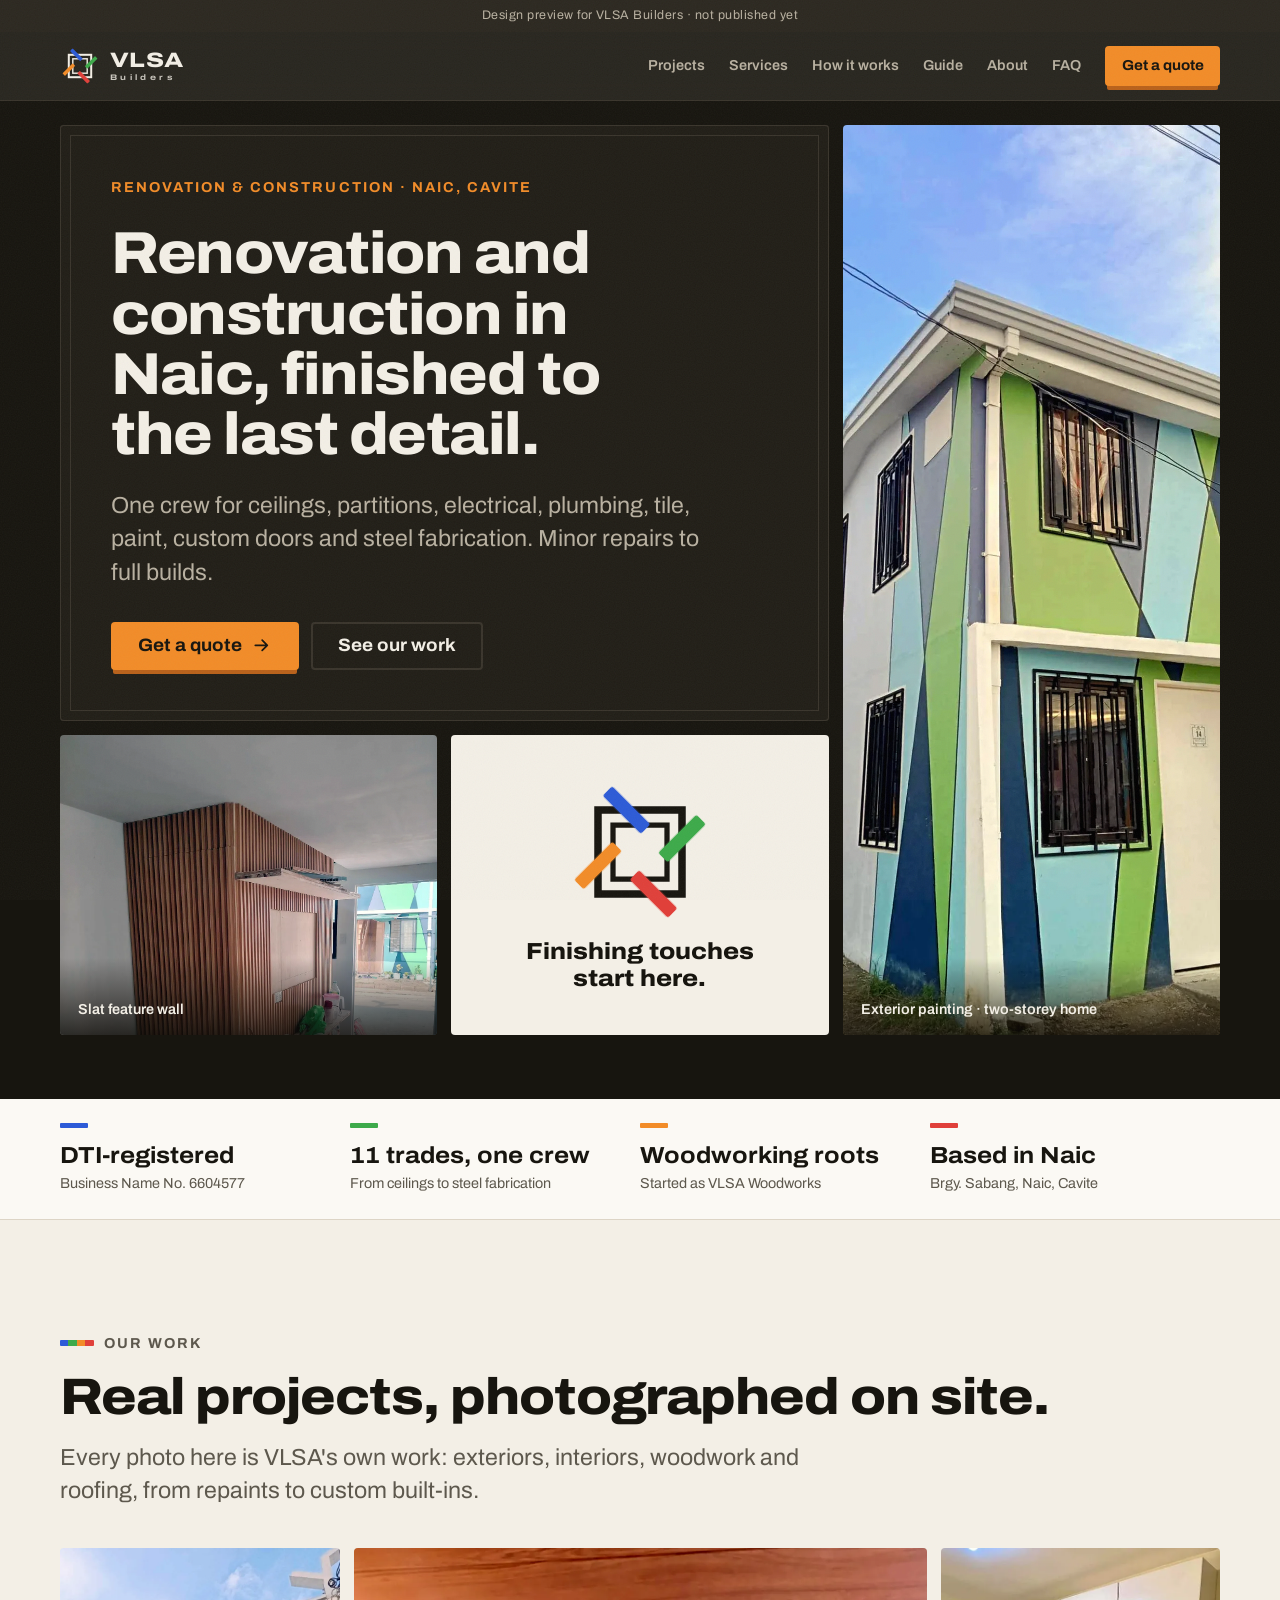
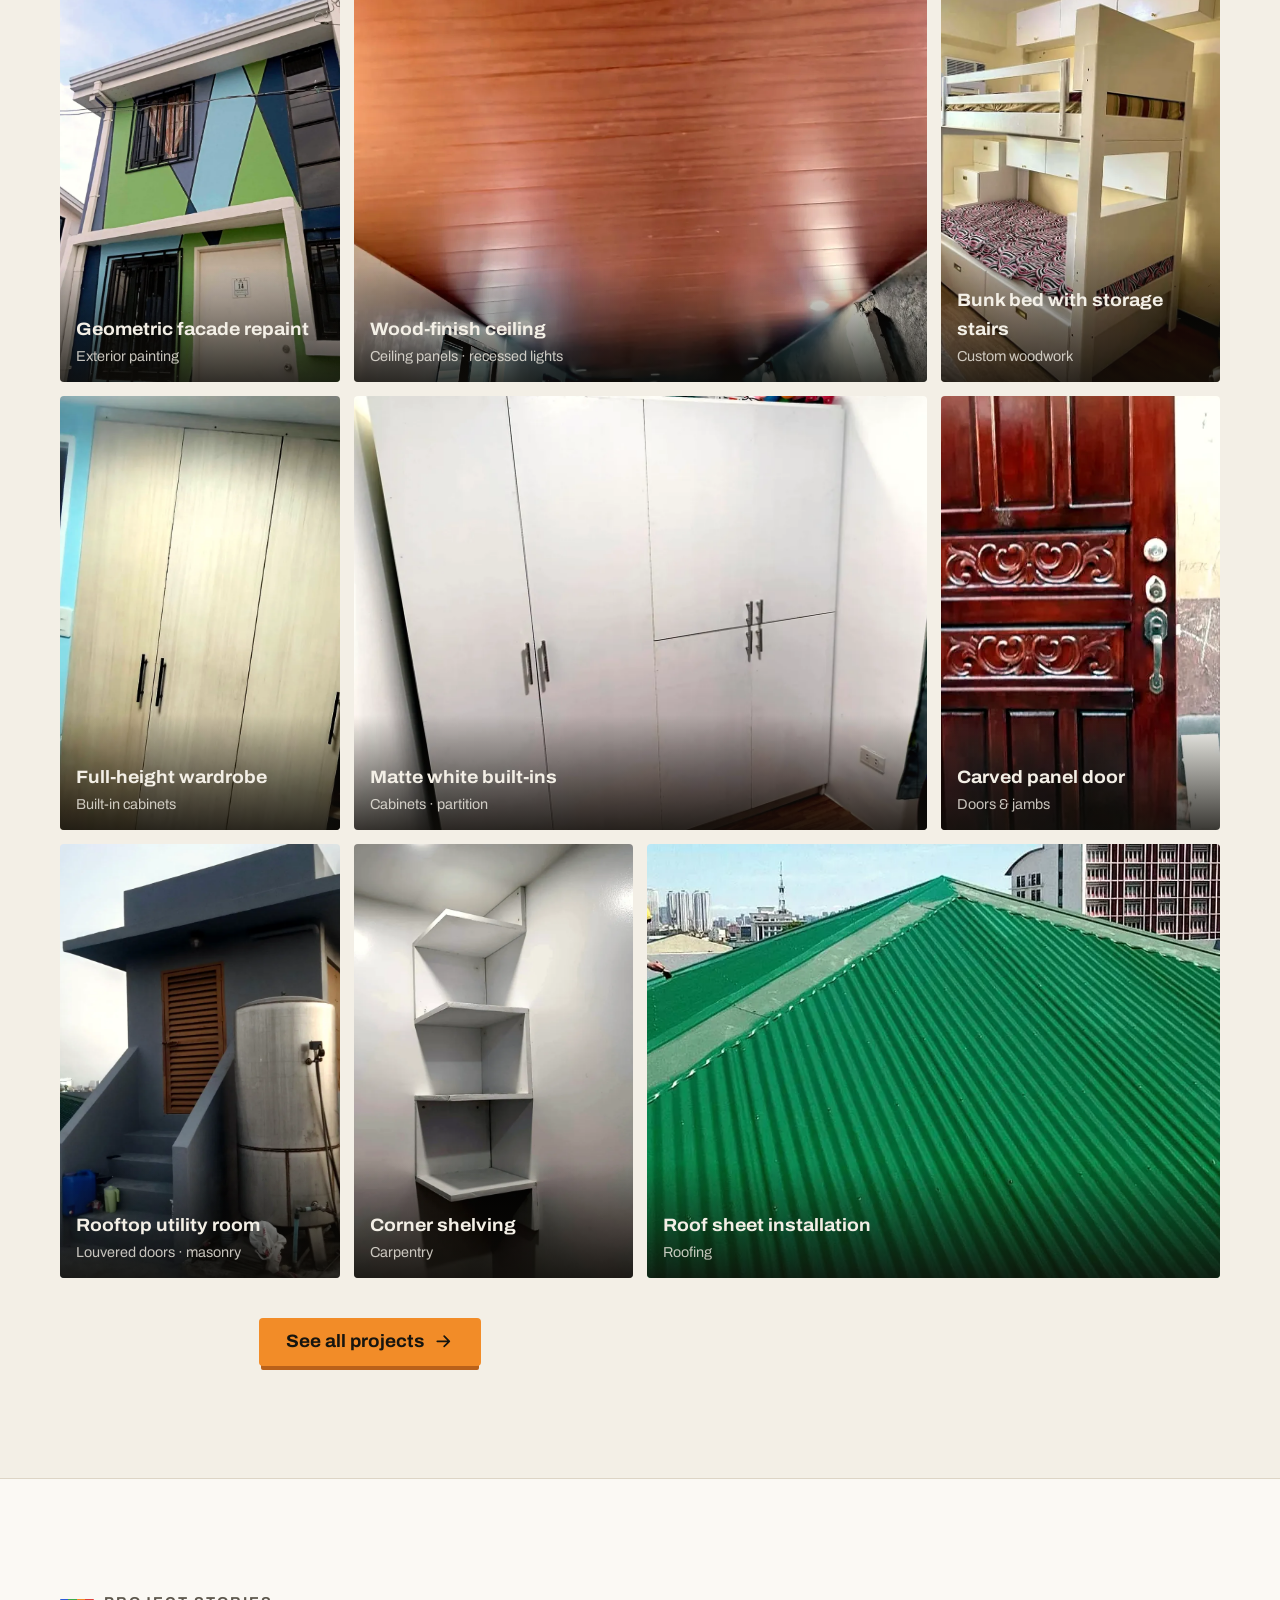
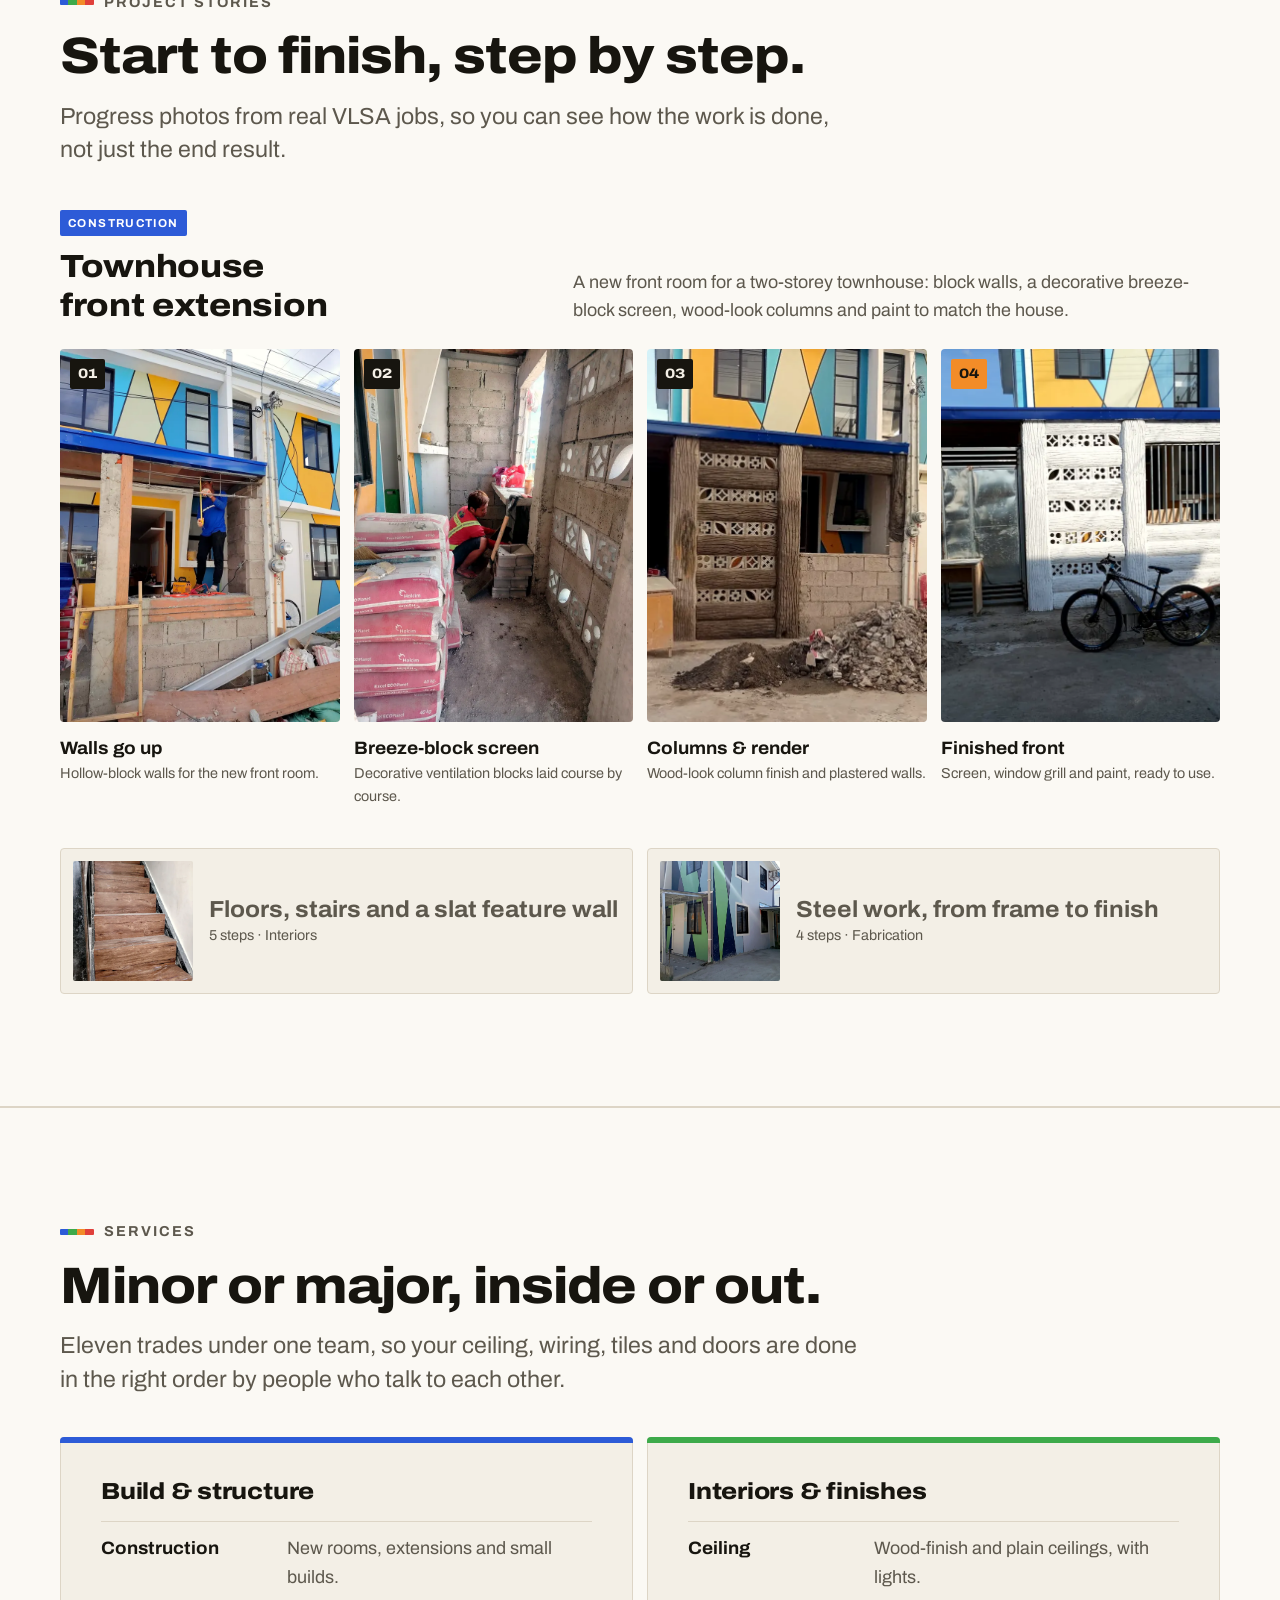
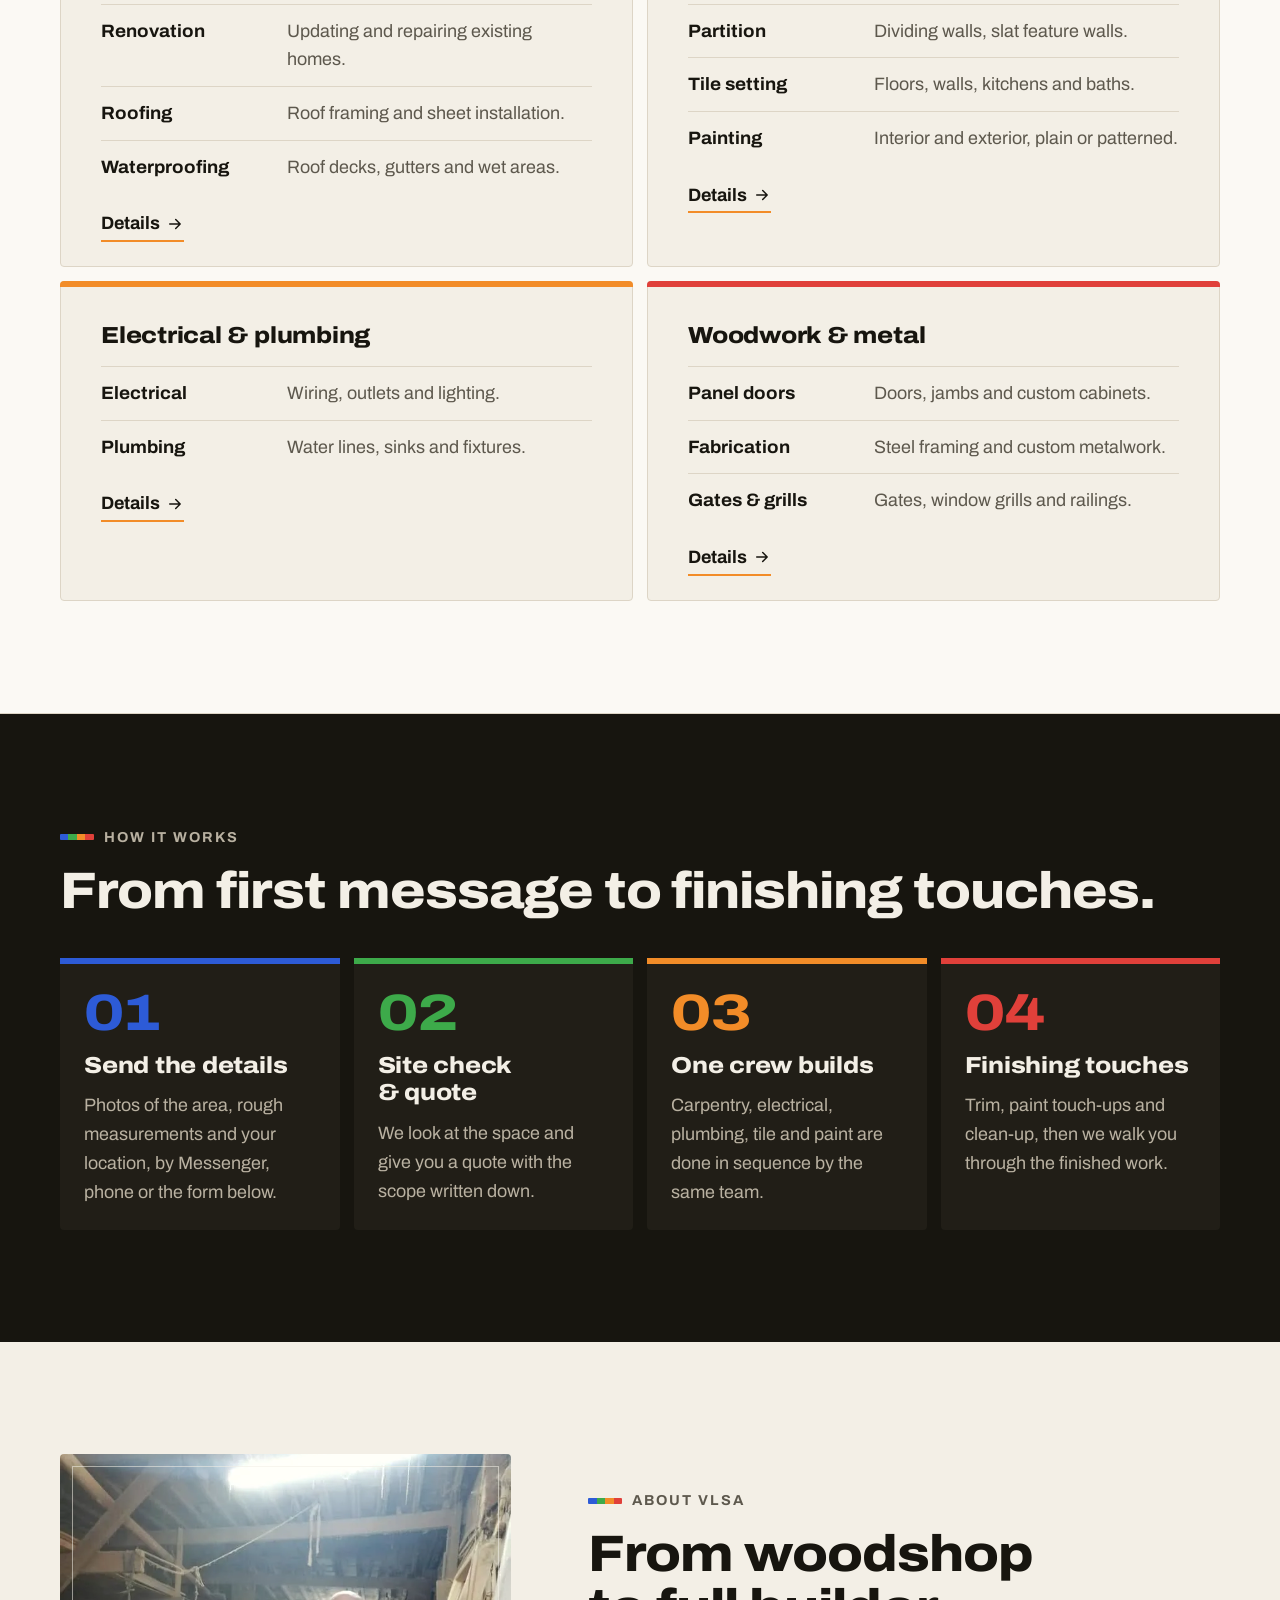
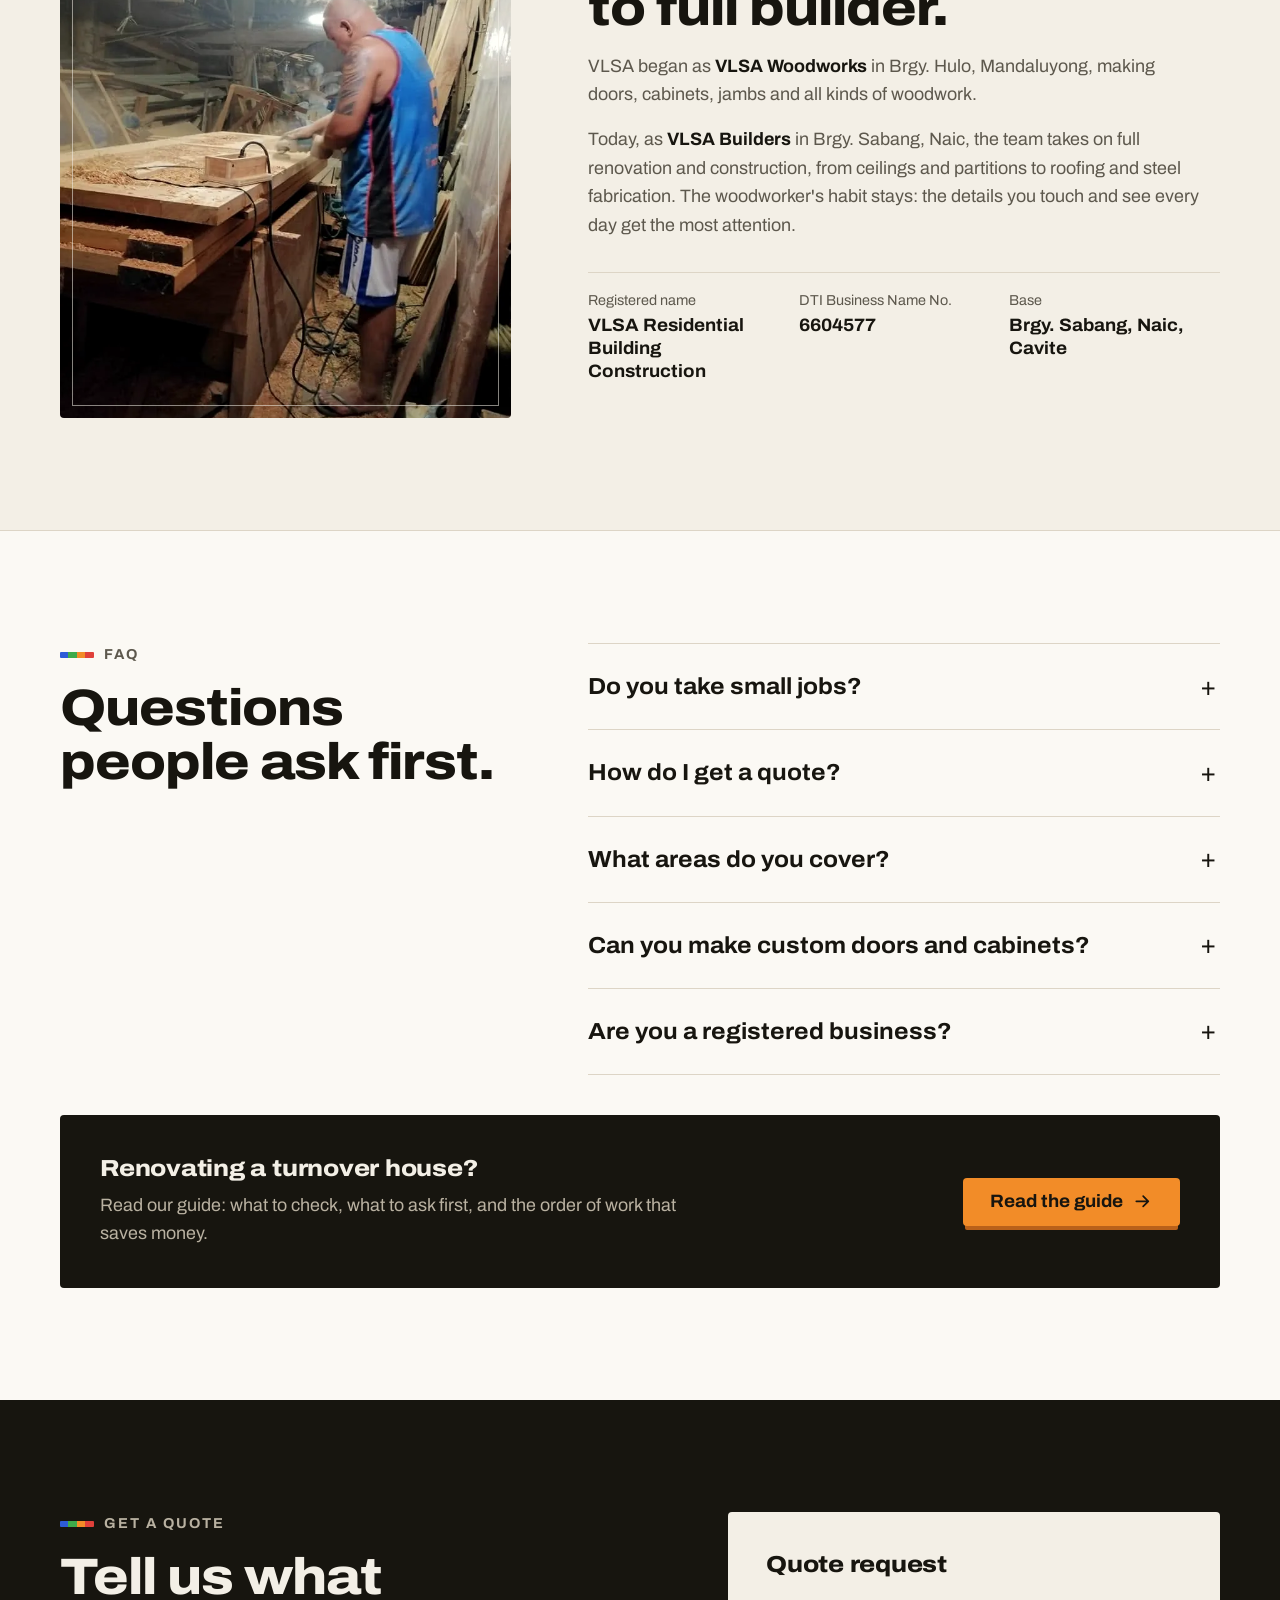
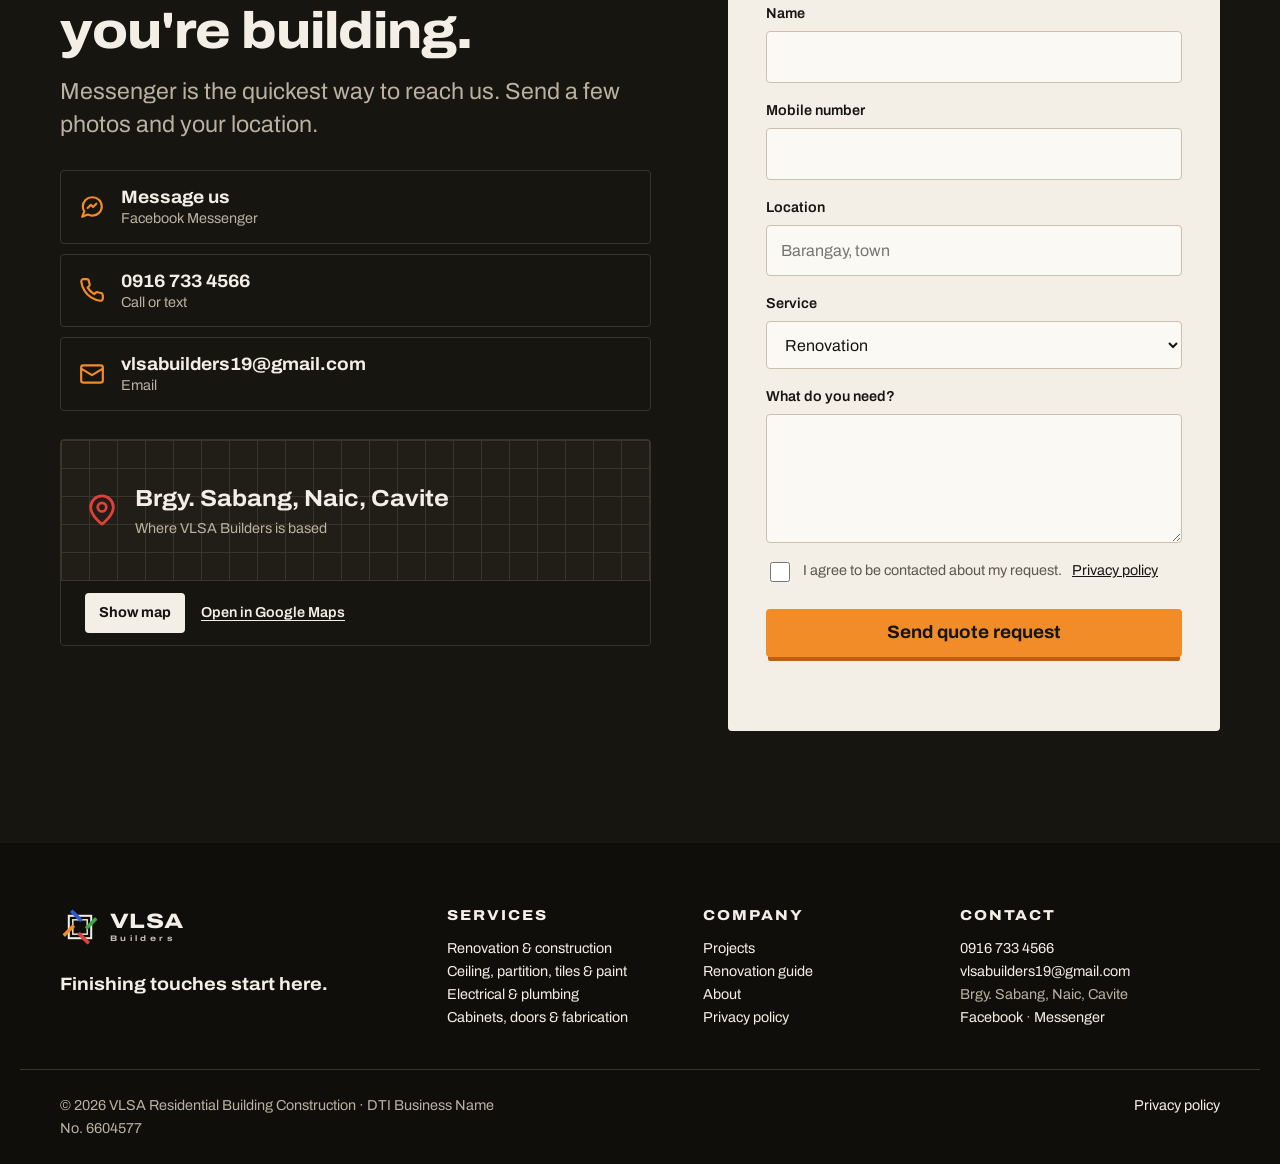
<file: index.html>
<!doctype html>
<html lang="en">
<head>
  <meta charset="utf-8">
  <meta name="viewport" content="width=device-width, initial-scale=1">
  <title>VLSA Builders | Renovation &amp; Construction in Naic, Cavite</title>
  <meta name="description" content="Renovation and construction in Naic, Cavite: ceilings, partitions, electrical, plumbing, tiles, painting, custom doors and fabrication. Message us for a quote.">
  <!-- PREVIEW: remove this line when the client approves the site for launch -->
  <meta name="robots" content="noindex, nofollow">
  <link rel="canonical" href="https://siler1o.github.io/vlsa-builders/">
  <meta name="theme-color" content="#17150f">
  <link rel="icon" href="assets/img/favicon.svg" type="image/svg+xml">
  <link rel="apple-touch-icon" href="assets/img/apple-touch-icon.png">

  <meta property="og:type" content="website">
  <meta property="og:site_name" content="VLSA Builders">
  <meta property="og:title" content="VLSA Builders | Renovation & Construction in Naic, Cavite">
  <meta property="og:description" content="One crew for ceilings, partitions, electrical, plumbing, tiles, paint, custom doors and fabrication. Finishing touches start here.">
  <meta property="og:url" content="https://siler1o.github.io/vlsa-builders/">
  <meta property="og:image" content="https://siler1o.github.io/vlsa-builders/assets/img/og-image.jpg">
  <meta property="og:image:width" content="1200">
  <meta property="og:image:height" content="630">
  <meta name="twitter:card" content="summary_large_image">

  <link rel="preconnect" href="https://fonts.googleapis.com">
  <link rel="preconnect" href="https://fonts.gstatic.com" crossorigin>
  <link href="https://fonts.googleapis.com/css2?family=Archivo:wdth,wght@100..125,400..800&display=swap" rel="stylesheet">
  <link rel="preload" as="image" href="assets/img/facade-geometric.webp" fetchpriority="high">
  <link rel="stylesheet" href="styles.css">

  <script type="application/ld+json">
  {
    "@context": "https://schema.org",
    "@type": "GeneralContractor",
    "name": "VLSA Builders",
    "legalName": "VLSA Residential Building Construction",
    "alternateName": "VLSA Woodworks",
    "slogan": "Finishing touches start here.",
    "description": "Renovation and construction contractor in Naic, Cavite offering ceiling, partition, electrical, plumbing, tile setting, painting, panel doors, fabrication, gates and grills, roofing and waterproofing.",
    "url": "https://siler1o.github.io/vlsa-builders/",
    "logo": "https://siler1o.github.io/vlsa-builders/assets/img/logo-mark.svg",
    "image": "https://siler1o.github.io/vlsa-builders/assets/img/og-image.jpg",
    "telephone": "+639167334566",
    "email": "vlsabuilders19@gmail.com",
    "address": {
      "@type": "PostalAddress",
      "addressLocality": "Brgy. Sabang, Naic",
      "addressRegion": "Cavite",
      "postalCode": "4110",
      "addressCountry": "PH"
    },
    "areaServed": [
      { "@type": "City", "name": "Naic, Cavite" },
      { "@type": "AdministrativeArea", "name": "Cavite" }
    ],
    "sameAs": ["https://www.facebook.com/vlsawoodworks"],
    "knowsAbout": ["Renovation", "Construction", "Ceiling", "Partition", "Electrical", "Plumbing", "Tile setting", "Painting", "Panel doors", "Fabrication", "Gates and grills", "Roofing", "Waterproofing"]
  }
  </script>
  <script>document.documentElement.classList.add('js')</script>
</head>
<body>
  <a class="skip" href="#main">Skip to content</a>

<!--HEADER-->
  <!-- PREVIEW: remove this bar at launch -->
  <div class="preview-bar">Design preview for VLSA Builders · not published yet</div>

  <header class="site-header">
    <div class="wrap header-inner">
      <a class="brand brand-light" href="./" aria-label="VLSA Builders home">
        <svg class="brand-mark" viewBox="0 0 100 100" aria-hidden="true"><use href="#mark-light"/></svg>
        <span class="brand-word">VLSA<small>Builders</small></span>
      </a>
      <nav class="nav" id="nav" aria-label="Main">
        <a href="projects.html">Projects</a>
        <a href="./#services">Services</a>
        <a href="./#process" aria-current="page">How it works</a>
        <a href="renovation-guide.html">Guide</a>
        <a href="./#about" aria-current="page">About</a>
        <a href="./#faq" aria-current="page">FAQ</a>
      </nav>
      <a class="btn btn-accent btn-sm header-cta" href="./#contact">Get a quote</a>
      <button class="menu-btn" type="button" aria-expanded="false" aria-controls="nav">
        <span class="sr-only">Menu</span><span class="menu-lines" aria-hidden="true"></span>
      </button>
    </div>
  </header>
<!--/HEADER-->

  <main id="main">
    <!-- HERO -->
    <section class="hero" id="top">
      <div class="wrap hero-grid">
        <div class="tile tile-head">
          <p class="eyebrow">Renovation &amp; construction · Naic, Cavite</p>
          <h1>Renovation and construction in Naic, finished to the last detail.</h1>
          <p class="lede">One crew for ceilings, partitions, electrical, plumbing, tile, paint, custom doors and steel fabrication. Minor repairs to full builds.</p>
          <div class="cta-row">
            <a class="btn btn-accent" href="#contact">Get a quote <svg class="i" aria-hidden="true"><use href="#i-arrow"/></svg></a>
            <a class="btn btn-ghost" href="#work">See our work</a>
          </div>
        </div>

        <figure class="tile tile-photo tile-facade">
          <img src="assets/img/facade-geometric.webp" width="1400" height="1750" alt="Two-storey home in Cavite with a geometric blue, green and grey exterior paint job by VLSA Builders" fetchpriority="high">
          <figcaption>Exterior painting · two-storey home</figcaption>
        </figure>

        <figure class="tile tile-photo tile-slat">
          <img src="assets/img/slat-wall.webp" width="1200" height="959" alt="Wood-slat feature partition with a floating shelf, built by VLSA Builders">
          <figcaption>Slat feature wall</figcaption>
        </figure>

        <div class="tile tile-mark">
          <svg class="mark-anim" viewBox="0 0 100 100" aria-hidden="true">
            <rect class="sq" pathLength="1" x="22" y="22" width="56" height="56" fill="none" stroke="currentColor" stroke-width="5"/>
            <rect class="sq sq2" pathLength="1" x="32" y="32" width="36" height="36" fill="none" stroke="currentColor" stroke-width="3.5"/>
            <g class="bar b1"><rect x="23" y="17.5" width="36" height="9" rx="1.5" transform="rotate(45 41 22)"/></g>
            <g class="bar b2" transform="rotate(90 50 50)"><rect x="23" y="17.5" width="36" height="9" rx="1.5" transform="rotate(45 41 22)"/></g>
            <g class="bar b3" transform="rotate(180 50 50)"><rect x="23" y="17.5" width="36" height="9" rx="1.5" transform="rotate(45 41 22)"/></g>
            <g class="bar b4" transform="rotate(270 50 50)"><rect x="23" y="17.5" width="36" height="9" rx="1.5" transform="rotate(45 41 22)"/></g>
          </svg>
          <p class="tagline">Finishing touches start here.</p>
        </div>
      </div>
    </section>

    <!-- TRUST -->
    <section class="trust" aria-label="Why VLSA">
      <ul class="wrap trust-list">
        <li style="--c: var(--blue)"><strong>DTI-registered</strong><span>Business Name No. 6604577</span></li>
        <li style="--c: var(--green)"><strong>11 trades, one crew</strong><span>From ceilings to steel fabrication</span></li>
        <li style="--c: var(--orange)"><strong>Woodworking roots</strong><span>Started as VLSA Woodworks</span></li>
        <li style="--c: var(--red)"><strong>Based in Naic</strong><span>Brgy. Sabang, Naic, Cavite</span></li>
      </ul>
    </section>

    <!-- WORK -->
    <section class="section work" id="work">
      <div class="wrap">
        <div class="section-head" data-reveal>
          <p class="kicker"><span class="bars" aria-hidden="true"></span>Our work</p>
          <h2>Real projects, photographed on site.</h2>
          <p>Every photo here is VLSA's own work: exteriors, interiors, woodwork and roofing, from repaints to custom built-ins.</p>
        </div>

        <div class="gallery">
          <figure class="g g-tall" data-reveal>
            <img src="assets/img/facade-detail.webp" width="1000" height="1250" loading="lazy" alt="Close view of a geometric two-tone exterior paint job on a Cavite townhouse">
            <figcaption><b>Geometric facade repaint</b><span>Exterior painting</span></figcaption>
          </figure>
          <figure class="g g-wide g-ceiling" data-reveal>
            <img src="assets/img/wood-ceiling.webp" width="1200" height="800" loading="lazy" alt="Wood-finish ceiling panels with recessed downlights in a hallway">
            <figcaption><b>Wood-finish ceiling</b><span>Ceiling panels · recessed lights</span></figcaption>
          </figure>
          <figure class="g" data-reveal>
            <img src="assets/img/bunk-bed.webp" width="691" height="922" loading="lazy" alt="White custom bunk bed with storage stairs and overhead cabinets">
            <figcaption><b>Bunk bed with storage stairs</b><span>Custom woodwork</span></figcaption>
          </figure>
          <figure class="g" data-reveal>
            <img src="assets/img/wardrobe.webp" width="900" height="1200" loading="lazy" alt="Floor-to-ceiling wardrobe with light wood-grain doors and black handles">
            <figcaption><b>Full-height wardrobe</b><span>Built-in cabinets</span></figcaption>
          </figure>
          <figure class="g g-wide" data-reveal>
            <img src="assets/img/built-in-cabinets.webp" width="1200" height="900" loading="lazy" alt="Matte white built-in cabinets with long steel handles">
            <figcaption><b>Matte white built-ins</b><span>Cabinets · partition</span></figcaption>
          </figure>
          <figure class="g" data-reveal>
            <img src="assets/img/carved-door.webp" width="403" height="716" loading="lazy" alt="Stained carved panel door with scroll details">
            <figcaption><b>Carved panel door</b><span>Doors &amp; jambs</span></figcaption>
          </figure>
          <figure class="g" data-reveal>
            <img src="assets/img/louvered-doors.webp" width="900" height="1200" loading="lazy" alt="Rooftop utility room with wooden louvered doors and concrete stairs">
            <figcaption><b>Rooftop utility room</b><span>Louvered doors · masonry</span></figcaption>
          </figure>
          <figure class="g" data-reveal>
            <img src="assets/img/corner-shelves.webp" width="900" height="1200" loading="lazy" alt="White floating corner shelves">
            <figcaption><b>Corner shelving</b><span>Carpentry</span></figcaption>
          </figure>
          <figure class="g g-wide" data-reveal>
            <img src="assets/img/roofing.webp" width="1200" height="600" loading="lazy" alt="Worker installing green corrugated roof sheets">
            <figcaption><b>Roof sheet installation</b><span>Roofing</span></figcaption>
          </figure>
        </div>
        <p class="center" data-reveal><a class="btn btn-accent" href="projects.html">See all projects <svg class="i" aria-hidden="true"><use href="#i-arrow"/></svg></a></p>
      </div>
    </section>

<!--STORIES-->
    <section class="section stories" id="stories">
      <div class="wrap">
        <div class="section-head" data-reveal>
          <p class="kicker"><span class="bars" aria-hidden="true"></span>Project stories</p>
          <h2>Start to finish, step by step.</h2>
          <p>Progress photos from real VLSA jobs, so you can see how the work is done, not just the end result.</p>
        </div>
        <article class="story" id="extension" data-reveal>
          <div class="story-head">
            <div><span class="tag" style="--c: var(--blue)">Construction</span><h3>Townhouse front extension</h3></div>
            <p>A new front room for a two-storey townhouse: block walls, a decorative breeze-block screen, wood-look columns and paint to match the house.</p>
          </div>
          <ol class="steps-strip">
            <li><figure><div class="ph"><img src="assets/img/story/s65.webp" loading="lazy" alt="Walls go up: Hollow-block walls for the new front room."></div><figcaption><b>Walls go up</b>Hollow-block walls for the new front room.</figcaption></figure></li>
            <li><figure><div class="ph"><img src="assets/img/story/s68.webp" loading="lazy" alt="Breeze-block screen: Decorative ventilation blocks laid course by course."></div><figcaption><b>Breeze-block screen</b>Decorative ventilation blocks laid course by course.</figcaption></figure></li>
            <li><figure><div class="ph"><img src="assets/img/story/s57.webp" loading="lazy" alt="Columns &amp; render: Wood-look column finish and plastered walls."></div><figcaption><b>Columns &amp; render</b>Wood-look column finish and plastered walls.</figcaption></figure></li>
            <li><figure><div class="ph"><img src="assets/img/story/s47.webp" loading="lazy" alt="Finished front: Screen, window grill and paint, ready to use."></div><figcaption><b>Finished front</b>Screen, window grill and paint, ready to use.</figcaption></figure></li>
          </ol>
        </article>
        <div class="story-teasers" data-reveal>
          <a class="teaser" href="projects.html#fitout"><img src="assets/img/story/s79.webp" loading="lazy" alt=""><span><b>Floors, stairs and a slat feature wall</b>5 steps · Interiors</span></a>
          <a class="teaser" href="projects.html#steel"><img src="assets/img/story/s122.webp" loading="lazy" alt=""><span><b>Steel work, from frame to finish</b>4 steps · Fabrication</span></a>
        </div>
      </div>
    </section>
<!--/STORIES-->

    <!-- SERVICES -->
    <section class="section services" id="services">
      <div class="wrap">
        <div class="section-head" data-reveal>
          <p class="kicker"><span class="bars" aria-hidden="true"></span>Services</p>
          <h2>Minor or major, inside or out.</h2>
          <p>Eleven trades under one team, so your ceiling, wiring, tiles and doors are done in the right order by people who talk to each other.</p>
        </div>

        <div class="svc-grid">
          <article class="svc" style="--c: var(--blue)" data-reveal>
            <h3>Build &amp; structure</h3>
            <ul>
              <li><b>Construction</b> New rooms, extensions and small builds.</li>
              <li><b>Renovation</b> Updating and repairing existing homes.</li>
              <li><b>Roofing</b> Roof framing and sheet installation.</li>
              <li><b>Waterproofing</b> Roof decks, gutters and wet areas.</li>
            </ul>
            <p class="more-link"><a class="link-arrow" href="renovation-construction-naic.html">Details <svg class="i" aria-hidden="true"><use href="#i-arrow"/></svg></a></p>
          </article>
          <article class="svc" style="--c: var(--green)" data-reveal>
            <h3>Interiors &amp; finishes</h3>
            <ul>
              <li><b>Ceiling</b> Wood-finish and plain ceilings, with lights.</li>
              <li><b>Partition</b> Dividing walls, slat feature walls.</li>
              <li><b>Tile setting</b> Floors, walls, kitchens and baths.</li>
              <li><b>Painting</b> Interior and exterior, plain or patterned.</li>
            </ul>
            <p class="more-link"><a class="link-arrow" href="ceiling-partition-tiles-naic.html">Details <svg class="i" aria-hidden="true"><use href="#i-arrow"/></svg></a></p>
          </article>
          <article class="svc" style="--c: var(--orange)" data-reveal>
            <h3>Electrical &amp; plumbing</h3>
            <ul>
              <li><b>Electrical</b> Wiring, outlets and lighting.</li>
              <li><b>Plumbing</b> Water lines, sinks and fixtures.</li>
            </ul>
            <p class="more-link"><a class="link-arrow" href="electrical-plumbing-naic.html">Details <svg class="i" aria-hidden="true"><use href="#i-arrow"/></svg></a></p>
          </article>
          <article class="svc" style="--c: var(--red)" data-reveal>
            <h3>Woodwork &amp; metal</h3>
            <ul>
              <li><b>Panel doors</b> Doors, jambs and custom cabinets.</li>
              <li><b>Fabrication</b> Steel framing and custom metalwork.</li>
              <li><b>Gates &amp; grills</b> Gates, window grills and railings.</li>
            </ul>
            <p class="more-link"><a class="link-arrow" href="cabinets-doors-fabrication-naic.html">Details <svg class="i" aria-hidden="true"><use href="#i-arrow"/></svg></a></p>
          </article>
        </div>
      </div>
    </section>

    <!-- PROCESS -->
    <section class="section process" id="process">
      <div class="wrap">
        <div class="section-head" data-reveal>
          <p class="kicker"><span class="bars" aria-hidden="true"></span>How it works</p>
          <h2>From first message to finishing touches.</h2>
        </div>
        <ol class="steps">
          <li style="--c: var(--blue)" data-reveal><span class="n">01</span><h3>Send the details</h3><p>Photos of the area, rough measurements and your location, by Messenger, phone or the form below.</p></li>
          <li style="--c: var(--green)" data-reveal><span class="n">02</span><h3>Site check &amp; quote</h3><p>We look at the space and give you a quote with the scope written down.</p></li>
          <li style="--c: var(--orange)" data-reveal><span class="n">03</span><h3>One crew builds</h3><p>Carpentry, electrical, plumbing, tile and paint are done in sequence by the same team.</p></li>
          <li style="--c: var(--red)" data-reveal><span class="n">04</span><h3>Finishing touches</h3><p>Trim, paint touch-ups and clean-up, then we walk you through the finished work.</p></li>
        </ol>
      </div>
    </section>

    <!-- ABOUT -->
    <section class="section about" id="about">
      <div class="wrap about-grid">
        <figure class="about-photo" data-reveal>
          <img src="assets/img/woodshop.webp" width="720" height="960" loading="lazy" alt="VLSA carpenter planing lumber in the woodshop">
        </figure>
        <div class="about-copy" data-reveal>
          <p class="kicker"><span class="bars" aria-hidden="true"></span>About VLSA</p>
          <h2>From woodshop to full builder.</h2>
          <p>VLSA began as <b>VLSA Woodworks</b> in Brgy. Hulo, Mandaluyong, making doors, cabinets, jambs and all kinds of woodwork.</p>
          <p>Today, as <b>VLSA Builders</b> in Brgy. Sabang, Naic, the team takes on full renovation and construction, from ceilings and partitions to roofing and steel fabrication. The woodworker's habit stays: the details you touch and see every day get the most attention.</p>
          <dl class="facts">
            <div><dt>Registered name</dt><dd>VLSA Residential Building Construction</dd></div>
            <div><dt>DTI Business Name No.</dt><dd>6604577</dd></div>
            <div><dt>Base</dt><dd>Brgy. Sabang, Naic, Cavite</dd></div>
          </dl>
        </div>
      </div>
    </section>

    <!-- FAQ -->
    <section class="section faq" id="faq">
      <div class="wrap faq-grid">
        <div class="section-head" data-reveal>
          <p class="kicker"><span class="bars" aria-hidden="true"></span>FAQ</p>
          <h2>Questions people ask first.</h2>
        </div>
        <div class="faq-list" data-reveal>
          <details>
            <summary>Do you take small jobs?</summary>
            <p>Yes. VLSA handles minor and major renovation and construction, from a single door or ceiling to a full build.</p>
          </details>
          <details>
            <summary>How do I get a quote?</summary>
            <p>Send photos of the area, rough measurements and your location through Messenger, the form or a call. We'll reply with next steps.</p>
          </details>
          <details>
            <summary>What areas do you cover?</summary>
            <p>Our base is Brgy. Sabang, Naic, Cavite. Send us your location and we'll confirm if we can take the job.</p>
          </details>
          <details>
            <summary>Can you make custom doors and cabinets?</summary>
            <p>Yes. VLSA started as a woodworks shop, so panel doors, jambs, wardrobes, built-ins and beds are made to fit your space.</p>
          </details>
          <details>
            <summary>Are you a registered business?</summary>
            <p>Yes. VLSA Residential Building Construction is registered with the DTI, Business Name No. 6604577, valid until December 2029.</p>
          </details>
        </div>
      </div>
      <div class="wrap">
        <div class="guide-teaser" data-reveal>
          <div>
            <h3>Renovating a turnover house?</h3>
            <p>Read our guide: what to check, what to ask first, and the order of work that saves money.</p>
          </div>
          <a class="btn btn-accent" href="renovation-guide.html">Read the guide <svg class="i" aria-hidden="true"><use href="#i-arrow"/></svg></a>
        </div>
      </div>
    </section>

    <!-- CONTACT -->
    <section class="section contact" id="contact">
      <div class="wrap contact-grid">
        <div class="contact-copy" data-reveal>
          <p class="kicker"><span class="bars" aria-hidden="true"></span>Get a quote</p>
          <h2>Tell us what you're building.</h2>
          <p>Messenger is the quickest way to reach us. Send a few photos and your location.</p>
          <ul class="channels">
            <li><a href="https://m.me/vlsawoodworks" target="_blank" rel="noopener" data-goatcounter-click="messenger"><svg class="i" aria-hidden="true"><use href="#i-chat"/></svg><span><b>Message us</b>Facebook Messenger</span></a></li>
            <li><a href="tel:+639167334566" data-goatcounter-click="call"><svg class="i" aria-hidden="true"><use href="#i-phone"/></svg><span><b>0916 733 4566</b>Call or text</span></a></li>
            <li><a href="mailto:vlsabuilders19@gmail.com" data-goatcounter-click="email"><svg class="i" aria-hidden="true"><use href="#i-mail"/></svg><span><b>vlsabuilders19@gmail.com</b>Email</span></a></li>
          </ul>
          <div class="map" data-embed="https://www.google.com/maps?q=Sabang,+Naic,+Cavite&output=embed">
            <div class="map-card">
              <svg class="i" aria-hidden="true"><use href="#i-pin"/></svg>
              <p><b>Brgy. Sabang, Naic, Cavite</b>Where VLSA Builders is based</p>
            </div>
            <div class="map-actions">
              <button type="button" class="map-load">Show map</button>
              <a href="https://www.google.com/maps/search/?api=1&amp;query=Sabang+Naic+Cavite" target="_blank" rel="noopener">Open in Google Maps</a>
            </div>
          </div>
        </div>

        <!-- Replace FORM_ID with the client's Formspree form ID before launch -->
        <form class="form" action="https://formspree.io/f/FORM_ID" method="POST" data-reveal>
          <h3>Quote request</h3>
          <label>Name <input name="name" required autocomplete="name"></label>
          <label>Mobile number <input name="phone" type="tel" required autocomplete="tel" inputmode="tel"></label>
          <label>Location <input name="location" placeholder="Barangay, town" autocomplete="address-level2"></label>
          <label>Service
            <select name="service">
              <option>Renovation</option><option>Construction</option><option>Ceiling</option><option>Partition</option>
              <option>Electrical</option><option>Plumbing</option><option>Tile setting</option><option>Painting</option>
              <option>Panel door / cabinets</option><option>Fabrication / gates &amp; grills</option><option>Roofing / waterproofing</option><option>Other</option>
            </select>
          </label>
          <label>What do you need? <textarea name="message" rows="4" required></textarea></label>
          <input type="text" name="_gotcha" tabindex="-1" autocomplete="off" class="hp" aria-hidden="true">
          <label class="consent"><input type="checkbox" required> I agree to be contacted about my request. <a href="privacy.html">Privacy policy</a></label>
          <button class="btn btn-accent" type="submit">Send quote request</button>
          <p class="form-note" role="status"></p>
        </form>
      </div>
    </section>
  </main>

<!--FOOTER-->
  <footer class="site-footer">
    <div class="wrap footer-grid cols-4">
      <div>
        <a class="brand brand-light" href="./" aria-label="VLSA Builders home">
          <svg class="brand-mark" viewBox="0 0 100 100" aria-hidden="true"><use href="#mark-light"/></svg>
          <span class="brand-word">VLSA<small>Builders</small></span>
        </a>
        <p class="foot-tag">Finishing touches start here.</p>
      </div>
      <div>
        <h3>Services</h3>
        <p><a href="renovation-construction-naic.html">Renovation &amp; construction</a><br><a href="ceiling-partition-tiles-naic.html">Ceiling, partition, tiles &amp; paint</a><br><a href="electrical-plumbing-naic.html">Electrical &amp; plumbing</a><br><a href="cabinets-doors-fabrication-naic.html">Cabinets, doors &amp; fabrication</a></p>
      </div>
      <div>
        <h3>Company</h3>
        <p><a href="projects.html">Projects</a><br><a href="renovation-guide.html">Renovation guide</a><br><a href="./#about">About</a><br><a href="privacy.html">Privacy policy</a></p>
      </div>
      <div>
        <h3>Contact</h3>
        <p><a href="tel:+639167334566">0916 733 4566</a><br><a href="mailto:vlsabuilders19@gmail.com">vlsabuilders19@gmail.com</a><br>Brgy. Sabang, Naic, Cavite<br><a href="https://www.facebook.com/vlsawoodworks" target="_blank" rel="noopener">Facebook</a> · <a href="https://m.me/vlsawoodworks" target="_blank" rel="noopener">Messenger</a></p>
      </div>
    </div>
    <div class="wrap foot-legal">
      <p>© 2026 VLSA Residential Building Construction · DTI Business Name No. 6604577</p>
      <p><a href="privacy.html">Privacy policy</a></p>
    </div>
  </footer>

  <nav class="contact-bar" aria-label="Quick contact">
    <a href="tel:+639167334566" data-goatcounter-click="call-bar"><svg class="i" aria-hidden="true"><use href="#i-phone"/></svg>Call</a>
    <a href="https://m.me/vlsawoodworks" target="_blank" rel="noopener" data-goatcounter-click="messenger-bar"><svg class="i" aria-hidden="true"><use href="#i-chat"/></svg>Messenger</a>
  </nav>

  <!-- Sprite: brand mark + icons (Lucide-style, 2px stroke) -->
  <svg width="0" height="0" style="position:absolute" aria-hidden="true">
    <symbol id="mark" viewBox="0 0 100 100">
      <rect x="22" y="22" width="56" height="56" fill="none" stroke="#17150f" stroke-width="5"/>
      <rect x="32" y="32" width="36" height="36" fill="none" stroke="#17150f" stroke-width="3.5"/>
      <rect x="23" y="17.5" width="36" height="9" rx="1.5" fill="#2d5bd7" transform="rotate(45 41 22)"/>
      <rect x="23" y="17.5" width="36" height="9" rx="1.5" fill="#3daa4a" transform="rotate(90 50 50) rotate(45 41 22)"/>
      <rect x="23" y="17.5" width="36" height="9" rx="1.5" fill="#e0403a" transform="rotate(180 50 50) rotate(45 41 22)"/>
      <rect x="23" y="17.5" width="36" height="9" rx="1.5" fill="#f28c28" transform="rotate(270 50 50) rotate(45 41 22)"/>
    </symbol>
    <symbol id="mark-light" viewBox="0 0 100 100">
      <rect x="22" y="22" width="56" height="56" fill="none" stroke="#f3efe6" stroke-width="5"/>
      <rect x="32" y="32" width="36" height="36" fill="none" stroke="#f3efe6" stroke-width="3.5"/>
      <rect x="23" y="17.5" width="36" height="9" rx="1.5" fill="#2d5bd7" transform="rotate(45 41 22)"/>
      <rect x="23" y="17.5" width="36" height="9" rx="1.5" fill="#3daa4a" transform="rotate(90 50 50) rotate(45 41 22)"/>
      <rect x="23" y="17.5" width="36" height="9" rx="1.5" fill="#e0403a" transform="rotate(180 50 50) rotate(45 41 22)"/>
      <rect x="23" y="17.5" width="36" height="9" rx="1.5" fill="#f28c28" transform="rotate(270 50 50) rotate(45 41 22)"/>
    </symbol>
    <symbol id="i-arrow" viewBox="0 0 24 24" fill="none" stroke="currentColor" stroke-width="2" stroke-linecap="round" stroke-linejoin="round"><path d="M5 12h14M13 6l6 6-6 6"/></symbol>
    <symbol id="i-phone" viewBox="0 0 24 24" fill="none" stroke="currentColor" stroke-width="2" stroke-linecap="round" stroke-linejoin="round"><path d="M22 16.9v3a2 2 0 0 1-2.2 2 19.8 19.8 0 0 1-8.6-3.1 19.5 19.5 0 0 1-6-6A19.8 19.8 0 0 1 2.1 4.2 2 2 0 0 1 4.1 2h3a2 2 0 0 1 2 1.7c.1.9.4 1.8.7 2.7a2 2 0 0 1-.5 2.1L8 9.8a16 16 0 0 0 6 6l1.3-1.3a2 2 0 0 1 2.1-.4c.9.3 1.8.6 2.7.7a2 2 0 0 1 1.7 2z"/></symbol>
    <symbol id="i-chat" viewBox="0 0 24 24" fill="none" stroke="currentColor" stroke-width="2" stroke-linecap="round" stroke-linejoin="round"><path d="M21 11.5a8.4 8.4 0 0 1-9 8.4 8.6 8.6 0 0 1-3.8-.9L3 21l1.9-4.9A8.4 8.4 0 0 1 3.5 11.5 8.5 8.5 0 0 1 12 3a8.4 8.4 0 0 1 9 8.5z"/><path d="m8 13 3-3 2 2 3-3"/></symbol>
    <symbol id="i-mail" viewBox="0 0 24 24" fill="none" stroke="currentColor" stroke-width="2" stroke-linecap="round" stroke-linejoin="round"><rect x="2" y="4" width="20" height="16" rx="2"/><path d="m22 7-10 6L2 7"/></symbol>
    <symbol id="i-pin" viewBox="0 0 24 24" fill="none" stroke="currentColor" stroke-width="2" stroke-linecap="round" stroke-linejoin="round"><path d="M20 10c0 6-8 12-8 12s-8-6-8-12a8 8 0 0 1 16 0z"/><circle cx="12" cy="10" r="3"/></symbol>
  </svg>
<!--/FOOTER-->

  <script src="script.js" defer></script>
</body>
</html>
</file>
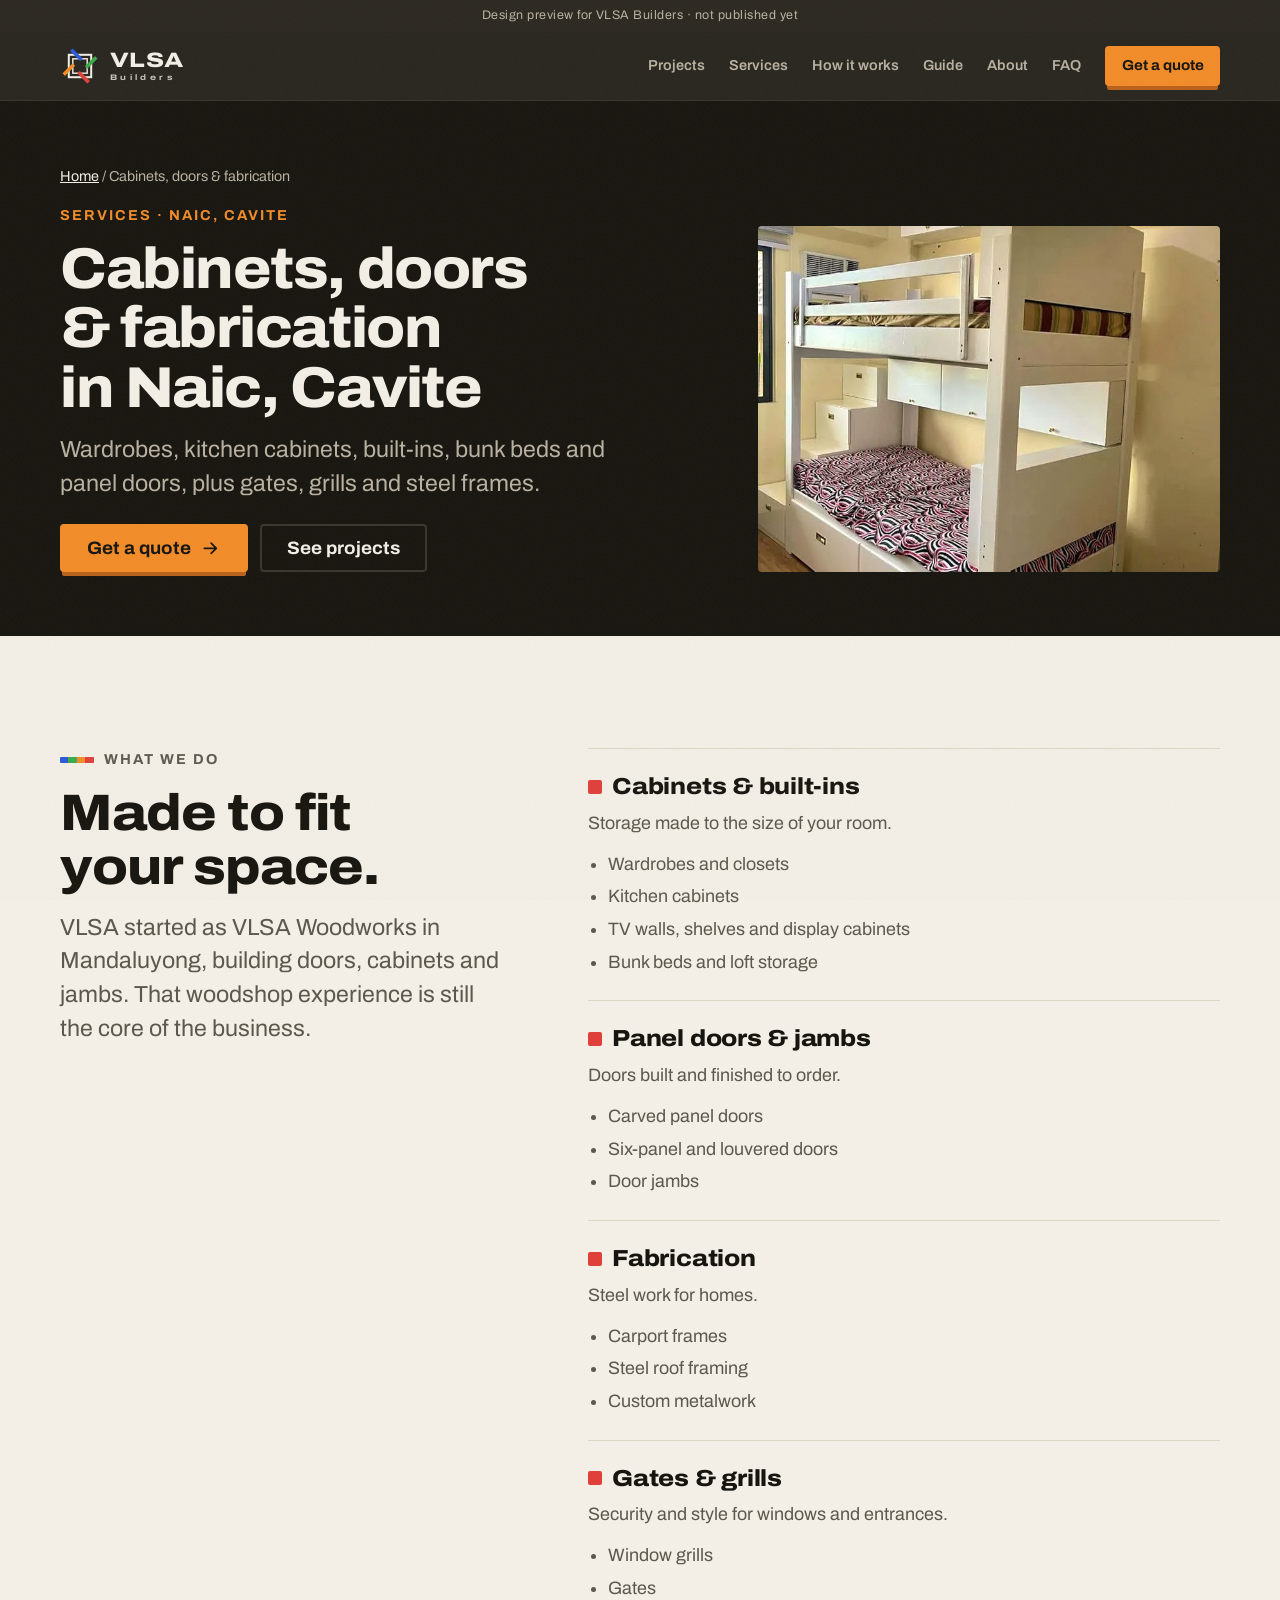
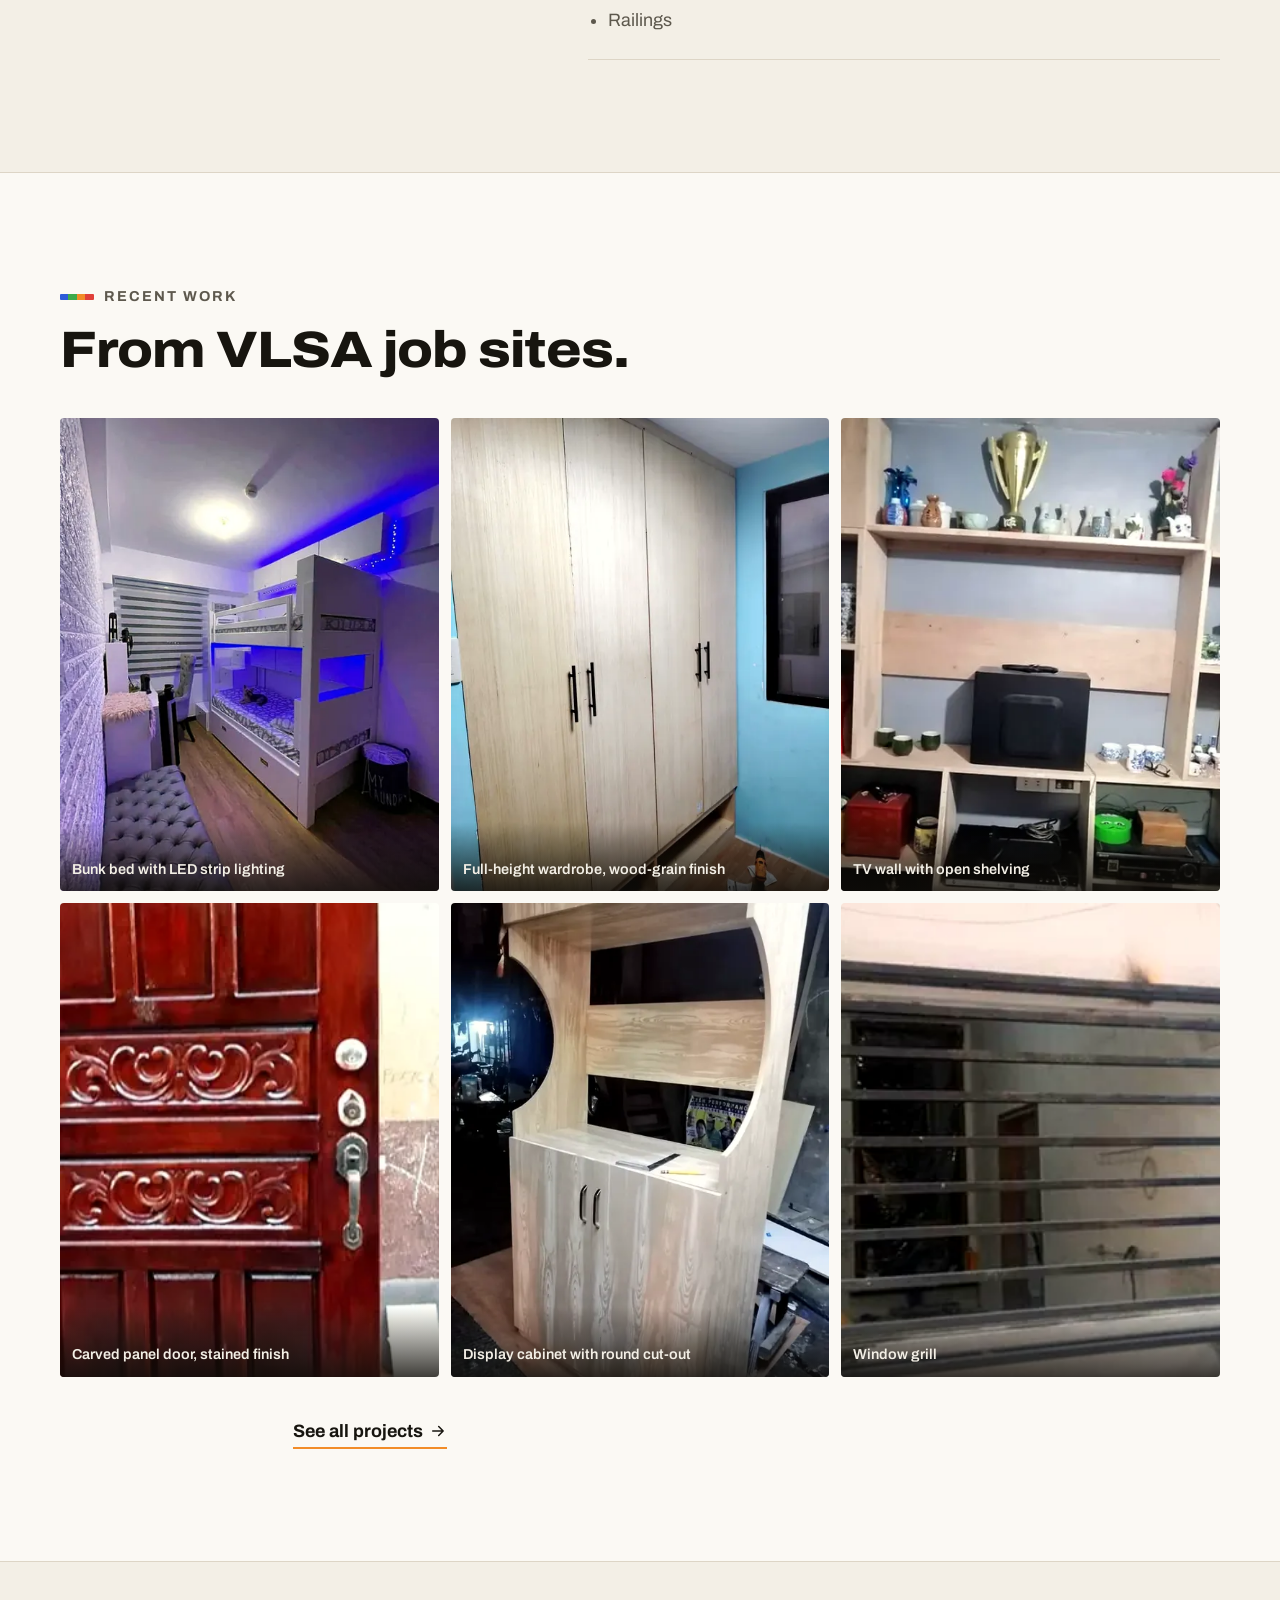
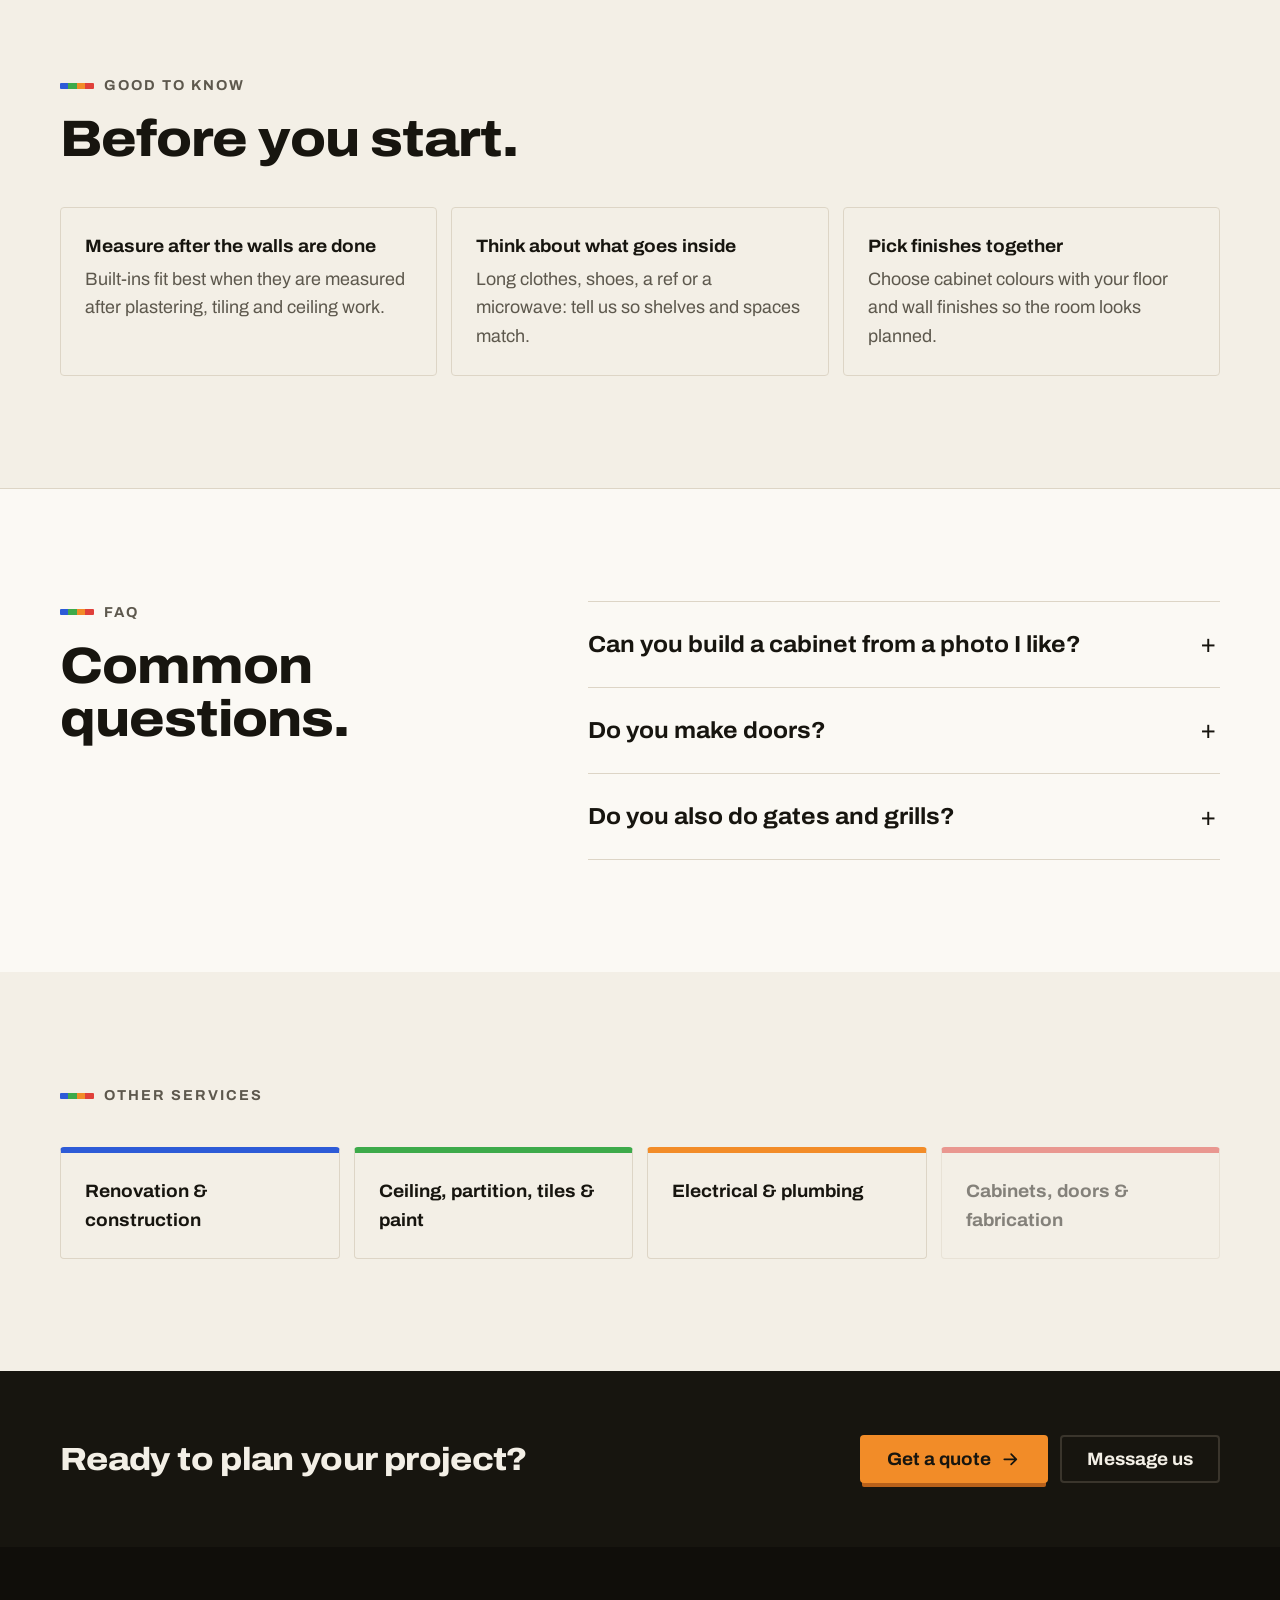
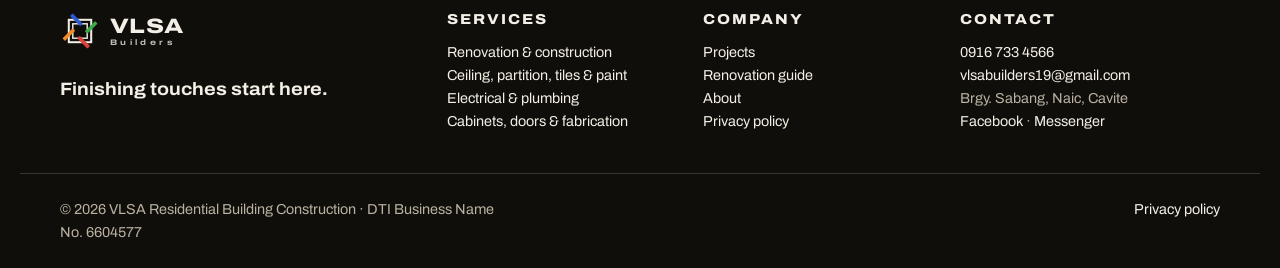
<file: cabinets-doors-fabrication-naic.html>
<!doctype html>
<html lang="en">
<head>
  <meta charset="utf-8">
  <meta name="viewport" content="width=device-width, initial-scale=1">
  <title>Cabinets, doors &amp; fabrication in Naic, Cavite | VLSA Builders</title>
  <meta name="description" content="Custom cabinets, wardrobes, panel doors, gates, grills and steel fabrication in Naic, Cavite by VLSA Builders, formerly VLSA Woodworks.">
  <!-- PREVIEW: remove this line when the client approves the site for launch -->
  <meta name="robots" content="noindex, nofollow">
  <link rel="canonical" href="https://siler1o.github.io/vlsa-builders/cabinets-doors-fabrication-naic.html">
  <meta name="theme-color" content="#17150f">
  <link rel="icon" href="assets/img/favicon.svg" type="image/svg+xml">
  <link rel="apple-touch-icon" href="assets/img/apple-touch-icon.png">
  <meta property="og:type" content="website">
  <meta property="og:site_name" content="VLSA Builders">
  <meta property="og:title" content="Cabinets, doors &amp; fabrication in Naic, Cavite | VLSA Builders">
  <meta property="og:description" content="Custom cabinets, wardrobes, panel doors, gates, grills and steel fabrication in Naic, Cavite by VLSA Builders, formerly VLSA Woodworks.">
  <meta property="og:url" content="https://siler1o.github.io/vlsa-builders/cabinets-doors-fabrication-naic.html">
  <meta property="og:image" content="https://siler1o.github.io/vlsa-builders/assets/img/og-image.jpg">
  <meta name="twitter:card" content="summary_large_image">
  <link rel="preconnect" href="https://fonts.googleapis.com">
  <link rel="preconnect" href="https://fonts.gstatic.com" crossorigin>
  <link href="https://fonts.googleapis.com/css2?family=Archivo:wdth,wght@100..125,400..800&display=swap" rel="stylesheet">
  <link rel="stylesheet" href="styles.css">
  <script type="application/ld+json">
  {"@context": "https://schema.org", "@type": "BreadcrumbList", "itemListElement": [{"@type": "ListItem", "position": 1, "name": "Home", "item": "https://siler1o.github.io/vlsa-builders/"}, {"@type": "ListItem", "position": 2, "name": "Cabinets, doors & fabrication", "item": "https://siler1o.github.io/vlsa-builders/cabinets-doors-fabrication-naic.html"}]}
  </script>
  <script type="application/ld+json">
  {"@context": "https://schema.org", "@type": "Service", "name": "Cabinets, doors & fabrication in Naic, Cavite", "serviceType": ["Custom cabinetry", "Door fabrication", "Steel fabrication", "Gates and grills"], "provider": {"@type": "GeneralContractor", "name": "VLSA Builders", "telephone": "+639167334566", "url": "https://siler1o.github.io/vlsa-builders/"}, "areaServed": {"@type": "City", "name": "Naic, Cavite"}, "url": "https://siler1o.github.io/vlsa-builders/cabinets-doors-fabrication-naic.html"}
  </script>
  <script type="application/ld+json">
  {"@context": "https://schema.org", "@type": "FAQPage", "mainEntity": [{"@type": "Question", "name": "Can you build a cabinet from a photo I like?", "acceptedAnswer": {"@type": "Answer", "text": "Send the photo and your measurements. We will tell you what fits your space and quote it."}}, {"@type": "Question", "name": "Do you make doors?", "acceptedAnswer": {"@type": "Answer", "text": "Yes. Panel doors and jambs have been part of VLSA since the VLSA Woodworks days."}}, {"@type": "Question", "name": "Do you also do gates and grills?", "acceptedAnswer": {"@type": "Answer", "text": "Yes. Gates, window grills and railings are fabricated and installed by our team."}}]}
  </script>
  <script>document.documentElement.classList.add('js')</script>
</head>
<body>
  <a class="skip" href="#main">Skip to content</a>

<!--HEADER-->
  <!-- PREVIEW: remove this bar at launch -->
  <div class="preview-bar">Design preview for VLSA Builders · not published yet</div>

  <header class="site-header">
    <div class="wrap header-inner">
      <a class="brand brand-light" href="./" aria-label="VLSA Builders home">
        <svg class="brand-mark" viewBox="0 0 100 100" aria-hidden="true"><use href="#mark-light"/></svg>
        <span class="brand-word">VLSA<small>Builders</small></span>
      </a>
      <nav class="nav" id="nav" aria-label="Main">
        <a href="projects.html">Projects</a>
        <a href="./#services" aria-current="page">Services</a>
        <a href="./#process">How it works</a>
        <a href="renovation-guide.html">Guide</a>
        <a href="./#about">About</a>
        <a href="./#faq">FAQ</a>
      </nav>
      <a class="btn btn-accent btn-sm header-cta" href="./#contact">Get a quote</a>
      <button class="menu-btn" type="button" aria-expanded="false" aria-controls="nav">
        <span class="sr-only">Menu</span><span class="menu-lines" aria-hidden="true"></span>
      </button>
    </div>
  </header>
<!--/HEADER-->

  <main id="main">
    <section class="page-hero">
      <div class="wrap page-hero-grid">
        <div>
          <p class="crumbs"><a href="./">Home</a> / Cabinets, doors &amp; fabrication</p>
          <p class="eyebrow">Services · Naic, Cavite</p>
          <h1>Cabinets, doors &amp; fabrication in Naic, Cavite</h1>
          <p class="lede">Wardrobes, kitchen cabinets, built-ins, bunk beds and panel doors, plus gates, grills and steel frames.</p>
          <div class="cta-row"><a class="btn btn-accent" href="./#contact">Get a quote <svg class="i" aria-hidden="true"><use href="#i-arrow"/></svg></a><a class="btn btn-ghost" href="projects.html">See projects</a></div>
        </div>
        <figure class="page-hero-img"><img src="assets/img/g/bunk-bed.webp" alt="Bunk bed with storage stairs" fetchpriority="high"></figure>
      </div>
    </section>

    <section class="section">
      <div class="wrap detail-grid">
        <div class="section-head sticky-head" data-reveal>
          <p class="kicker"><span class="bars" aria-hidden="true"></span>What we do</p>
          <h2>Made to fit your space.</h2>
          <p>VLSA started as VLSA Woodworks in Mandaluyong, building doors, cabinets and jambs. That woodshop experience is still the core of the business.</p>
        </div>
        <div class="detail-list" data-reveal>
          <article style="--c: var(--red)">
            <h3>Cabinets &amp; built-ins</h3>
            <p>Storage made to the size of your room.</p>
            <ul><li>Wardrobes and closets</li><li>Kitchen cabinets</li><li>TV walls, shelves and display cabinets</li><li>Bunk beds and loft storage</li></ul>
          </article>
          <article style="--c: var(--red)">
            <h3>Panel doors &amp; jambs</h3>
            <p>Doors built and finished to order.</p>
            <ul><li>Carved panel doors</li><li>Six-panel and louvered doors</li><li>Door jambs</li></ul>
          </article>
          <article style="--c: var(--red)">
            <h3>Fabrication</h3>
            <p>Steel work for homes.</p>
            <ul><li>Carport frames</li><li>Steel roof framing</li><li>Custom metalwork</li></ul>
          </article>
          <article style="--c: var(--red)">
            <h3>Gates &amp; grills</h3>
            <p>Security and style for windows and entrances.</p>
            <ul><li>Window grills</li><li>Gates</li><li>Railings</li></ul>
          </article>
        </div>
      </div>
    </section>

    <section class="section services">
      <div class="wrap">
        <div class="section-head" data-reveal>
          <p class="kicker"><span class="bars" aria-hidden="true"></span>Recent work</p>
          <h2>From VLSA job sites.</h2>
        </div>
        <div class="photo-grid">
          <figure data-reveal><img src="assets/img/g/bunk-led-s.webp" loading="lazy" alt="Bunk bed with LED strip lighting"><figcaption>Bunk bed with LED strip lighting</figcaption></figure>
          <figure data-reveal><img src="assets/img/g/wardrobe-wood-s.webp" loading="lazy" alt="Full-height wardrobe, wood-grain finish"><figcaption>Full-height wardrobe, wood-grain finish</figcaption></figure>
          <figure data-reveal><img src="assets/img/g/tv-wall-s.webp" loading="lazy" alt="TV wall with open shelving"><figcaption>TV wall with open shelving</figcaption></figure>
          <figure data-reveal><img src="assets/img/g/carved-door-s.webp" loading="lazy" alt="Carved panel door, stained finish"><figcaption>Carved panel door, stained finish</figcaption></figure>
          <figure data-reveal><img src="assets/img/g/display-cabinet-s.webp" loading="lazy" alt="Display cabinet with round cut-out"><figcaption>Display cabinet with round cut-out</figcaption></figure>
          <figure data-reveal><img src="assets/img/g/window-grill-s.webp" loading="lazy" alt="Window grill"><figcaption>Window grill</figcaption></figure>
        </div>
        <p class="center"><a class="link-arrow" href="projects.html">See all projects <svg class="i" aria-hidden="true"><use href="#i-arrow"/></svg></a></p>
      </div>
    </section>

    <section class="section">
      <div class="wrap">
        <div class="section-head" data-reveal>
          <p class="kicker"><span class="bars" aria-hidden="true"></span>Good to know</p>
          <h2>Before you start.</h2>
        </div>
        <ul class="tips" data-reveal>
          <li><b>Measure after the walls are done</b>Built-ins fit best when they are measured after plastering, tiling and ceiling work.</li>
          <li><b>Think about what goes inside</b>Long clothes, shoes, a ref or a microwave: tell us so shelves and spaces match.</li>
          <li><b>Pick finishes together</b>Choose cabinet colours with your floor and wall finishes so the room looks planned.</li>
        </ul>
      </div>
    </section>

    <section class="section faq">
      <div class="wrap faq-grid">
        <div class="section-head" data-reveal>
          <p class="kicker"><span class="bars" aria-hidden="true"></span>FAQ</p>
          <h2>Common questions.</h2>
        </div>
        <div class="faq-list" data-reveal>
          <details>
            <summary>Can you build a cabinet from a photo I like?</summary>
            <p>Send the photo and your measurements. We will tell you what fits your space and quote it.</p>
          </details>
          <details>
            <summary>Do you make doors?</summary>
            <p>Yes. Panel doors and jambs have been part of VLSA since the VLSA Woodworks days.</p>
          </details>
          <details>
            <summary>Do you also do gates and grills?</summary>
            <p>Yes. Gates, window grills and railings are fabricated and installed by our team.</p>
          </details>
        </div>
      </div>
    </section>

    <section class="section">
      <div class="wrap">
        <div class="section-head" data-reveal>
          <p class="kicker"><span class="bars" aria-hidden="true"></span>Other services</p>
        </div>
        <div class="other-svc">
          <a href="renovation-construction-naic.html" style="--c: var(--blue)">Renovation &amp; construction</a>
          <a href="ceiling-partition-tiles-naic.html" style="--c: var(--green)">Ceiling, partition, tiles &amp; paint</a>
          <a href="electrical-plumbing-naic.html" style="--c: var(--orange)">Electrical &amp; plumbing</a>
          <a href="cabinets-doors-fabrication-naic.html" style="--c: var(--red)" aria-current="page">Cabinets, doors &amp; fabrication</a>
        </div>
      </div>
    </section>

    <section class="cta-band">
      <div class="wrap">
        <h2>Ready to plan your project?</h2>
        <div class="cta-row">
          <a class="btn btn-accent" href="./#contact">Get a quote <svg class="i" aria-hidden="true"><use href="#i-arrow"/></svg></a>
          <a class="btn btn-ghost" href="https://m.me/vlsawoodworks" target="_blank" rel="noopener">Message us</a>
        </div>
      </div>
    </section>
  </main>

<!--FOOTER-->
  <footer class="site-footer">
    <div class="wrap footer-grid cols-4">
      <div>
        <a class="brand brand-light" href="./" aria-label="VLSA Builders home">
          <svg class="brand-mark" viewBox="0 0 100 100" aria-hidden="true"><use href="#mark-light"/></svg>
          <span class="brand-word">VLSA<small>Builders</small></span>
        </a>
        <p class="foot-tag">Finishing touches start here.</p>
      </div>
      <div>
        <h3>Services</h3>
        <p><a href="renovation-construction-naic.html">Renovation &amp; construction</a><br><a href="ceiling-partition-tiles-naic.html">Ceiling, partition, tiles &amp; paint</a><br><a href="electrical-plumbing-naic.html">Electrical &amp; plumbing</a><br><a href="cabinets-doors-fabrication-naic.html">Cabinets, doors &amp; fabrication</a></p>
      </div>
      <div>
        <h3>Company</h3>
        <p><a href="projects.html">Projects</a><br><a href="renovation-guide.html">Renovation guide</a><br><a href="./#about">About</a><br><a href="privacy.html">Privacy policy</a></p>
      </div>
      <div>
        <h3>Contact</h3>
        <p><a href="tel:+639167334566">0916 733 4566</a><br><a href="mailto:vlsabuilders19@gmail.com">vlsabuilders19@gmail.com</a><br>Brgy. Sabang, Naic, Cavite<br><a href="https://www.facebook.com/vlsawoodworks" target="_blank" rel="noopener">Facebook</a> · <a href="https://m.me/vlsawoodworks" target="_blank" rel="noopener">Messenger</a></p>
      </div>
    </div>
    <div class="wrap foot-legal">
      <p>© 2026 VLSA Residential Building Construction · DTI Business Name No. 6604577</p>
      <p><a href="privacy.html">Privacy policy</a></p>
    </div>
  </footer>

  <nav class="contact-bar" aria-label="Quick contact">
    <a href="tel:+639167334566" data-goatcounter-click="call-bar"><svg class="i" aria-hidden="true"><use href="#i-phone"/></svg>Call</a>
    <a href="https://m.me/vlsawoodworks" target="_blank" rel="noopener" data-goatcounter-click="messenger-bar"><svg class="i" aria-hidden="true"><use href="#i-chat"/></svg>Messenger</a>
  </nav>

  <!-- Sprite: brand mark + icons (Lucide-style, 2px stroke) -->
  <svg width="0" height="0" style="position:absolute" aria-hidden="true">
    <symbol id="mark" viewBox="0 0 100 100">
      <rect x="22" y="22" width="56" height="56" fill="none" stroke="#17150f" stroke-width="5"/>
      <rect x="32" y="32" width="36" height="36" fill="none" stroke="#17150f" stroke-width="3.5"/>
      <rect x="23" y="17.5" width="36" height="9" rx="1.5" fill="#2d5bd7" transform="rotate(45 41 22)"/>
      <rect x="23" y="17.5" width="36" height="9" rx="1.5" fill="#3daa4a" transform="rotate(90 50 50) rotate(45 41 22)"/>
      <rect x="23" y="17.5" width="36" height="9" rx="1.5" fill="#e0403a" transform="rotate(180 50 50) rotate(45 41 22)"/>
      <rect x="23" y="17.5" width="36" height="9" rx="1.5" fill="#f28c28" transform="rotate(270 50 50) rotate(45 41 22)"/>
    </symbol>
    <symbol id="mark-light" viewBox="0 0 100 100">
      <rect x="22" y="22" width="56" height="56" fill="none" stroke="#f3efe6" stroke-width="5"/>
      <rect x="32" y="32" width="36" height="36" fill="none" stroke="#f3efe6" stroke-width="3.5"/>
      <rect x="23" y="17.5" width="36" height="9" rx="1.5" fill="#2d5bd7" transform="rotate(45 41 22)"/>
      <rect x="23" y="17.5" width="36" height="9" rx="1.5" fill="#3daa4a" transform="rotate(90 50 50) rotate(45 41 22)"/>
      <rect x="23" y="17.5" width="36" height="9" rx="1.5" fill="#e0403a" transform="rotate(180 50 50) rotate(45 41 22)"/>
      <rect x="23" y="17.5" width="36" height="9" rx="1.5" fill="#f28c28" transform="rotate(270 50 50) rotate(45 41 22)"/>
    </symbol>
    <symbol id="i-arrow" viewBox="0 0 24 24" fill="none" stroke="currentColor" stroke-width="2" stroke-linecap="round" stroke-linejoin="round"><path d="M5 12h14M13 6l6 6-6 6"/></symbol>
    <symbol id="i-phone" viewBox="0 0 24 24" fill="none" stroke="currentColor" stroke-width="2" stroke-linecap="round" stroke-linejoin="round"><path d="M22 16.9v3a2 2 0 0 1-2.2 2 19.8 19.8 0 0 1-8.6-3.1 19.5 19.5 0 0 1-6-6A19.8 19.8 0 0 1 2.1 4.2 2 2 0 0 1 4.1 2h3a2 2 0 0 1 2 1.7c.1.9.4 1.8.7 2.7a2 2 0 0 1-.5 2.1L8 9.8a16 16 0 0 0 6 6l1.3-1.3a2 2 0 0 1 2.1-.4c.9.3 1.8.6 2.7.7a2 2 0 0 1 1.7 2z"/></symbol>
    <symbol id="i-chat" viewBox="0 0 24 24" fill="none" stroke="currentColor" stroke-width="2" stroke-linecap="round" stroke-linejoin="round"><path d="M21 11.5a8.4 8.4 0 0 1-9 8.4 8.6 8.6 0 0 1-3.8-.9L3 21l1.9-4.9A8.4 8.4 0 0 1 3.5 11.5 8.5 8.5 0 0 1 12 3a8.4 8.4 0 0 1 9 8.5z"/><path d="m8 13 3-3 2 2 3-3"/></symbol>
    <symbol id="i-mail" viewBox="0 0 24 24" fill="none" stroke="currentColor" stroke-width="2" stroke-linecap="round" stroke-linejoin="round"><rect x="2" y="4" width="20" height="16" rx="2"/><path d="m22 7-10 6L2 7"/></symbol>
    <symbol id="i-pin" viewBox="0 0 24 24" fill="none" stroke="currentColor" stroke-width="2" stroke-linecap="round" stroke-linejoin="round"><path d="M20 10c0 6-8 12-8 12s-8-6-8-12a8 8 0 0 1 16 0z"/><circle cx="12" cy="10" r="3"/></symbol>
  </svg>
<!--/FOOTER-->

  <script src="script.js" defer></script>
</body>
</html>
</file>
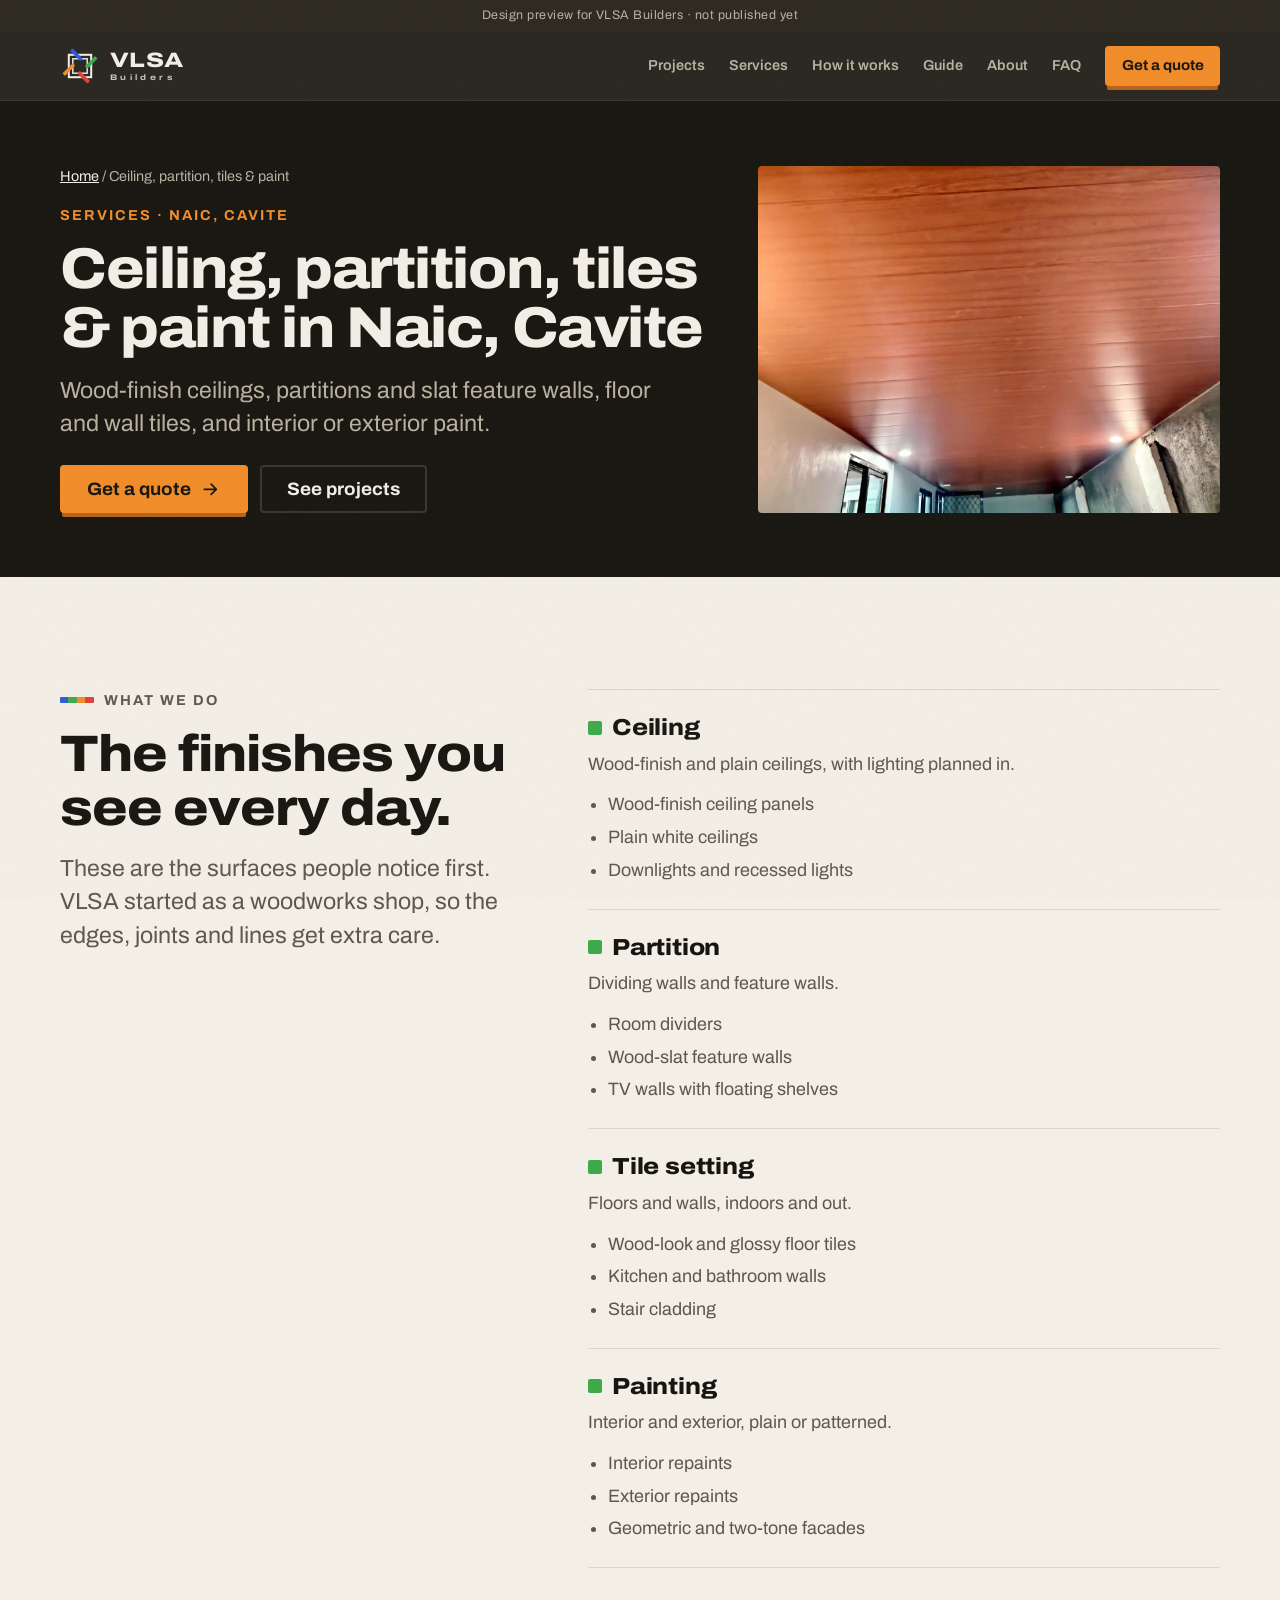
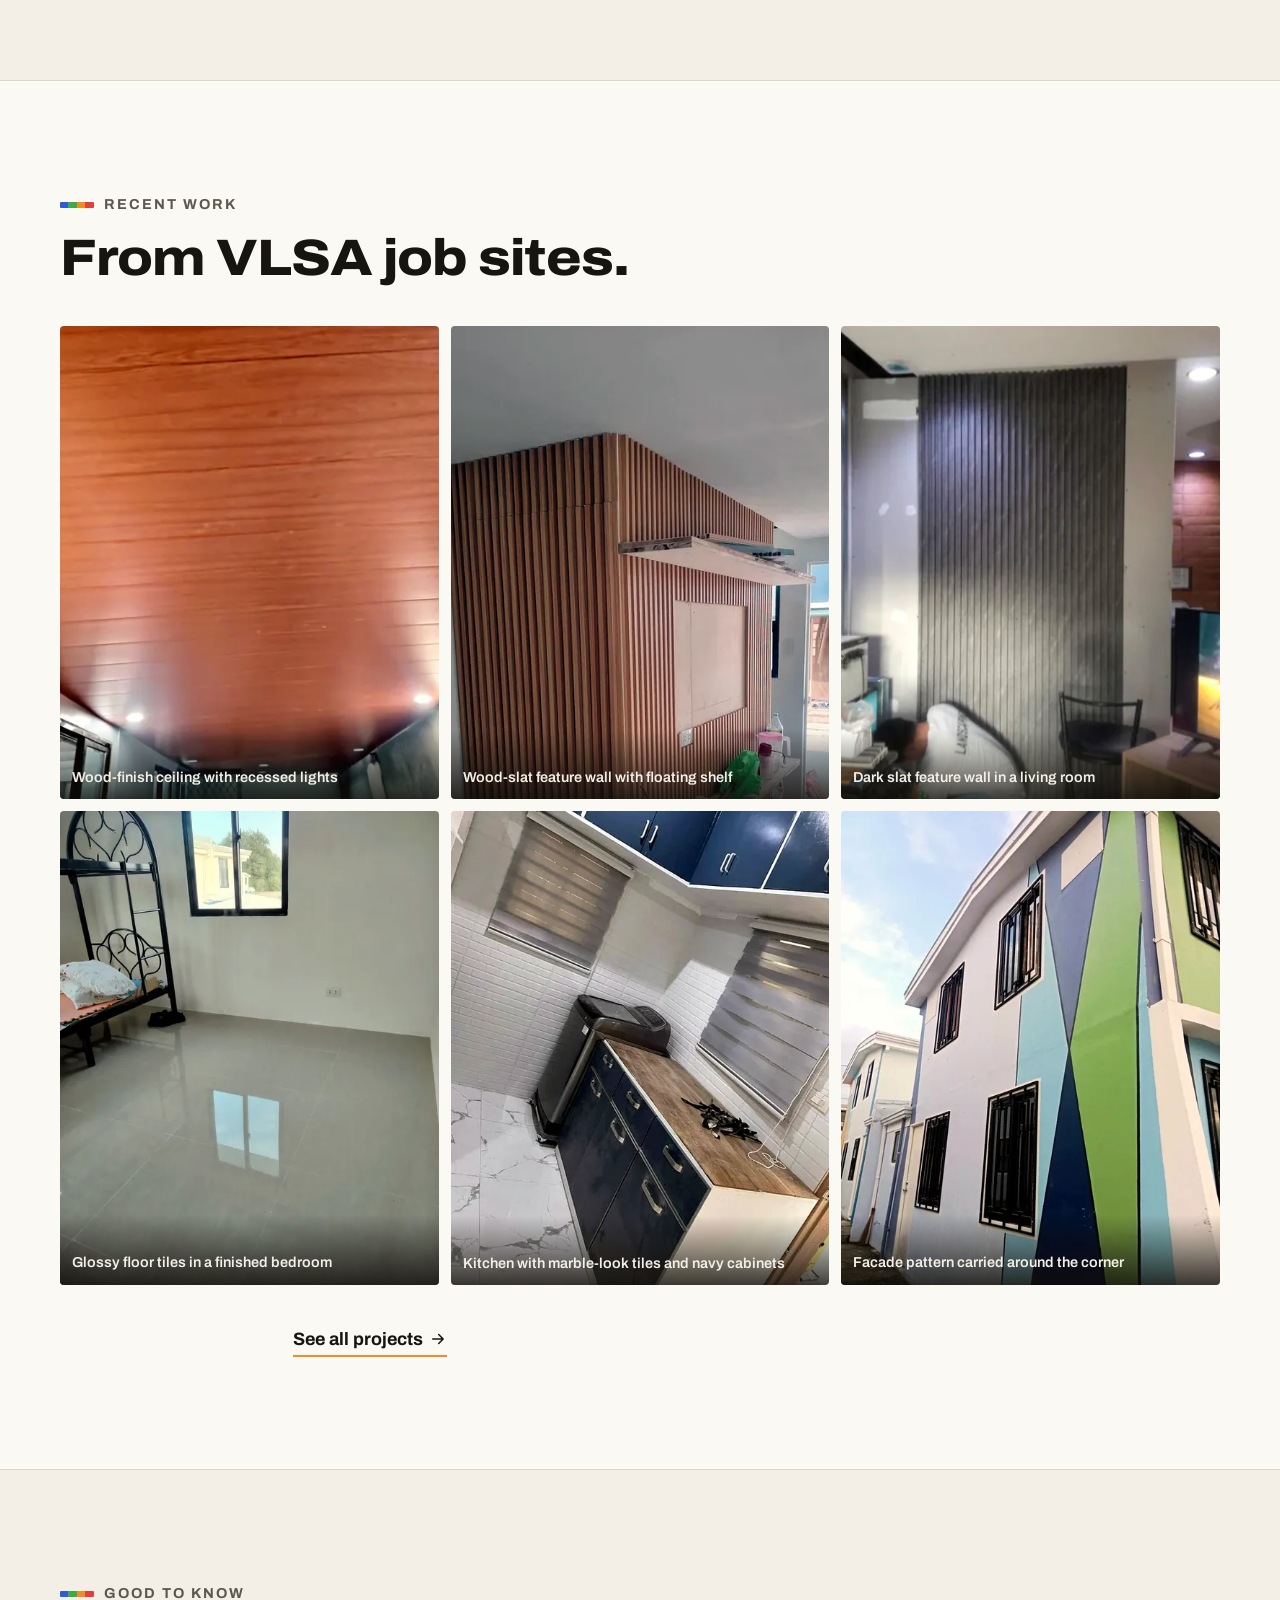
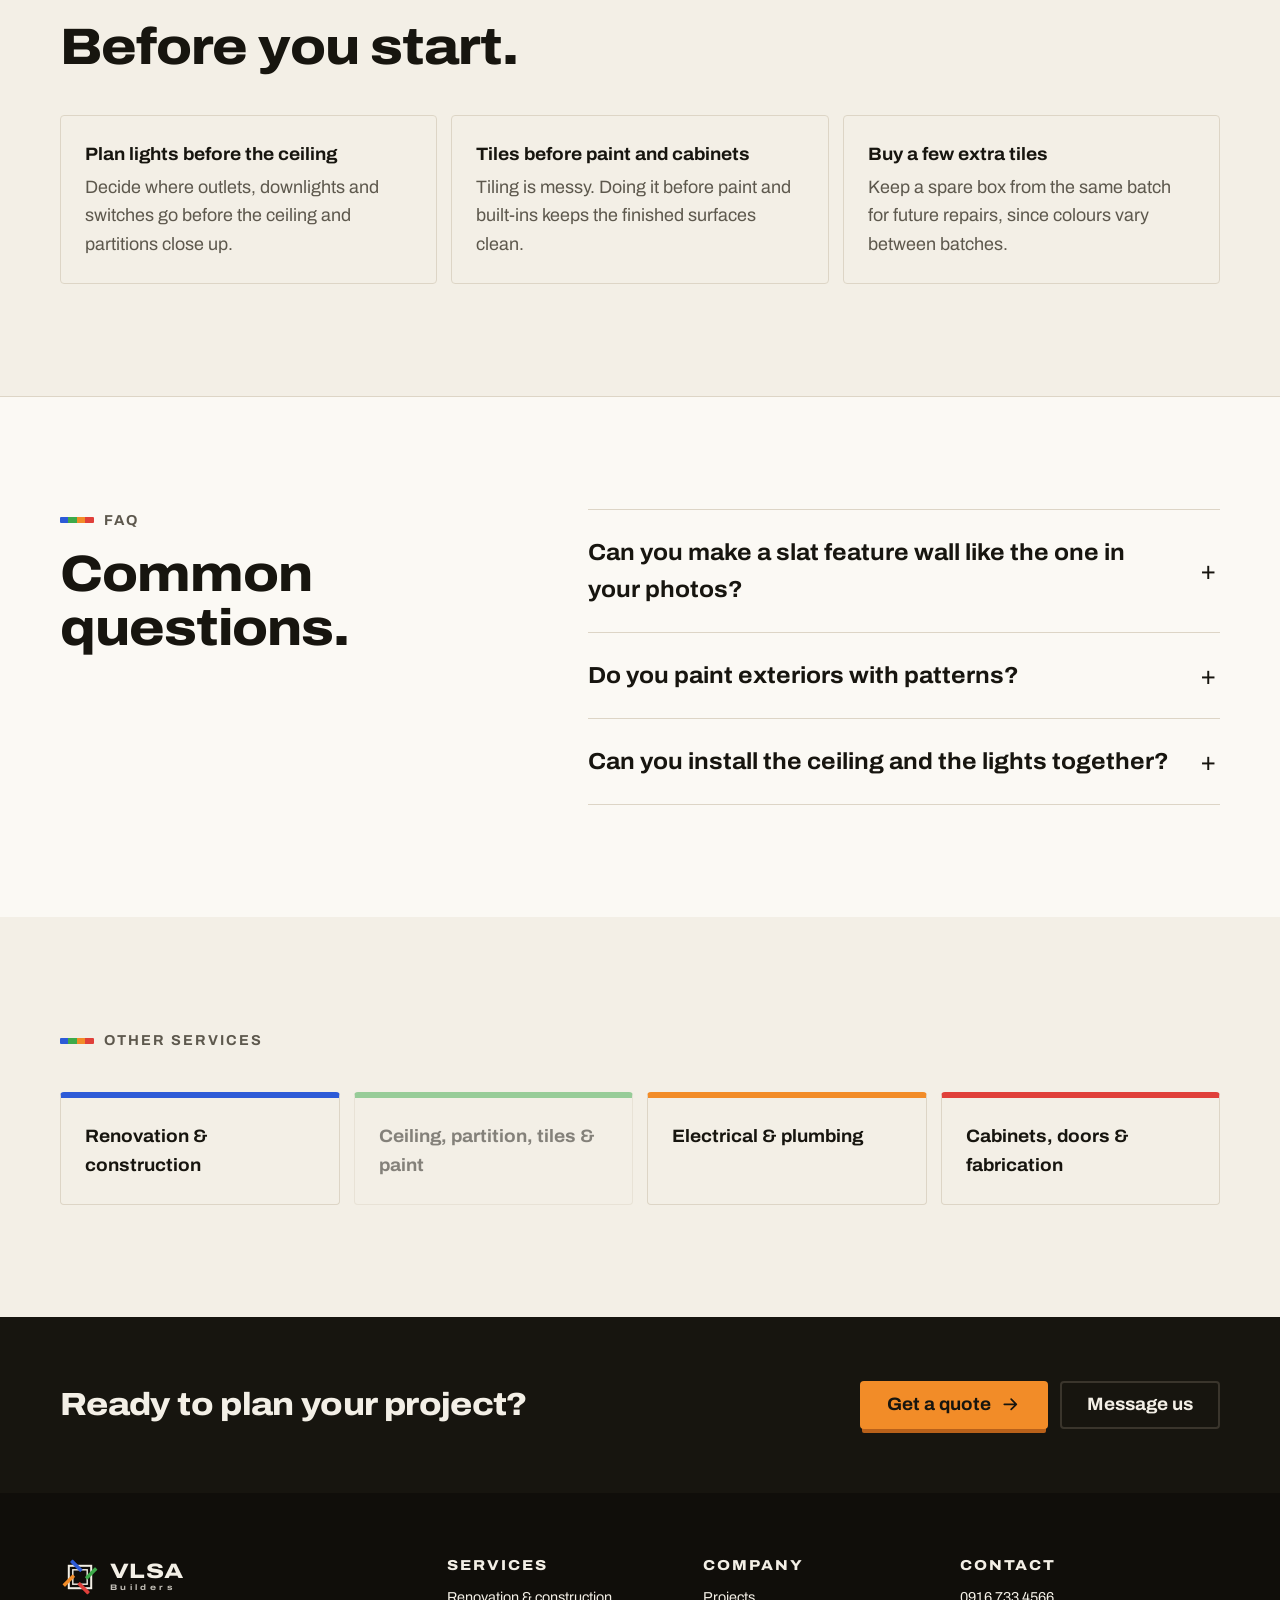
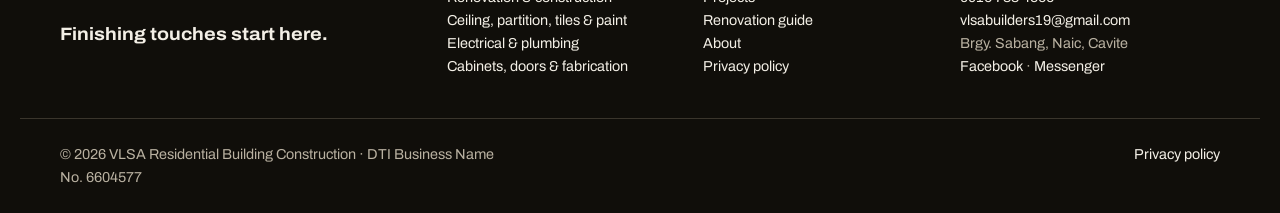
<file: ceiling-partition-tiles-naic.html>
<!doctype html>
<html lang="en">
<head>
  <meta charset="utf-8">
  <meta name="viewport" content="width=device-width, initial-scale=1">
  <title>Ceiling, partition, tiles &amp; paint in Naic, Cavite | VLSA Builders</title>
  <meta name="description" content="Ceiling, partition, tile setting and painting in Naic, Cavite: wood-finish ceilings, slat feature walls, floor tiles and patterned facades by VLSA Builders.">
  <!-- PREVIEW: remove this line when the client approves the site for launch -->
  <meta name="robots" content="noindex, nofollow">
  <link rel="canonical" href="https://siler1o.github.io/vlsa-builders/ceiling-partition-tiles-naic.html">
  <meta name="theme-color" content="#17150f">
  <link rel="icon" href="assets/img/favicon.svg" type="image/svg+xml">
  <link rel="apple-touch-icon" href="assets/img/apple-touch-icon.png">
  <meta property="og:type" content="website">
  <meta property="og:site_name" content="VLSA Builders">
  <meta property="og:title" content="Ceiling, partition, tiles &amp; paint in Naic, Cavite | VLSA Builders">
  <meta property="og:description" content="Ceiling, partition, tile setting and painting in Naic, Cavite: wood-finish ceilings, slat feature walls, floor tiles and patterned facades by VLSA Builders.">
  <meta property="og:url" content="https://siler1o.github.io/vlsa-builders/ceiling-partition-tiles-naic.html">
  <meta property="og:image" content="https://siler1o.github.io/vlsa-builders/assets/img/og-image.jpg">
  <meta name="twitter:card" content="summary_large_image">
  <link rel="preconnect" href="https://fonts.googleapis.com">
  <link rel="preconnect" href="https://fonts.gstatic.com" crossorigin>
  <link href="https://fonts.googleapis.com/css2?family=Archivo:wdth,wght@100..125,400..800&display=swap" rel="stylesheet">
  <link rel="stylesheet" href="styles.css">
  <script type="application/ld+json">
  {"@context": "https://schema.org", "@type": "BreadcrumbList", "itemListElement": [{"@type": "ListItem", "position": 1, "name": "Home", "item": "https://siler1o.github.io/vlsa-builders/"}, {"@type": "ListItem", "position": 2, "name": "Ceiling, partition, tiles & paint", "item": "https://siler1o.github.io/vlsa-builders/ceiling-partition-tiles-naic.html"}]}
  </script>
  <script type="application/ld+json">
  {"@context": "https://schema.org", "@type": "Service", "name": "Ceiling, partition, tiles & paint in Naic, Cavite", "serviceType": ["Ceiling installation", "Partition", "Tile setting", "Painting"], "provider": {"@type": "GeneralContractor", "name": "VLSA Builders", "telephone": "+639167334566", "url": "https://siler1o.github.io/vlsa-builders/"}, "areaServed": {"@type": "City", "name": "Naic, Cavite"}, "url": "https://siler1o.github.io/vlsa-builders/ceiling-partition-tiles-naic.html"}
  </script>
  <script type="application/ld+json">
  {"@context": "https://schema.org", "@type": "FAQPage", "mainEntity": [{"@type": "Question", "name": "Can you make a slat feature wall like the one in your photos?", "acceptedAnswer": {"@type": "Answer", "text": "Yes. Slat walls with floating shelves and TV boards are among our recent interior work."}}, {"@type": "Question", "name": "Do you paint exteriors with patterns?", "acceptedAnswer": {"@type": "Answer", "text": "Yes. Two-tone and geometric facades are in our project gallery."}}, {"@type": "Question", "name": "Can you install the ceiling and the lights together?", "acceptedAnswer": {"@type": "Answer", "text": "Yes. Ceiling work and the electrical for downlights are planned together so the ceiling only goes up once."}}]}
  </script>
  <script>document.documentElement.classList.add('js')</script>
</head>
<body>
  <a class="skip" href="#main">Skip to content</a>

<!--HEADER-->
  <!-- PREVIEW: remove this bar at launch -->
  <div class="preview-bar">Design preview for VLSA Builders · not published yet</div>

  <header class="site-header">
    <div class="wrap header-inner">
      <a class="brand brand-light" href="./" aria-label="VLSA Builders home">
        <svg class="brand-mark" viewBox="0 0 100 100" aria-hidden="true"><use href="#mark-light"/></svg>
        <span class="brand-word">VLSA<small>Builders</small></span>
      </a>
      <nav class="nav" id="nav" aria-label="Main">
        <a href="projects.html">Projects</a>
        <a href="./#services" aria-current="page">Services</a>
        <a href="./#process">How it works</a>
        <a href="renovation-guide.html">Guide</a>
        <a href="./#about">About</a>
        <a href="./#faq">FAQ</a>
      </nav>
      <a class="btn btn-accent btn-sm header-cta" href="./#contact">Get a quote</a>
      <button class="menu-btn" type="button" aria-expanded="false" aria-controls="nav">
        <span class="sr-only">Menu</span><span class="menu-lines" aria-hidden="true"></span>
      </button>
    </div>
  </header>
<!--/HEADER-->

  <main id="main">
    <section class="page-hero">
      <div class="wrap page-hero-grid">
        <div>
          <p class="crumbs"><a href="./">Home</a> / Ceiling, partition, tiles &amp; paint</p>
          <p class="eyebrow">Services · Naic, Cavite</p>
          <h1>Ceiling, partition, tiles &amp; paint in Naic, Cavite</h1>
          <p class="lede">Wood-finish ceilings, partitions and slat feature walls, floor and wall tiles, and interior or exterior paint.</p>
          <div class="cta-row"><a class="btn btn-accent" href="./#contact">Get a quote <svg class="i" aria-hidden="true"><use href="#i-arrow"/></svg></a><a class="btn btn-ghost" href="projects.html">See projects</a></div>
        </div>
        <figure class="page-hero-img"><img src="assets/img/g/wood-ceiling.webp" alt="Wood-finish ceiling with recessed lights" fetchpriority="high"></figure>
      </div>
    </section>

    <section class="section">
      <div class="wrap detail-grid">
        <div class="section-head sticky-head" data-reveal>
          <p class="kicker"><span class="bars" aria-hidden="true"></span>What we do</p>
          <h2>The finishes you see every day.</h2>
          <p>These are the surfaces people notice first. VLSA started as a woodworks shop, so the edges, joints and lines get extra care.</p>
        </div>
        <div class="detail-list" data-reveal>
          <article style="--c: var(--green)">
            <h3>Ceiling</h3>
            <p>Wood-finish and plain ceilings, with lighting planned in.</p>
            <ul><li>Wood-finish ceiling panels</li><li>Plain white ceilings</li><li>Downlights and recessed lights</li></ul>
          </article>
          <article style="--c: var(--green)">
            <h3>Partition</h3>
            <p>Dividing walls and feature walls.</p>
            <ul><li>Room dividers</li><li>Wood-slat feature walls</li><li>TV walls with floating shelves</li></ul>
          </article>
          <article style="--c: var(--green)">
            <h3>Tile setting</h3>
            <p>Floors and walls, indoors and out.</p>
            <ul><li>Wood-look and glossy floor tiles</li><li>Kitchen and bathroom walls</li><li>Stair cladding</li></ul>
          </article>
          <article style="--c: var(--green)">
            <h3>Painting</h3>
            <p>Interior and exterior, plain or patterned.</p>
            <ul><li>Interior repaints</li><li>Exterior repaints</li><li>Geometric and two-tone facades</li></ul>
          </article>
        </div>
      </div>
    </section>

    <section class="section services">
      <div class="wrap">
        <div class="section-head" data-reveal>
          <p class="kicker"><span class="bars" aria-hidden="true"></span>Recent work</p>
          <h2>From VLSA job sites.</h2>
        </div>
        <div class="photo-grid">
          <figure data-reveal><img src="assets/img/g/wood-ceiling-s.webp" loading="lazy" alt="Wood-finish ceiling with recessed lights"><figcaption>Wood-finish ceiling with recessed lights</figcaption></figure>
          <figure data-reveal><img src="assets/img/g/slat-wall-s.webp" loading="lazy" alt="Wood-slat feature wall with floating shelf"><figcaption>Wood-slat feature wall with floating shelf</figcaption></figure>
          <figure data-reveal><img src="assets/img/g/dark-slat-wall-s.webp" loading="lazy" alt="Dark slat feature wall in a living room"><figcaption>Dark slat feature wall in a living room</figcaption></figure>
          <figure data-reveal><img src="assets/img/g/glossy-tiles-s.webp" loading="lazy" alt="Glossy floor tiles in a finished bedroom"><figcaption>Glossy floor tiles in a finished bedroom</figcaption></figure>
          <figure data-reveal><img src="assets/img/g/kitchen-marble-s.webp" loading="lazy" alt="Kitchen with marble-look tiles and navy cabinets"><figcaption>Kitchen with marble-look tiles and navy cabinets</figcaption></figure>
          <figure data-reveal><img src="assets/img/g/facade-side-s.webp" loading="lazy" alt="Facade pattern carried around the corner"><figcaption>Facade pattern carried around the corner</figcaption></figure>
        </div>
        <p class="center"><a class="link-arrow" href="projects.html">See all projects <svg class="i" aria-hidden="true"><use href="#i-arrow"/></svg></a></p>
      </div>
    </section>

    <section class="section">
      <div class="wrap">
        <div class="section-head" data-reveal>
          <p class="kicker"><span class="bars" aria-hidden="true"></span>Good to know</p>
          <h2>Before you start.</h2>
        </div>
        <ul class="tips" data-reveal>
          <li><b>Plan lights before the ceiling</b>Decide where outlets, downlights and switches go before the ceiling and partitions close up.</li>
          <li><b>Tiles before paint and cabinets</b>Tiling is messy. Doing it before paint and built-ins keeps the finished surfaces clean.</li>
          <li><b>Buy a few extra tiles</b>Keep a spare box from the same batch for future repairs, since colours vary between batches.</li>
        </ul>
      </div>
    </section>

    <section class="section faq">
      <div class="wrap faq-grid">
        <div class="section-head" data-reveal>
          <p class="kicker"><span class="bars" aria-hidden="true"></span>FAQ</p>
          <h2>Common questions.</h2>
        </div>
        <div class="faq-list" data-reveal>
          <details>
            <summary>Can you make a slat feature wall like the one in your photos?</summary>
            <p>Yes. Slat walls with floating shelves and TV boards are among our recent interior work.</p>
          </details>
          <details>
            <summary>Do you paint exteriors with patterns?</summary>
            <p>Yes. Two-tone and geometric facades are in our project gallery.</p>
          </details>
          <details>
            <summary>Can you install the ceiling and the lights together?</summary>
            <p>Yes. Ceiling work and the electrical for downlights are planned together so the ceiling only goes up once.</p>
          </details>
        </div>
      </div>
    </section>

    <section class="section">
      <div class="wrap">
        <div class="section-head" data-reveal>
          <p class="kicker"><span class="bars" aria-hidden="true"></span>Other services</p>
        </div>
        <div class="other-svc">
          <a href="renovation-construction-naic.html" style="--c: var(--blue)">Renovation &amp; construction</a>
          <a href="ceiling-partition-tiles-naic.html" style="--c: var(--green)" aria-current="page">Ceiling, partition, tiles &amp; paint</a>
          <a href="electrical-plumbing-naic.html" style="--c: var(--orange)">Electrical &amp; plumbing</a>
          <a href="cabinets-doors-fabrication-naic.html" style="--c: var(--red)">Cabinets, doors &amp; fabrication</a>
        </div>
      </div>
    </section>

    <section class="cta-band">
      <div class="wrap">
        <h2>Ready to plan your project?</h2>
        <div class="cta-row">
          <a class="btn btn-accent" href="./#contact">Get a quote <svg class="i" aria-hidden="true"><use href="#i-arrow"/></svg></a>
          <a class="btn btn-ghost" href="https://m.me/vlsawoodworks" target="_blank" rel="noopener">Message us</a>
        </div>
      </div>
    </section>
  </main>

<!--FOOTER-->
  <footer class="site-footer">
    <div class="wrap footer-grid cols-4">
      <div>
        <a class="brand brand-light" href="./" aria-label="VLSA Builders home">
          <svg class="brand-mark" viewBox="0 0 100 100" aria-hidden="true"><use href="#mark-light"/></svg>
          <span class="brand-word">VLSA<small>Builders</small></span>
        </a>
        <p class="foot-tag">Finishing touches start here.</p>
      </div>
      <div>
        <h3>Services</h3>
        <p><a href="renovation-construction-naic.html">Renovation &amp; construction</a><br><a href="ceiling-partition-tiles-naic.html">Ceiling, partition, tiles &amp; paint</a><br><a href="electrical-plumbing-naic.html">Electrical &amp; plumbing</a><br><a href="cabinets-doors-fabrication-naic.html">Cabinets, doors &amp; fabrication</a></p>
      </div>
      <div>
        <h3>Company</h3>
        <p><a href="projects.html">Projects</a><br><a href="renovation-guide.html">Renovation guide</a><br><a href="./#about">About</a><br><a href="privacy.html">Privacy policy</a></p>
      </div>
      <div>
        <h3>Contact</h3>
        <p><a href="tel:+639167334566">0916 733 4566</a><br><a href="mailto:vlsabuilders19@gmail.com">vlsabuilders19@gmail.com</a><br>Brgy. Sabang, Naic, Cavite<br><a href="https://www.facebook.com/vlsawoodworks" target="_blank" rel="noopener">Facebook</a> · <a href="https://m.me/vlsawoodworks" target="_blank" rel="noopener">Messenger</a></p>
      </div>
    </div>
    <div class="wrap foot-legal">
      <p>© 2026 VLSA Residential Building Construction · DTI Business Name No. 6604577</p>
      <p><a href="privacy.html">Privacy policy</a></p>
    </div>
  </footer>

  <nav class="contact-bar" aria-label="Quick contact">
    <a href="tel:+639167334566" data-goatcounter-click="call-bar"><svg class="i" aria-hidden="true"><use href="#i-phone"/></svg>Call</a>
    <a href="https://m.me/vlsawoodworks" target="_blank" rel="noopener" data-goatcounter-click="messenger-bar"><svg class="i" aria-hidden="true"><use href="#i-chat"/></svg>Messenger</a>
  </nav>

  <!-- Sprite: brand mark + icons (Lucide-style, 2px stroke) -->
  <svg width="0" height="0" style="position:absolute" aria-hidden="true">
    <symbol id="mark" viewBox="0 0 100 100">
      <rect x="22" y="22" width="56" height="56" fill="none" stroke="#17150f" stroke-width="5"/>
      <rect x="32" y="32" width="36" height="36" fill="none" stroke="#17150f" stroke-width="3.5"/>
      <rect x="23" y="17.5" width="36" height="9" rx="1.5" fill="#2d5bd7" transform="rotate(45 41 22)"/>
      <rect x="23" y="17.5" width="36" height="9" rx="1.5" fill="#3daa4a" transform="rotate(90 50 50) rotate(45 41 22)"/>
      <rect x="23" y="17.5" width="36" height="9" rx="1.5" fill="#e0403a" transform="rotate(180 50 50) rotate(45 41 22)"/>
      <rect x="23" y="17.5" width="36" height="9" rx="1.5" fill="#f28c28" transform="rotate(270 50 50) rotate(45 41 22)"/>
    </symbol>
    <symbol id="mark-light" viewBox="0 0 100 100">
      <rect x="22" y="22" width="56" height="56" fill="none" stroke="#f3efe6" stroke-width="5"/>
      <rect x="32" y="32" width="36" height="36" fill="none" stroke="#f3efe6" stroke-width="3.5"/>
      <rect x="23" y="17.5" width="36" height="9" rx="1.5" fill="#2d5bd7" transform="rotate(45 41 22)"/>
      <rect x="23" y="17.5" width="36" height="9" rx="1.5" fill="#3daa4a" transform="rotate(90 50 50) rotate(45 41 22)"/>
      <rect x="23" y="17.5" width="36" height="9" rx="1.5" fill="#e0403a" transform="rotate(180 50 50) rotate(45 41 22)"/>
      <rect x="23" y="17.5" width="36" height="9" rx="1.5" fill="#f28c28" transform="rotate(270 50 50) rotate(45 41 22)"/>
    </symbol>
    <symbol id="i-arrow" viewBox="0 0 24 24" fill="none" stroke="currentColor" stroke-width="2" stroke-linecap="round" stroke-linejoin="round"><path d="M5 12h14M13 6l6 6-6 6"/></symbol>
    <symbol id="i-phone" viewBox="0 0 24 24" fill="none" stroke="currentColor" stroke-width="2" stroke-linecap="round" stroke-linejoin="round"><path d="M22 16.9v3a2 2 0 0 1-2.2 2 19.8 19.8 0 0 1-8.6-3.1 19.5 19.5 0 0 1-6-6A19.8 19.8 0 0 1 2.1 4.2 2 2 0 0 1 4.1 2h3a2 2 0 0 1 2 1.7c.1.9.4 1.8.7 2.7a2 2 0 0 1-.5 2.1L8 9.8a16 16 0 0 0 6 6l1.3-1.3a2 2 0 0 1 2.1-.4c.9.3 1.8.6 2.7.7a2 2 0 0 1 1.7 2z"/></symbol>
    <symbol id="i-chat" viewBox="0 0 24 24" fill="none" stroke="currentColor" stroke-width="2" stroke-linecap="round" stroke-linejoin="round"><path d="M21 11.5a8.4 8.4 0 0 1-9 8.4 8.6 8.6 0 0 1-3.8-.9L3 21l1.9-4.9A8.4 8.4 0 0 1 3.5 11.5 8.5 8.5 0 0 1 12 3a8.4 8.4 0 0 1 9 8.5z"/><path d="m8 13 3-3 2 2 3-3"/></symbol>
    <symbol id="i-mail" viewBox="0 0 24 24" fill="none" stroke="currentColor" stroke-width="2" stroke-linecap="round" stroke-linejoin="round"><rect x="2" y="4" width="20" height="16" rx="2"/><path d="m22 7-10 6L2 7"/></symbol>
    <symbol id="i-pin" viewBox="0 0 24 24" fill="none" stroke="currentColor" stroke-width="2" stroke-linecap="round" stroke-linejoin="round"><path d="M20 10c0 6-8 12-8 12s-8-6-8-12a8 8 0 0 1 16 0z"/><circle cx="12" cy="10" r="3"/></symbol>
  </svg>
<!--/FOOTER-->

  <script src="script.js" defer></script>
</body>
</html>
</file>
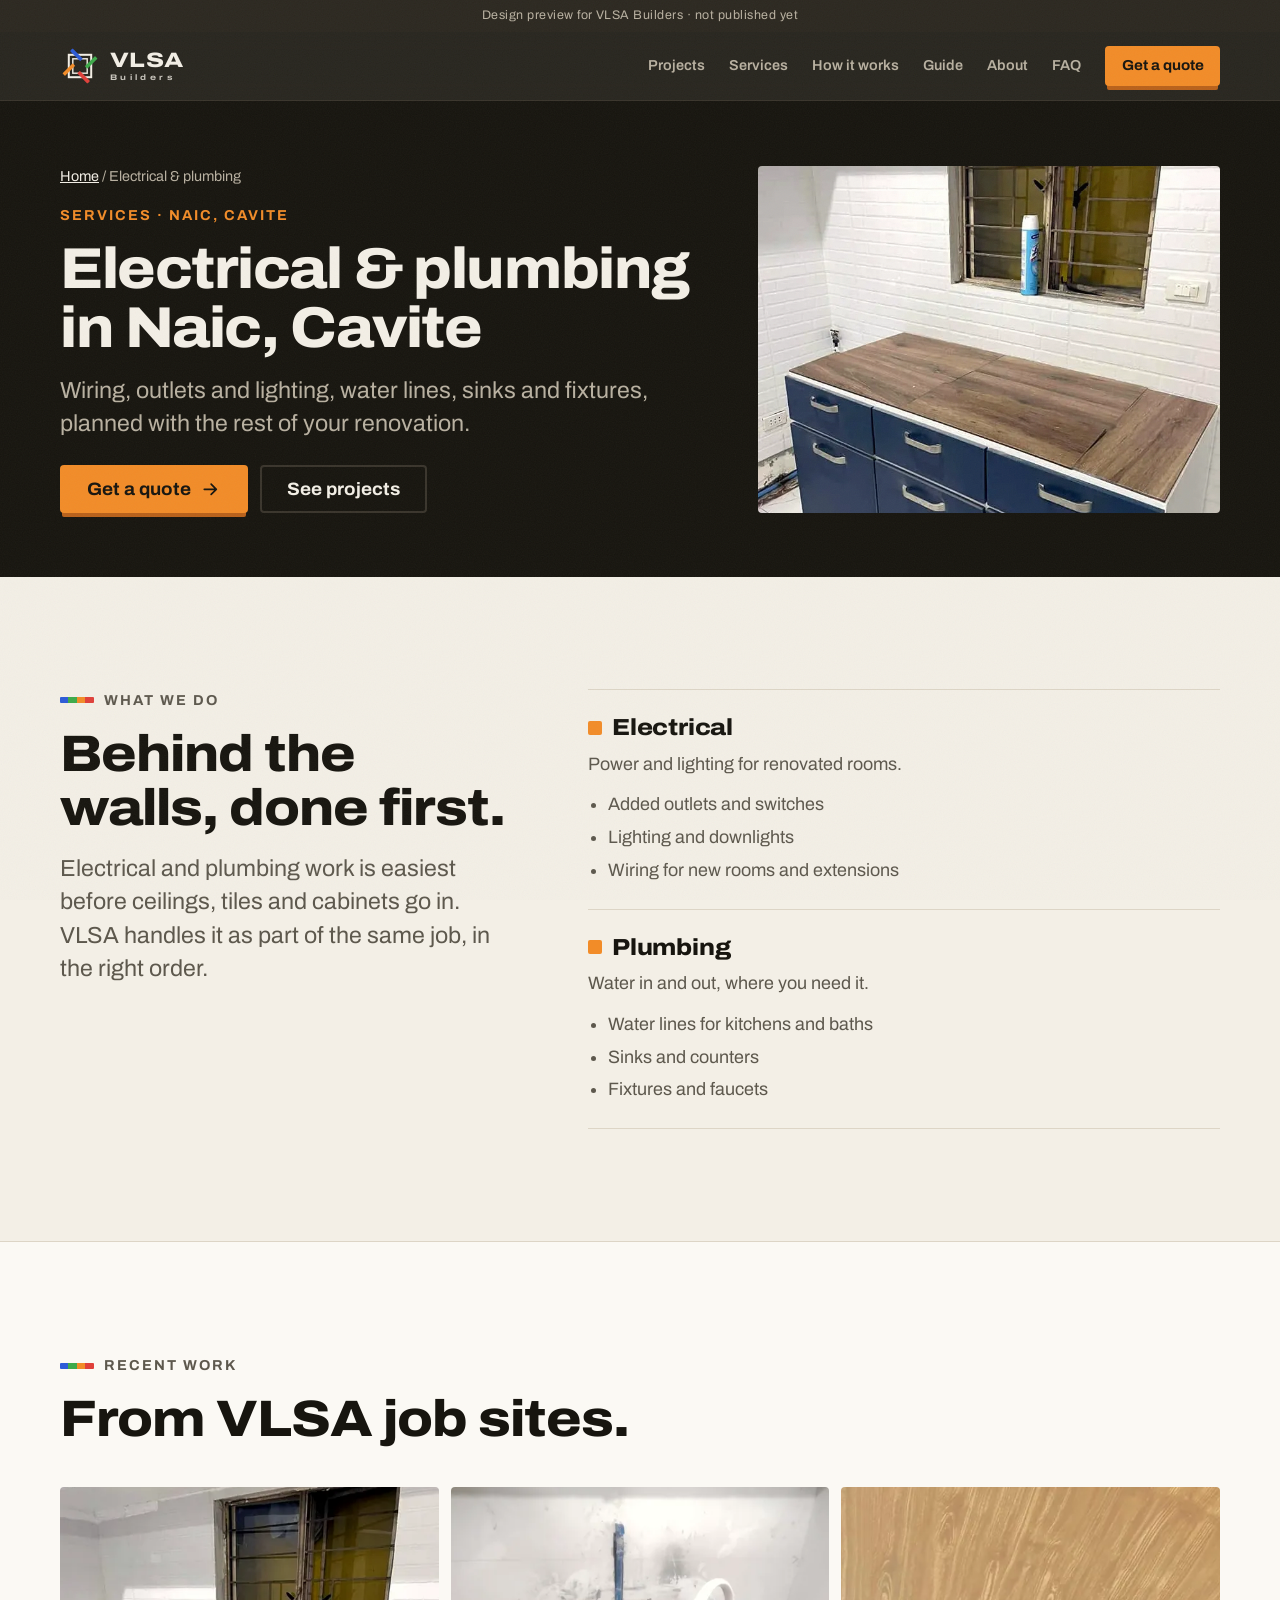
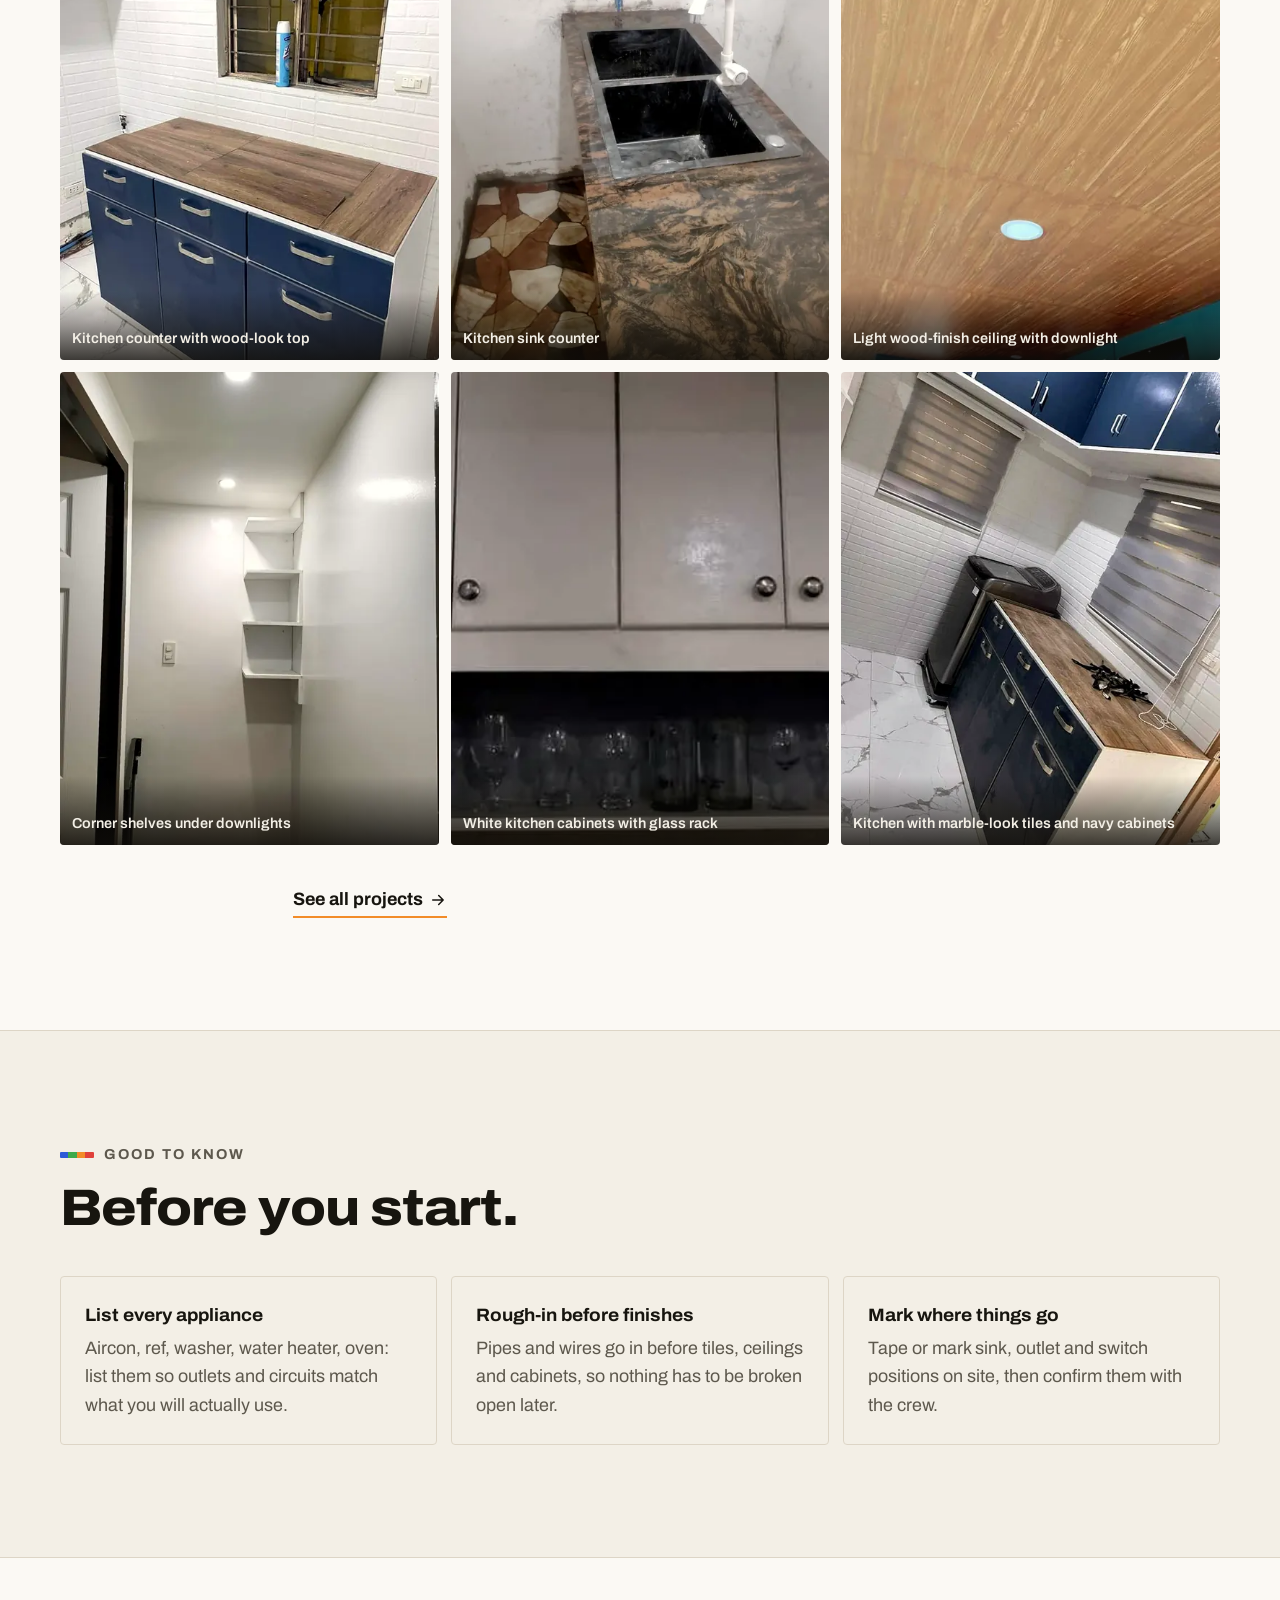
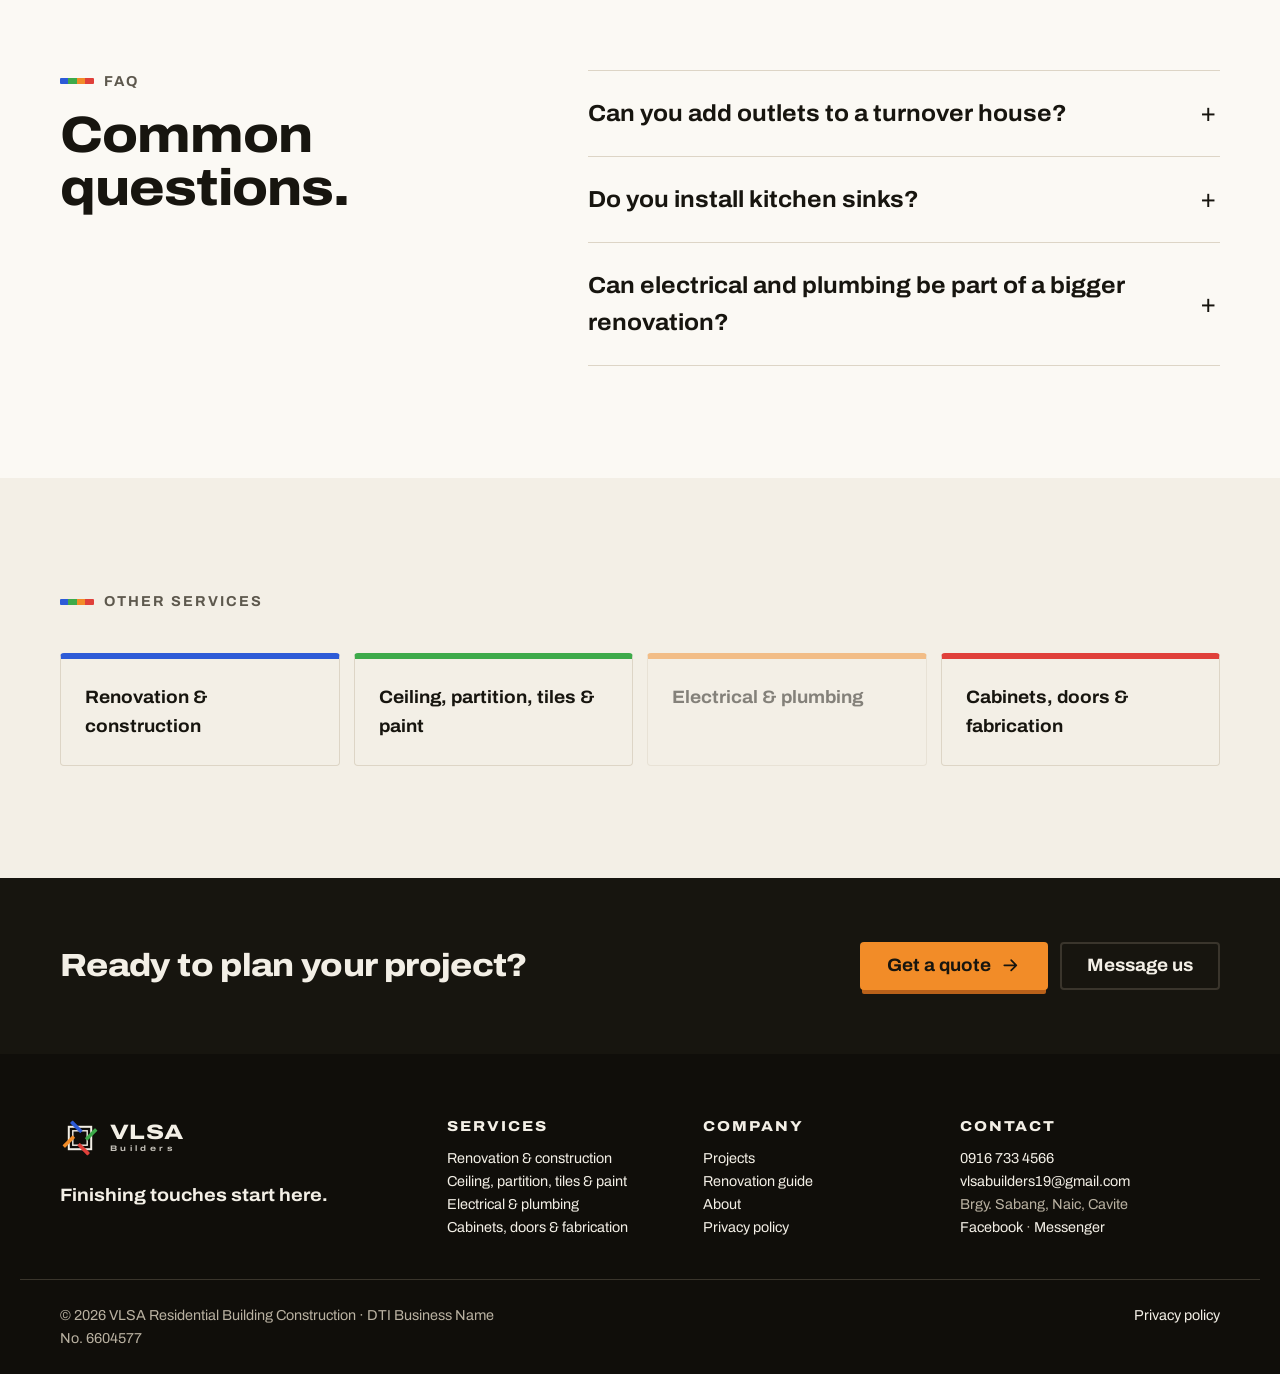
<file: electrical-plumbing-naic.html>
<!doctype html>
<html lang="en">
<head>
  <meta charset="utf-8">
  <meta name="viewport" content="width=device-width, initial-scale=1">
  <title>Electrical &amp; plumbing in Naic, Cavite | VLSA Builders</title>
  <meta name="description" content="Electrical and plumbing for renovations in Naic, Cavite: wiring, outlets, lighting, water lines, sinks and fixtures by VLSA Builders.">
  <!-- PREVIEW: remove this line when the client approves the site for launch -->
  <meta name="robots" content="noindex, nofollow">
  <link rel="canonical" href="https://siler1o.github.io/vlsa-builders/electrical-plumbing-naic.html">
  <meta name="theme-color" content="#17150f">
  <link rel="icon" href="assets/img/favicon.svg" type="image/svg+xml">
  <link rel="apple-touch-icon" href="assets/img/apple-touch-icon.png">
  <meta property="og:type" content="website">
  <meta property="og:site_name" content="VLSA Builders">
  <meta property="og:title" content="Electrical &amp; plumbing in Naic, Cavite | VLSA Builders">
  <meta property="og:description" content="Electrical and plumbing for renovations in Naic, Cavite: wiring, outlets, lighting, water lines, sinks and fixtures by VLSA Builders.">
  <meta property="og:url" content="https://siler1o.github.io/vlsa-builders/electrical-plumbing-naic.html">
  <meta property="og:image" content="https://siler1o.github.io/vlsa-builders/assets/img/og-image.jpg">
  <meta name="twitter:card" content="summary_large_image">
  <link rel="preconnect" href="https://fonts.googleapis.com">
  <link rel="preconnect" href="https://fonts.gstatic.com" crossorigin>
  <link href="https://fonts.googleapis.com/css2?family=Archivo:wdth,wght@100..125,400..800&display=swap" rel="stylesheet">
  <link rel="stylesheet" href="styles.css">
  <script type="application/ld+json">
  {"@context": "https://schema.org", "@type": "BreadcrumbList", "itemListElement": [{"@type": "ListItem", "position": 1, "name": "Home", "item": "https://siler1o.github.io/vlsa-builders/"}, {"@type": "ListItem", "position": 2, "name": "Electrical & plumbing", "item": "https://siler1o.github.io/vlsa-builders/electrical-plumbing-naic.html"}]}
  </script>
  <script type="application/ld+json">
  {"@context": "https://schema.org", "@type": "Service", "name": "Electrical & plumbing in Naic, Cavite", "serviceType": ["Electrical installation", "Plumbing"], "provider": {"@type": "GeneralContractor", "name": "VLSA Builders", "telephone": "+639167334566", "url": "https://siler1o.github.io/vlsa-builders/"}, "areaServed": {"@type": "City", "name": "Naic, Cavite"}, "url": "https://siler1o.github.io/vlsa-builders/electrical-plumbing-naic.html"}
  </script>
  <script type="application/ld+json">
  {"@context": "https://schema.org", "@type": "FAQPage", "mainEntity": [{"@type": "Question", "name": "Can you add outlets to a turnover house?", "acceptedAnswer": {"@type": "Answer", "text": "Yes. Added outlets, switches and lighting are common in turnover-house upgrades."}}, {"@type": "Question", "name": "Do you install kitchen sinks?", "acceptedAnswer": {"@type": "Answer", "text": "Yes. Sink counters, water lines and fixtures are part of our kitchen work."}}, {"@type": "Question", "name": "Can electrical and plumbing be part of a bigger renovation?", "acceptedAnswer": {"@type": "Answer", "text": "Yes. That is the usual way: done first, then closed up by ceilings, tiles and cabinets."}}]}
  </script>
  <script>document.documentElement.classList.add('js')</script>
</head>
<body>
  <a class="skip" href="#main">Skip to content</a>

<!--HEADER-->
  <!-- PREVIEW: remove this bar at launch -->
  <div class="preview-bar">Design preview for VLSA Builders · not published yet</div>

  <header class="site-header">
    <div class="wrap header-inner">
      <a class="brand brand-light" href="./" aria-label="VLSA Builders home">
        <svg class="brand-mark" viewBox="0 0 100 100" aria-hidden="true"><use href="#mark-light"/></svg>
        <span class="brand-word">VLSA<small>Builders</small></span>
      </a>
      <nav class="nav" id="nav" aria-label="Main">
        <a href="projects.html">Projects</a>
        <a href="./#services" aria-current="page">Services</a>
        <a href="./#process">How it works</a>
        <a href="renovation-guide.html">Guide</a>
        <a href="./#about">About</a>
        <a href="./#faq">FAQ</a>
      </nav>
      <a class="btn btn-accent btn-sm header-cta" href="./#contact">Get a quote</a>
      <button class="menu-btn" type="button" aria-expanded="false" aria-controls="nav">
        <span class="sr-only">Menu</span><span class="menu-lines" aria-hidden="true"></span>
      </button>
    </div>
  </header>
<!--/HEADER-->

  <main id="main">
    <section class="page-hero">
      <div class="wrap page-hero-grid">
        <div>
          <p class="crumbs"><a href="./">Home</a> / Electrical &amp; plumbing</p>
          <p class="eyebrow">Services · Naic, Cavite</p>
          <h1>Electrical &amp; plumbing in Naic, Cavite</h1>
          <p class="lede">Wiring, outlets and lighting, water lines, sinks and fixtures, planned with the rest of your renovation.</p>
          <div class="cta-row"><a class="btn btn-accent" href="./#contact">Get a quote <svg class="i" aria-hidden="true"><use href="#i-arrow"/></svg></a><a class="btn btn-ghost" href="projects.html">See projects</a></div>
        </div>
        <figure class="page-hero-img"><img src="assets/img/g/kitchen-navy.webp" alt="Kitchen counter with wood-look top" fetchpriority="high"></figure>
      </div>
    </section>

    <section class="section">
      <div class="wrap detail-grid">
        <div class="section-head sticky-head" data-reveal>
          <p class="kicker"><span class="bars" aria-hidden="true"></span>What we do</p>
          <h2>Behind the walls, done first.</h2>
          <p>Electrical and plumbing work is easiest before ceilings, tiles and cabinets go in. VLSA handles it as part of the same job, in the right order.</p>
        </div>
        <div class="detail-list" data-reveal>
          <article style="--c: var(--orange)">
            <h3>Electrical</h3>
            <p>Power and lighting for renovated rooms.</p>
            <ul><li>Added outlets and switches</li><li>Lighting and downlights</li><li>Wiring for new rooms and extensions</li></ul>
          </article>
          <article style="--c: var(--orange)">
            <h3>Plumbing</h3>
            <p>Water in and out, where you need it.</p>
            <ul><li>Water lines for kitchens and baths</li><li>Sinks and counters</li><li>Fixtures and faucets</li></ul>
          </article>
        </div>
      </div>
    </section>

    <section class="section services">
      <div class="wrap">
        <div class="section-head" data-reveal>
          <p class="kicker"><span class="bars" aria-hidden="true"></span>Recent work</p>
          <h2>From VLSA job sites.</h2>
        </div>
        <div class="photo-grid">
          <figure data-reveal><img src="assets/img/g/kitchen-navy-s.webp" loading="lazy" alt="Kitchen counter with wood-look top"><figcaption>Kitchen counter with wood-look top</figcaption></figure>
          <figure data-reveal><img src="assets/img/g/sink-counter-s.webp" loading="lazy" alt="Kitchen sink counter"><figcaption>Kitchen sink counter</figcaption></figure>
          <figure data-reveal><img src="assets/img/g/light-ceiling-s.webp" loading="lazy" alt="Light wood-finish ceiling with downlight"><figcaption>Light wood-finish ceiling with downlight</figcaption></figure>
          <figure data-reveal><img src="assets/img/g/shelves-lights-s.webp" loading="lazy" alt="Corner shelves under downlights"><figcaption>Corner shelves under downlights</figcaption></figure>
          <figure data-reveal><img src="assets/img/g/kitchen-white-s.webp" loading="lazy" alt="White kitchen cabinets with glass rack"><figcaption>White kitchen cabinets with glass rack</figcaption></figure>
          <figure data-reveal><img src="assets/img/g/kitchen-marble-s.webp" loading="lazy" alt="Kitchen with marble-look tiles and navy cabinets"><figcaption>Kitchen with marble-look tiles and navy cabinets</figcaption></figure>
        </div>
        <p class="center"><a class="link-arrow" href="projects.html">See all projects <svg class="i" aria-hidden="true"><use href="#i-arrow"/></svg></a></p>
      </div>
    </section>

    <section class="section">
      <div class="wrap">
        <div class="section-head" data-reveal>
          <p class="kicker"><span class="bars" aria-hidden="true"></span>Good to know</p>
          <h2>Before you start.</h2>
        </div>
        <ul class="tips" data-reveal>
          <li><b>List every appliance</b>Aircon, ref, washer, water heater, oven: list them so outlets and circuits match what you will actually use.</li>
          <li><b>Rough-in before finishes</b>Pipes and wires go in before tiles, ceilings and cabinets, so nothing has to be broken open later.</li>
          <li><b>Mark where things go</b>Tape or mark sink, outlet and switch positions on site, then confirm them with the crew.</li>
        </ul>
      </div>
    </section>

    <section class="section faq">
      <div class="wrap faq-grid">
        <div class="section-head" data-reveal>
          <p class="kicker"><span class="bars" aria-hidden="true"></span>FAQ</p>
          <h2>Common questions.</h2>
        </div>
        <div class="faq-list" data-reveal>
          <details>
            <summary>Can you add outlets to a turnover house?</summary>
            <p>Yes. Added outlets, switches and lighting are common in turnover-house upgrades.</p>
          </details>
          <details>
            <summary>Do you install kitchen sinks?</summary>
            <p>Yes. Sink counters, water lines and fixtures are part of our kitchen work.</p>
          </details>
          <details>
            <summary>Can electrical and plumbing be part of a bigger renovation?</summary>
            <p>Yes. That is the usual way: done first, then closed up by ceilings, tiles and cabinets.</p>
          </details>
        </div>
      </div>
    </section>

    <section class="section">
      <div class="wrap">
        <div class="section-head" data-reveal>
          <p class="kicker"><span class="bars" aria-hidden="true"></span>Other services</p>
        </div>
        <div class="other-svc">
          <a href="renovation-construction-naic.html" style="--c: var(--blue)">Renovation &amp; construction</a>
          <a href="ceiling-partition-tiles-naic.html" style="--c: var(--green)">Ceiling, partition, tiles &amp; paint</a>
          <a href="electrical-plumbing-naic.html" style="--c: var(--orange)" aria-current="page">Electrical &amp; plumbing</a>
          <a href="cabinets-doors-fabrication-naic.html" style="--c: var(--red)">Cabinets, doors &amp; fabrication</a>
        </div>
      </div>
    </section>

    <section class="cta-band">
      <div class="wrap">
        <h2>Ready to plan your project?</h2>
        <div class="cta-row">
          <a class="btn btn-accent" href="./#contact">Get a quote <svg class="i" aria-hidden="true"><use href="#i-arrow"/></svg></a>
          <a class="btn btn-ghost" href="https://m.me/vlsawoodworks" target="_blank" rel="noopener">Message us</a>
        </div>
      </div>
    </section>
  </main>

<!--FOOTER-->
  <footer class="site-footer">
    <div class="wrap footer-grid cols-4">
      <div>
        <a class="brand brand-light" href="./" aria-label="VLSA Builders home">
          <svg class="brand-mark" viewBox="0 0 100 100" aria-hidden="true"><use href="#mark-light"/></svg>
          <span class="brand-word">VLSA<small>Builders</small></span>
        </a>
        <p class="foot-tag">Finishing touches start here.</p>
      </div>
      <div>
        <h3>Services</h3>
        <p><a href="renovation-construction-naic.html">Renovation &amp; construction</a><br><a href="ceiling-partition-tiles-naic.html">Ceiling, partition, tiles &amp; paint</a><br><a href="electrical-plumbing-naic.html">Electrical &amp; plumbing</a><br><a href="cabinets-doors-fabrication-naic.html">Cabinets, doors &amp; fabrication</a></p>
      </div>
      <div>
        <h3>Company</h3>
        <p><a href="projects.html">Projects</a><br><a href="renovation-guide.html">Renovation guide</a><br><a href="./#about">About</a><br><a href="privacy.html">Privacy policy</a></p>
      </div>
      <div>
        <h3>Contact</h3>
        <p><a href="tel:+639167334566">0916 733 4566</a><br><a href="mailto:vlsabuilders19@gmail.com">vlsabuilders19@gmail.com</a><br>Brgy. Sabang, Naic, Cavite<br><a href="https://www.facebook.com/vlsawoodworks" target="_blank" rel="noopener">Facebook</a> · <a href="https://m.me/vlsawoodworks" target="_blank" rel="noopener">Messenger</a></p>
      </div>
    </div>
    <div class="wrap foot-legal">
      <p>© 2026 VLSA Residential Building Construction · DTI Business Name No. 6604577</p>
      <p><a href="privacy.html">Privacy policy</a></p>
    </div>
  </footer>

  <nav class="contact-bar" aria-label="Quick contact">
    <a href="tel:+639167334566" data-goatcounter-click="call-bar"><svg class="i" aria-hidden="true"><use href="#i-phone"/></svg>Call</a>
    <a href="https://m.me/vlsawoodworks" target="_blank" rel="noopener" data-goatcounter-click="messenger-bar"><svg class="i" aria-hidden="true"><use href="#i-chat"/></svg>Messenger</a>
  </nav>

  <!-- Sprite: brand mark + icons (Lucide-style, 2px stroke) -->
  <svg width="0" height="0" style="position:absolute" aria-hidden="true">
    <symbol id="mark" viewBox="0 0 100 100">
      <rect x="22" y="22" width="56" height="56" fill="none" stroke="#17150f" stroke-width="5"/>
      <rect x="32" y="32" width="36" height="36" fill="none" stroke="#17150f" stroke-width="3.5"/>
      <rect x="23" y="17.5" width="36" height="9" rx="1.5" fill="#2d5bd7" transform="rotate(45 41 22)"/>
      <rect x="23" y="17.5" width="36" height="9" rx="1.5" fill="#3daa4a" transform="rotate(90 50 50) rotate(45 41 22)"/>
      <rect x="23" y="17.5" width="36" height="9" rx="1.5" fill="#e0403a" transform="rotate(180 50 50) rotate(45 41 22)"/>
      <rect x="23" y="17.5" width="36" height="9" rx="1.5" fill="#f28c28" transform="rotate(270 50 50) rotate(45 41 22)"/>
    </symbol>
    <symbol id="mark-light" viewBox="0 0 100 100">
      <rect x="22" y="22" width="56" height="56" fill="none" stroke="#f3efe6" stroke-width="5"/>
      <rect x="32" y="32" width="36" height="36" fill="none" stroke="#f3efe6" stroke-width="3.5"/>
      <rect x="23" y="17.5" width="36" height="9" rx="1.5" fill="#2d5bd7" transform="rotate(45 41 22)"/>
      <rect x="23" y="17.5" width="36" height="9" rx="1.5" fill="#3daa4a" transform="rotate(90 50 50) rotate(45 41 22)"/>
      <rect x="23" y="17.5" width="36" height="9" rx="1.5" fill="#e0403a" transform="rotate(180 50 50) rotate(45 41 22)"/>
      <rect x="23" y="17.5" width="36" height="9" rx="1.5" fill="#f28c28" transform="rotate(270 50 50) rotate(45 41 22)"/>
    </symbol>
    <symbol id="i-arrow" viewBox="0 0 24 24" fill="none" stroke="currentColor" stroke-width="2" stroke-linecap="round" stroke-linejoin="round"><path d="M5 12h14M13 6l6 6-6 6"/></symbol>
    <symbol id="i-phone" viewBox="0 0 24 24" fill="none" stroke="currentColor" stroke-width="2" stroke-linecap="round" stroke-linejoin="round"><path d="M22 16.9v3a2 2 0 0 1-2.2 2 19.8 19.8 0 0 1-8.6-3.1 19.5 19.5 0 0 1-6-6A19.8 19.8 0 0 1 2.1 4.2 2 2 0 0 1 4.1 2h3a2 2 0 0 1 2 1.7c.1.9.4 1.8.7 2.7a2 2 0 0 1-.5 2.1L8 9.8a16 16 0 0 0 6 6l1.3-1.3a2 2 0 0 1 2.1-.4c.9.3 1.8.6 2.7.7a2 2 0 0 1 1.7 2z"/></symbol>
    <symbol id="i-chat" viewBox="0 0 24 24" fill="none" stroke="currentColor" stroke-width="2" stroke-linecap="round" stroke-linejoin="round"><path d="M21 11.5a8.4 8.4 0 0 1-9 8.4 8.6 8.6 0 0 1-3.8-.9L3 21l1.9-4.9A8.4 8.4 0 0 1 3.5 11.5 8.5 8.5 0 0 1 12 3a8.4 8.4 0 0 1 9 8.5z"/><path d="m8 13 3-3 2 2 3-3"/></symbol>
    <symbol id="i-mail" viewBox="0 0 24 24" fill="none" stroke="currentColor" stroke-width="2" stroke-linecap="round" stroke-linejoin="round"><rect x="2" y="4" width="20" height="16" rx="2"/><path d="m22 7-10 6L2 7"/></symbol>
    <symbol id="i-pin" viewBox="0 0 24 24" fill="none" stroke="currentColor" stroke-width="2" stroke-linecap="round" stroke-linejoin="round"><path d="M20 10c0 6-8 12-8 12s-8-6-8-12a8 8 0 0 1 16 0z"/><circle cx="12" cy="10" r="3"/></symbol>
  </svg>
<!--/FOOTER-->

  <script src="script.js" defer></script>
</body>
</html>
</file>
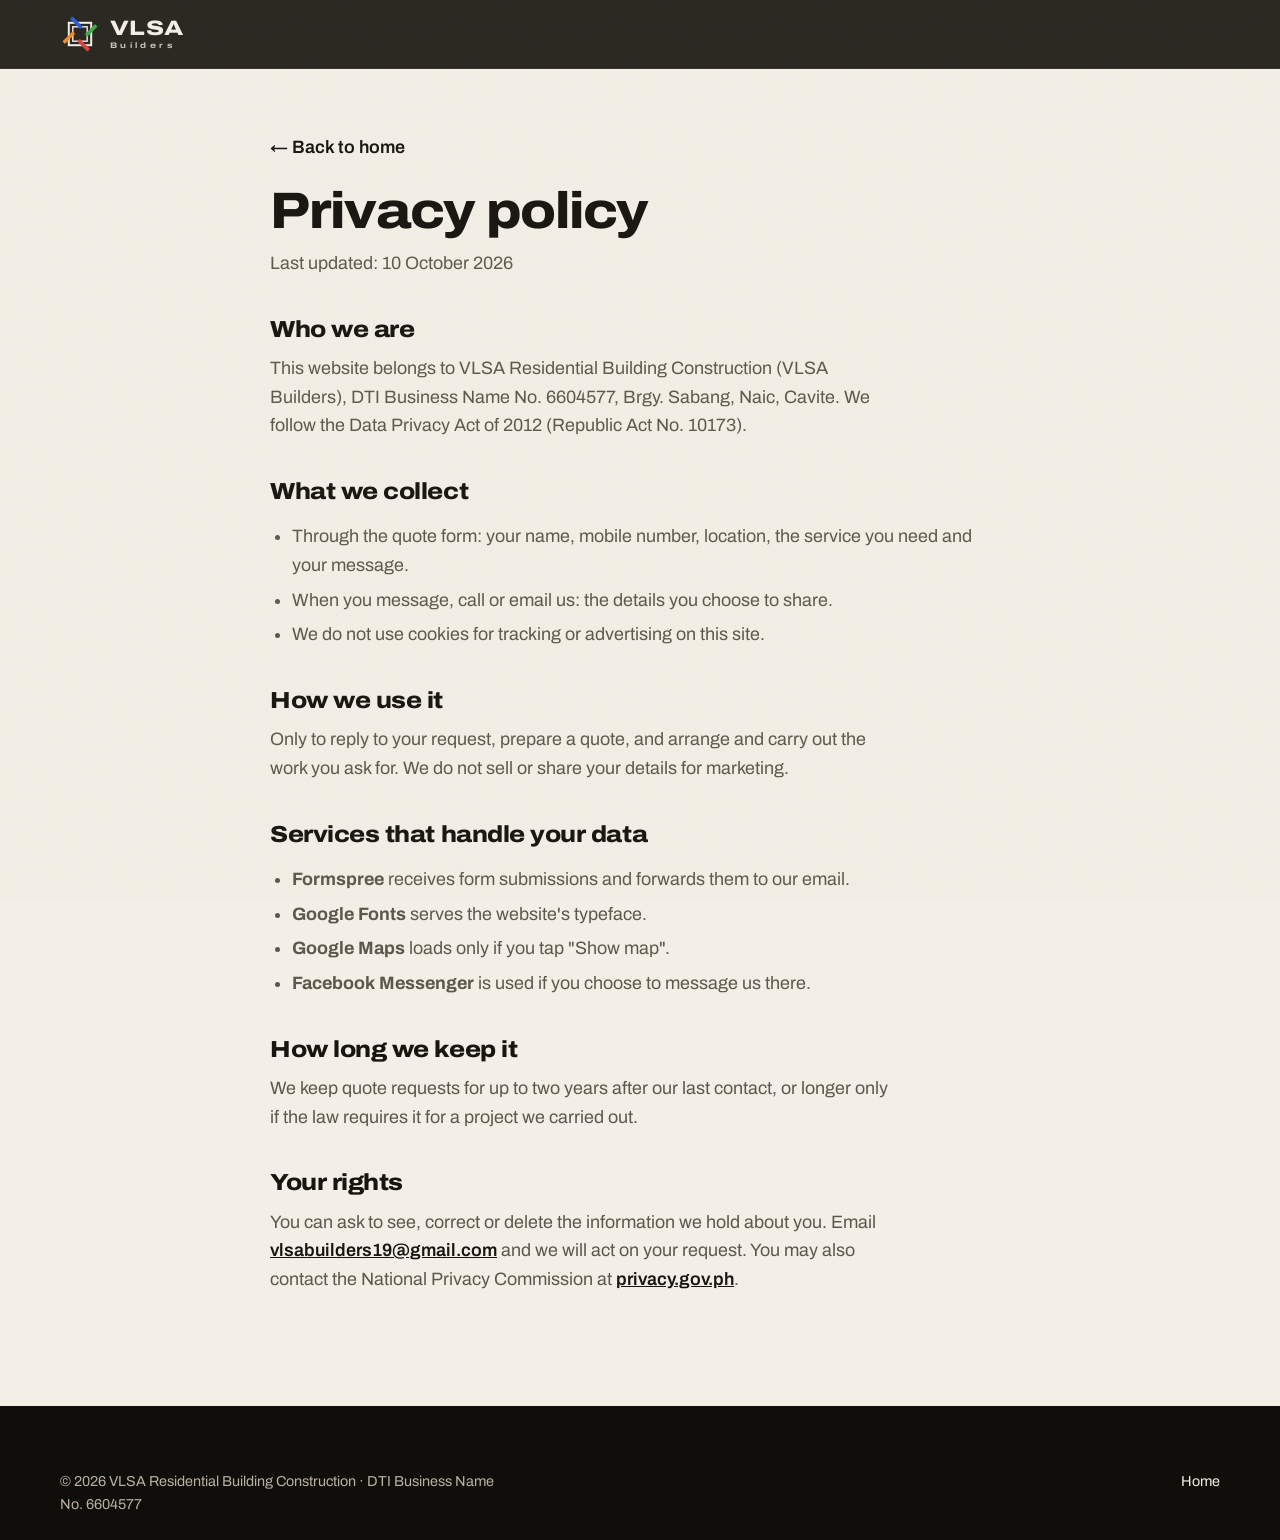
<file: privacy.html>
<!doctype html>
<html lang="en">
<head>
  <meta charset="utf-8">
  <meta name="viewport" content="width=device-width, initial-scale=1">
  <title>Privacy Policy | VLSA Builders</title>
  <meta name="description" content="How VLSA Builders collects and uses the information you send through this website.">
  <!-- PREVIEW: remove this line at launch -->
  <meta name="robots" content="noindex, nofollow">
  <link rel="canonical" href="https://siler1o.github.io/vlsa-builders/privacy.html">
  <meta name="theme-color" content="#17150f">
  <link rel="icon" href="assets/img/favicon.svg" type="image/svg+xml">
  <link rel="preconnect" href="https://fonts.googleapis.com">
  <link rel="preconnect" href="https://fonts.gstatic.com" crossorigin>
  <link href="https://fonts.googleapis.com/css2?family=Archivo:wdth,wght@100..125,400..800&display=swap" rel="stylesheet">
  <link rel="stylesheet" href="styles.css">
  <style>
    .legal { padding: var(--space-7) 0 var(--space-8); }
    .legal .wrap { max-width: 820px; }
    .legal h1 { font-size: var(--step-3); margin-bottom: var(--space-3); }
    .legal h2 { font-size: var(--step-1); margin: var(--space-6) 0 var(--space-3); }
    .legal p, .legal li { color: var(--ink-soft); }
    .legal ul { padding-left: 1.2em; display: grid; gap: 6px; }
    .legal a { color: var(--ink); font-weight: 600; }
    .back { display: inline-block; margin-bottom: var(--space-5); font-weight: 700; text-decoration: none; }
  </style>
</head>
<body>
  <header class="site-header">
    <div class="wrap header-inner">
      <a class="brand brand-light" href="index.html" aria-label="VLSA Builders home">
        <svg class="brand-mark" viewBox="0 0 100 100" aria-hidden="true">
          <rect x="22" y="22" width="56" height="56" fill="none" stroke="#f3efe6" stroke-width="5"/>
          <rect x="32" y="32" width="36" height="36" fill="none" stroke="#f3efe6" stroke-width="3.5"/>
          <rect x="23" y="17.5" width="36" height="9" rx="1.5" fill="#2d5bd7" transform="rotate(45 41 22)"/>
          <rect x="23" y="17.5" width="36" height="9" rx="1.5" fill="#3daa4a" transform="rotate(90 50 50) rotate(45 41 22)"/>
          <rect x="23" y="17.5" width="36" height="9" rx="1.5" fill="#e0403a" transform="rotate(180 50 50) rotate(45 41 22)"/>
          <rect x="23" y="17.5" width="36" height="9" rx="1.5" fill="#f28c28" transform="rotate(270 50 50) rotate(45 41 22)"/>
        </svg>
        <span class="brand-word">VLSA<small>Builders</small></span>
      </a>
    </div>
  </header>

  <main class="legal">
    <div class="wrap">
      <a class="back" href="index.html">← Back to home</a>
      <h1>Privacy policy</h1>
      <p>Last updated: 10 October 2026</p>

      <h2>Who we are</h2>
      <p>This website belongs to VLSA Residential Building Construction (VLSA Builders), DTI Business Name No. 6604577, Brgy. Sabang, Naic, Cavite. We follow the Data Privacy Act of 2012 (Republic Act No. 10173).</p>

      <h2>What we collect</h2>
      <ul>
        <li>Through the quote form: your name, mobile number, location, the service you need and your message.</li>
        <li>When you message, call or email us: the details you choose to share.</li>
        <li>We do not use cookies for tracking or advertising on this site.</li>
      </ul>

      <h2>How we use it</h2>
      <p>Only to reply to your request, prepare a quote, and arrange and carry out the work you ask for. We do not sell or share your details for marketing.</p>

      <h2>Services that handle your data</h2>
      <ul>
        <li><b>Formspree</b> receives form submissions and forwards them to our email.</li>
        <li><b>Google Fonts</b> serves the website's typeface.</li>
        <li><b>Google Maps</b> loads only if you tap "Show map".</li>
        <li><b>Facebook Messenger</b> is used if you choose to message us there.</li>
      </ul>

      <h2>How long we keep it</h2>
      <p>We keep quote requests for up to two years after our last contact, or longer only if the law requires it for a project we carried out.</p>

      <h2>Your rights</h2>
      <p>You can ask to see, correct or delete the information we hold about you. Email <a href="mailto:vlsabuilders19@gmail.com">vlsabuilders19@gmail.com</a> and we will act on your request. You may also contact the National Privacy Commission at <a href="https://privacy.gov.ph" target="_blank" rel="noopener">privacy.gov.ph</a>.</p>
    </div>
  </main>

  <footer class="site-footer">
    <div class="wrap foot-legal" style="margin-top:0;border-top:0;padding-top:0">
      <p>© 2026 VLSA Residential Building Construction · DTI Business Name No. 6604577</p>
      <p><a href="index.html">Home</a></p>
    </div>
  </footer>
</body>
</html>
</file>
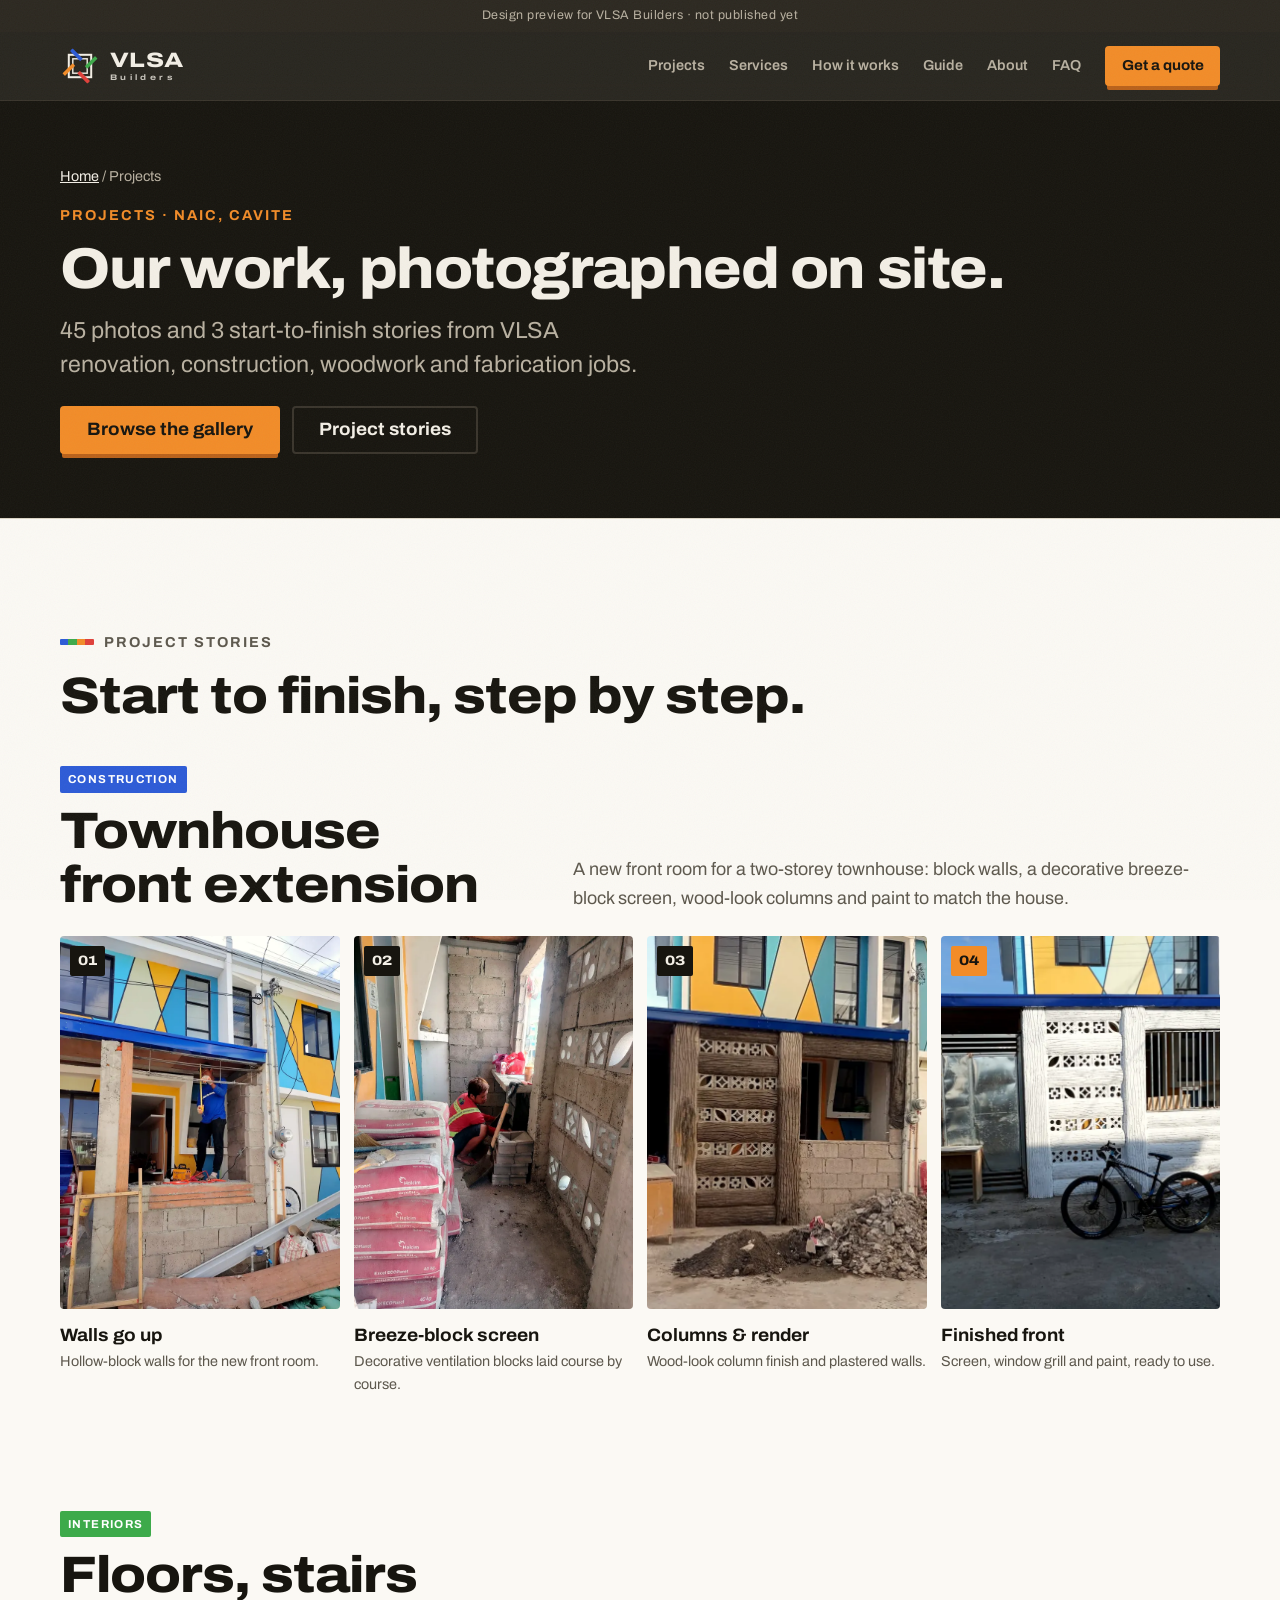
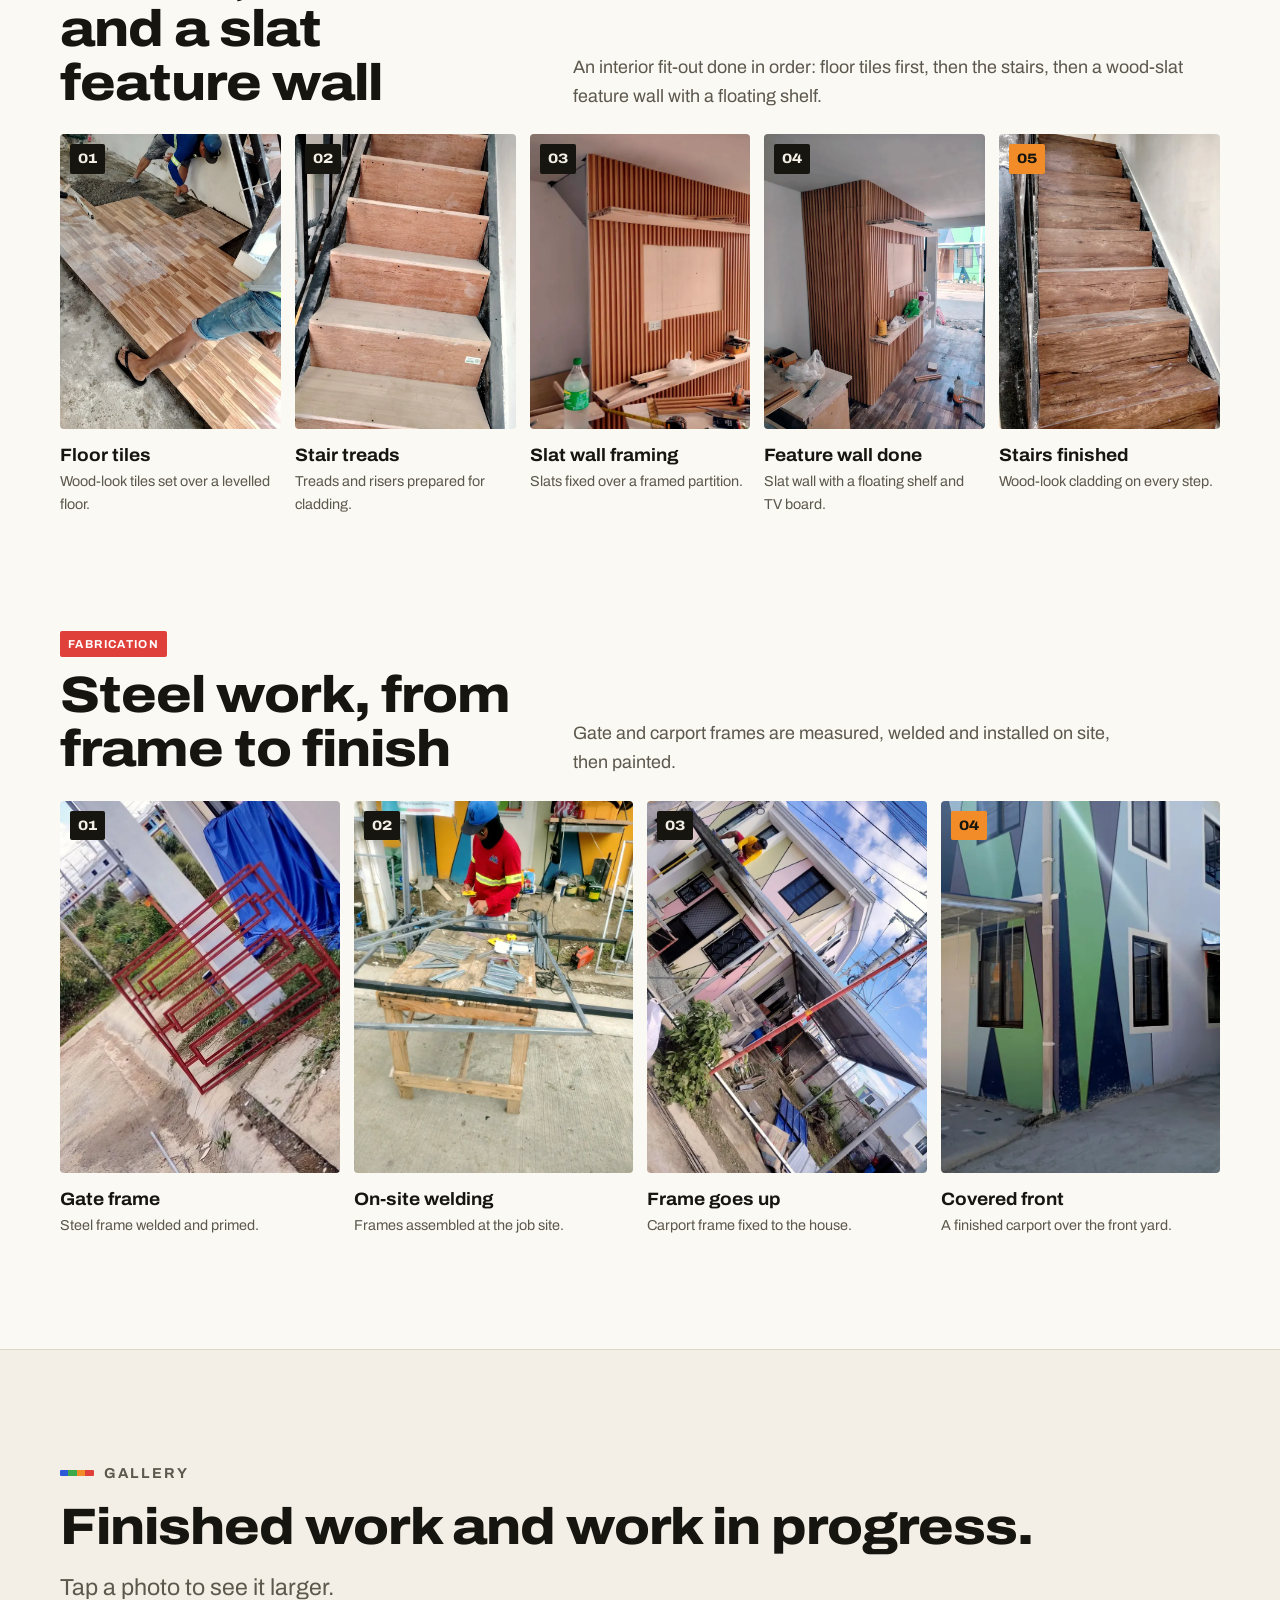
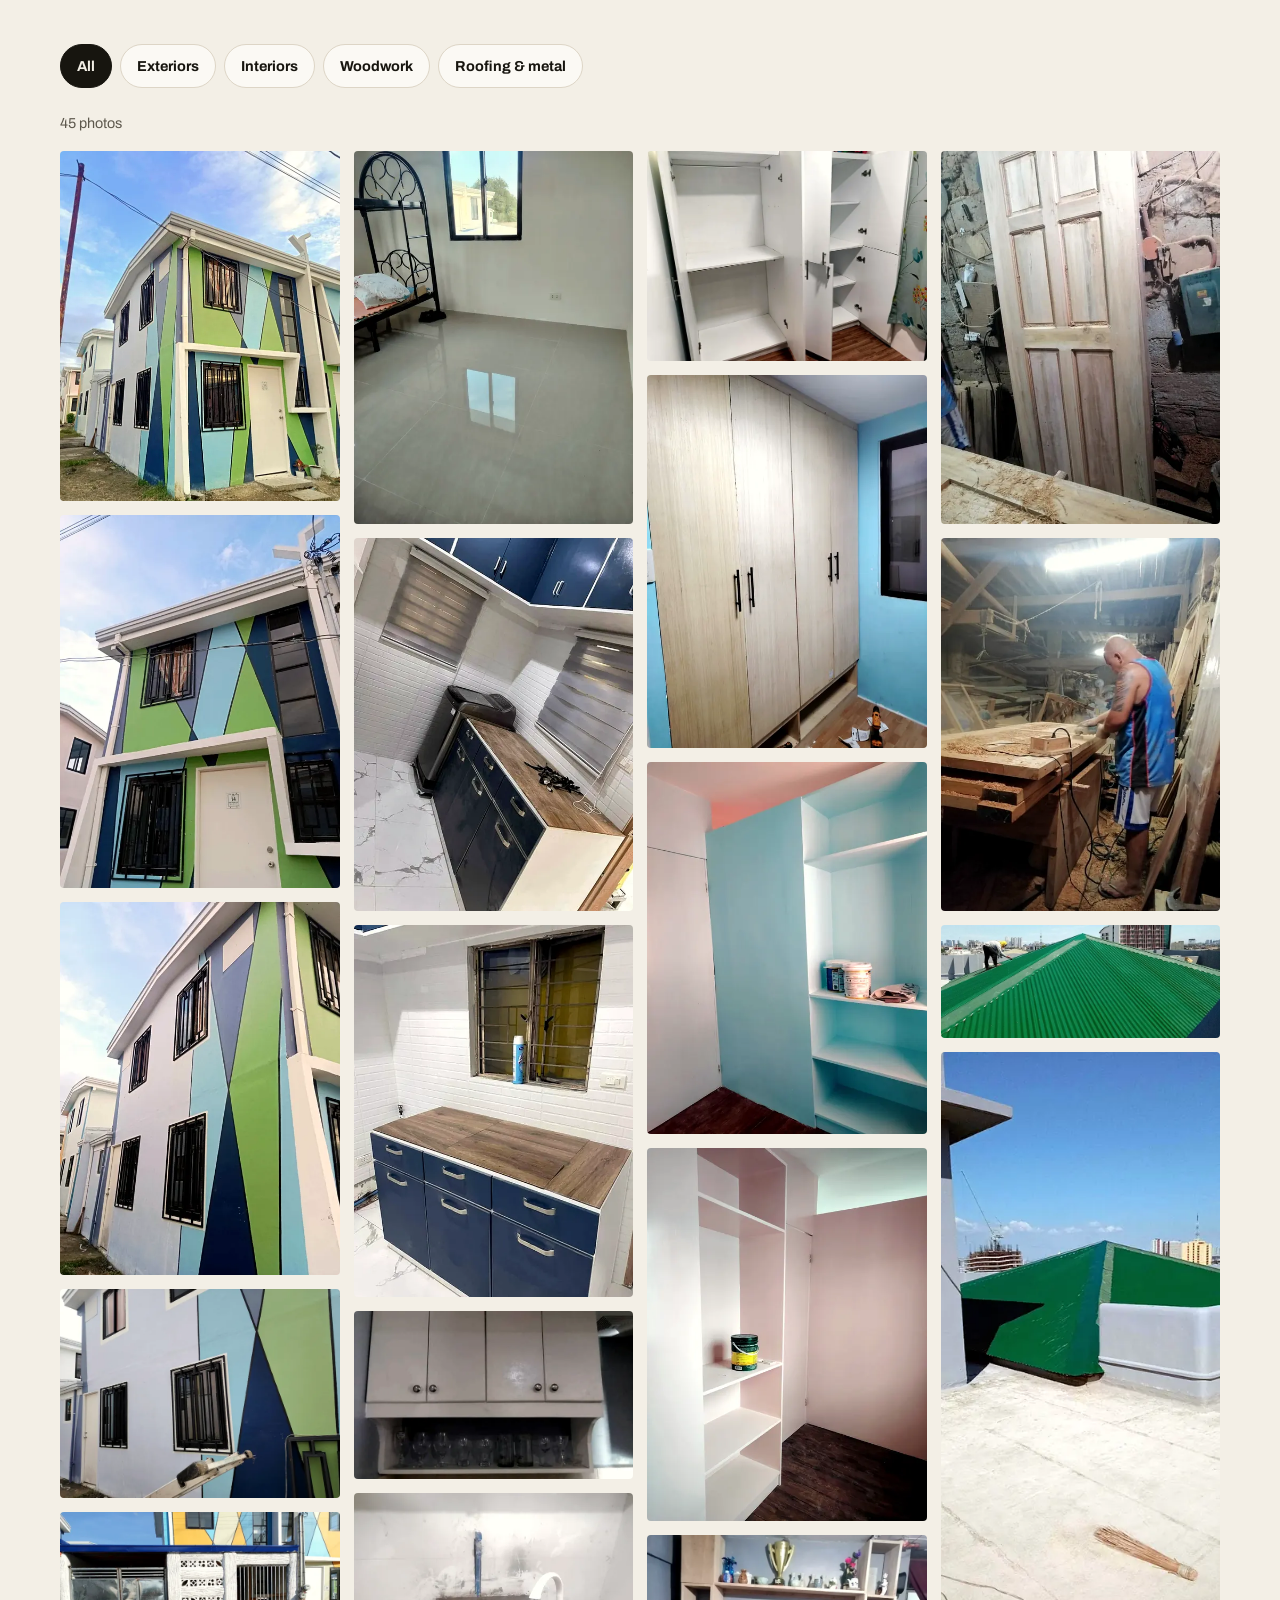
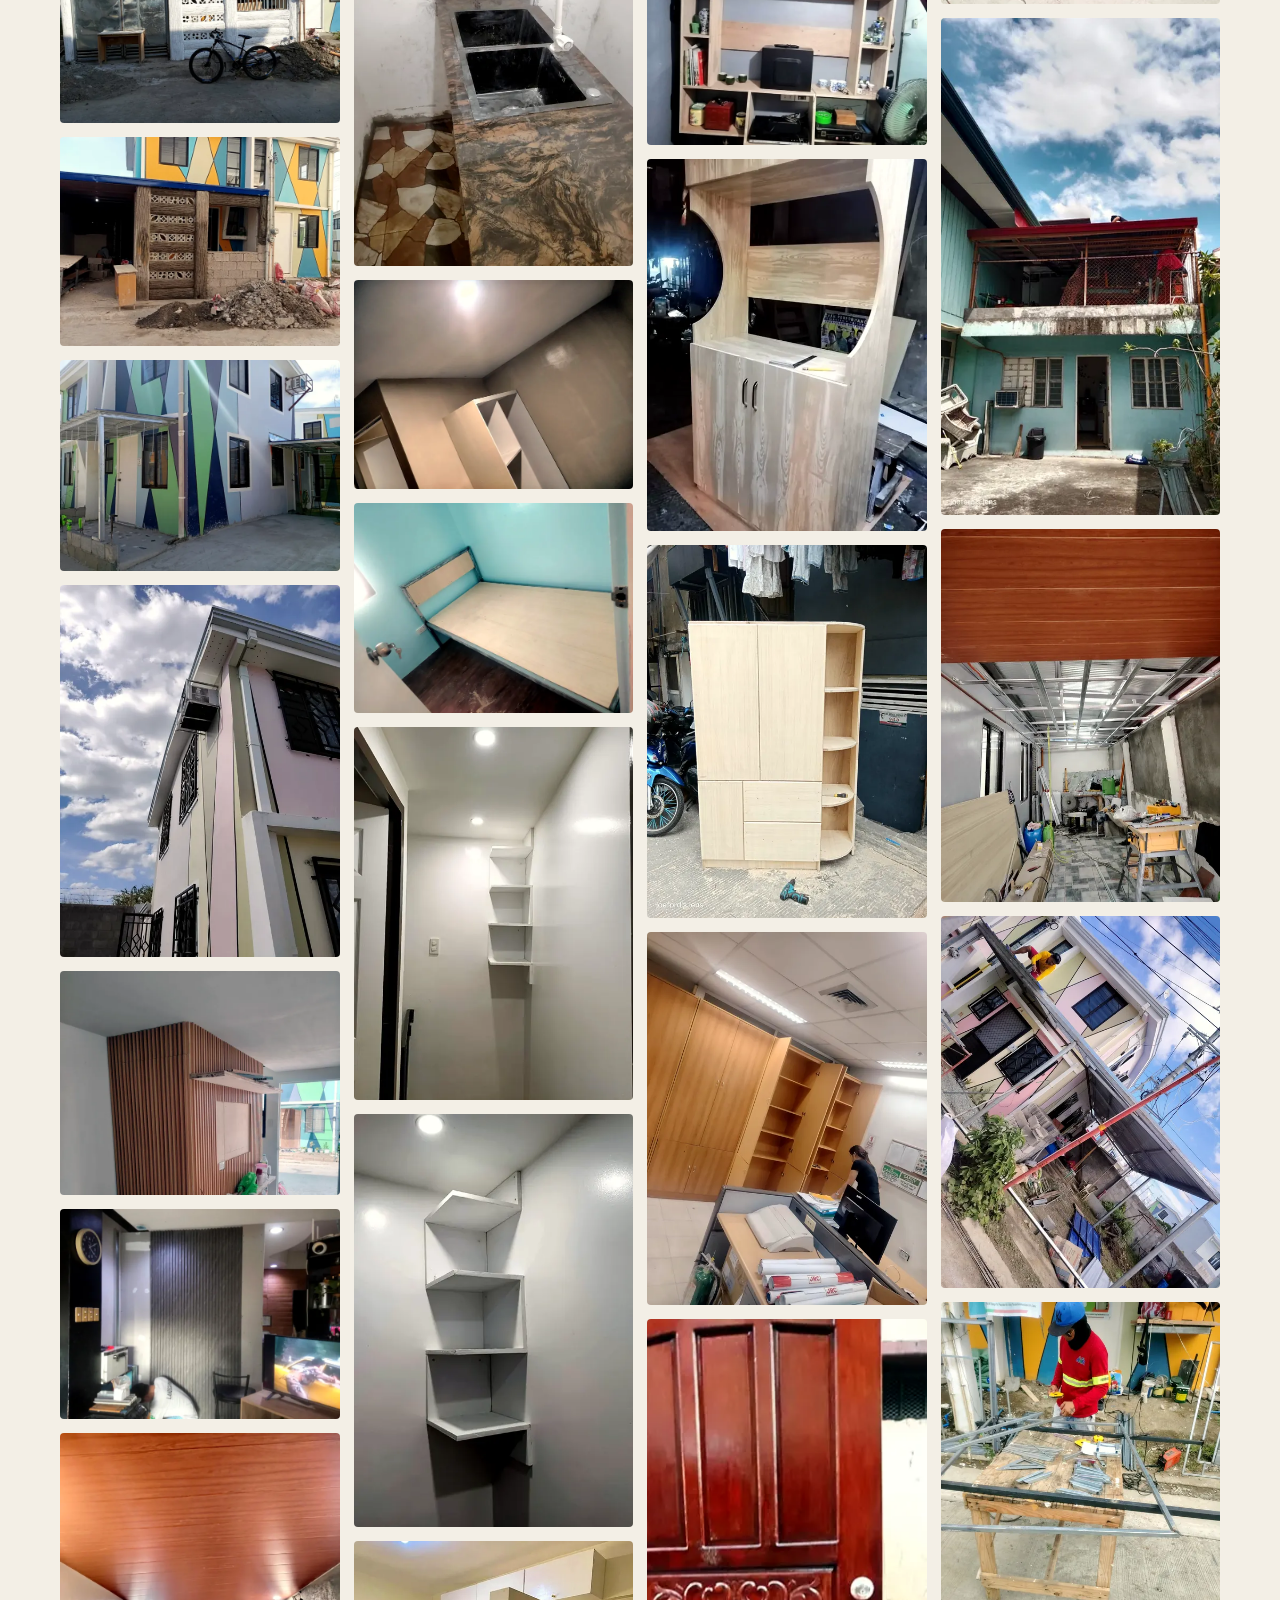
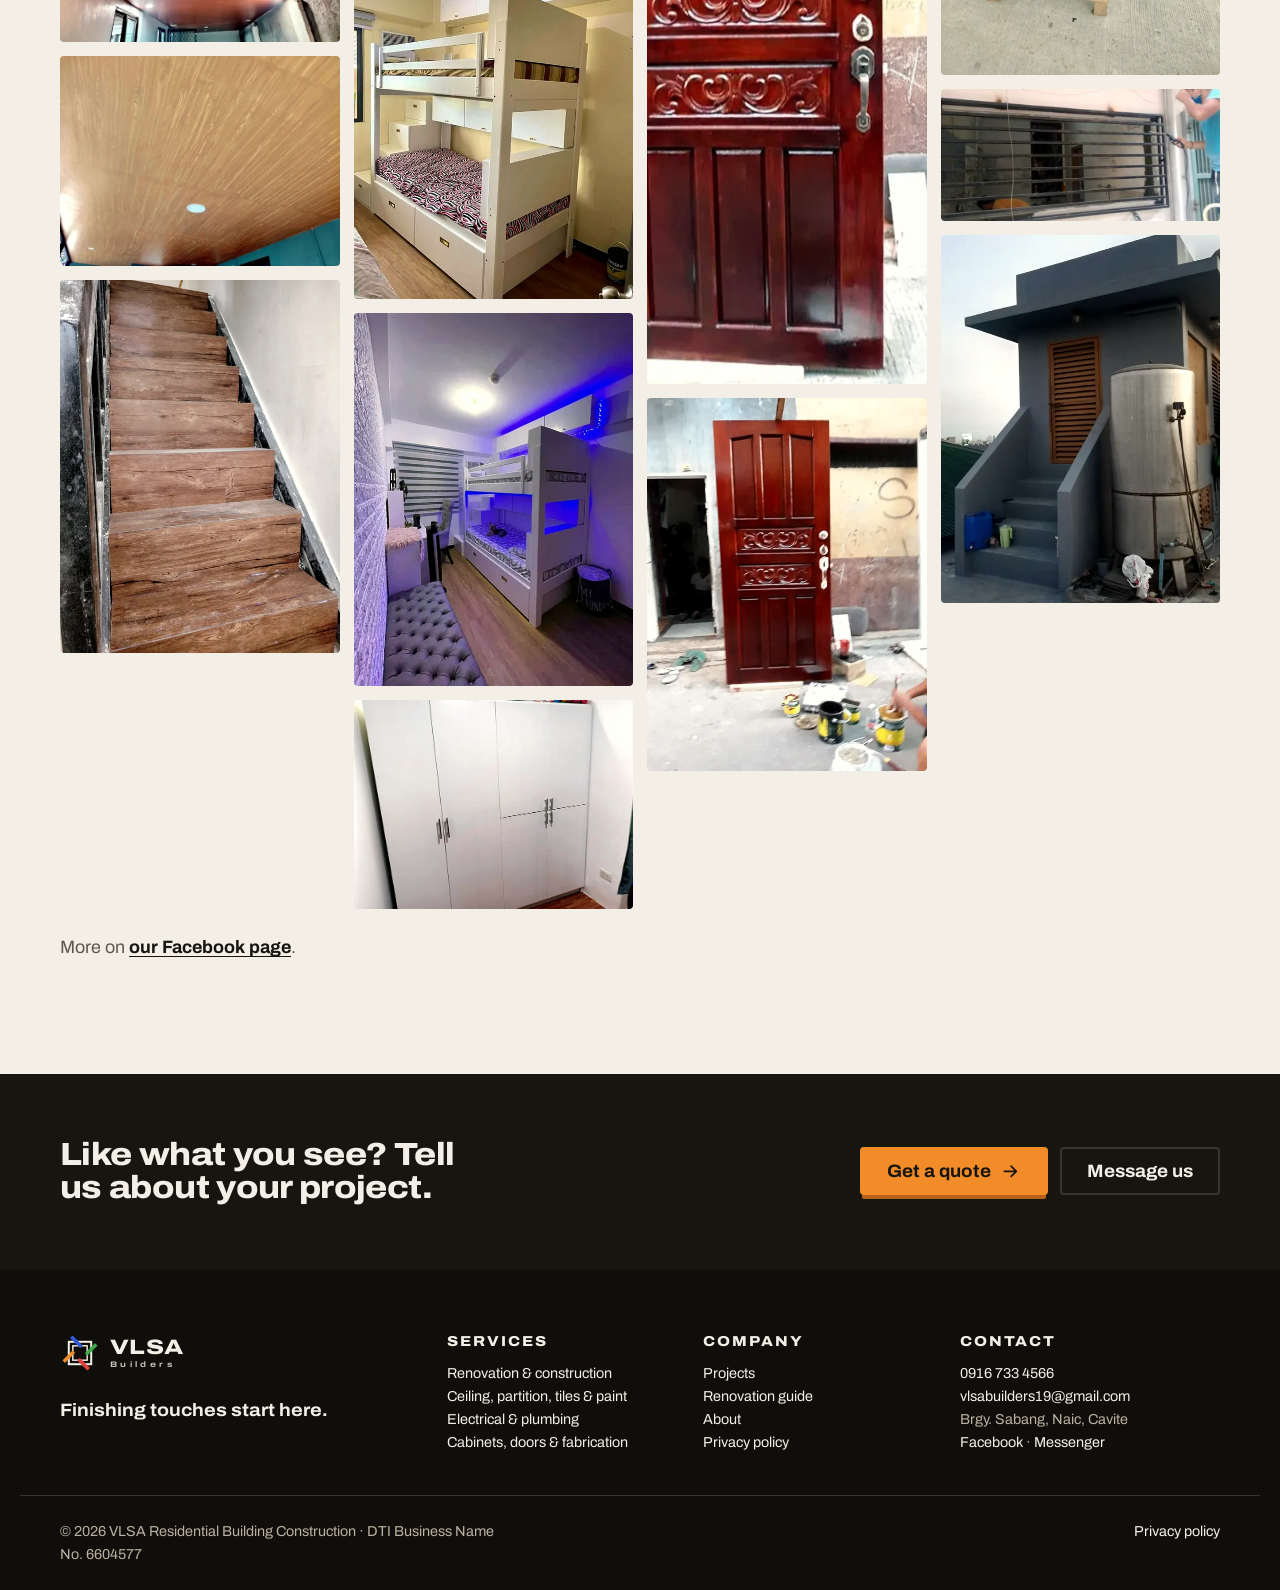
<file: projects.html>
<!doctype html>
<html lang="en">
<head>
  <meta charset="utf-8">
  <meta name="viewport" content="width=device-width, initial-scale=1">
  <title>Projects | VLSA Builders, Naic, Cavite</title>
  <meta name="description" content="45 photos and step-by-step stories of VLSA renovation, construction, cabinets, doors and steel fabrication in Naic, Cavite.">
  <!-- PREVIEW: remove this line when the client approves the site for launch -->
  <meta name="robots" content="noindex, nofollow">
  <link rel="canonical" href="https://siler1o.github.io/vlsa-builders/projects.html">
  <meta name="theme-color" content="#17150f">
  <link rel="icon" href="assets/img/favicon.svg" type="image/svg+xml">
  <link rel="apple-touch-icon" href="assets/img/apple-touch-icon.png">
  <meta property="og:type" content="website">
  <meta property="og:site_name" content="VLSA Builders">
  <meta property="og:title" content="Projects | VLSA Builders, Naic, Cavite">
  <meta property="og:description" content="45 photos and step-by-step stories of VLSA renovation, construction, cabinets, doors and steel fabrication in Naic, Cavite.">
  <meta property="og:url" content="https://siler1o.github.io/vlsa-builders/projects.html">
  <meta property="og:image" content="https://siler1o.github.io/vlsa-builders/assets/img/og-image.jpg">
  <meta name="twitter:card" content="summary_large_image">
  <link rel="preconnect" href="https://fonts.googleapis.com">
  <link rel="preconnect" href="https://fonts.gstatic.com" crossorigin>
  <link href="https://fonts.googleapis.com/css2?family=Archivo:wdth,wght@100..125,400..800&display=swap" rel="stylesheet">
  <link rel="stylesheet" href="styles.css">
  <script type="application/ld+json">
  {"@context": "https://schema.org", "@type": "BreadcrumbList", "itemListElement": [{"@type": "ListItem", "position": 1, "name": "Home", "item": "https://siler1o.github.io/vlsa-builders/"}, {"@type": "ListItem", "position": 2, "name": "Projects", "item": "https://siler1o.github.io/vlsa-builders/projects.html"}]}
  </script>
  <script>document.documentElement.classList.add('js')</script>
</head>
<body>
  <a class="skip" href="#main">Skip to content</a>

<!--HEADER-->
  <!-- PREVIEW: remove this bar at launch -->
  <div class="preview-bar">Design preview for VLSA Builders · not published yet</div>

  <header class="site-header">
    <div class="wrap header-inner">
      <a class="brand brand-light" href="./" aria-label="VLSA Builders home">
        <svg class="brand-mark" viewBox="0 0 100 100" aria-hidden="true"><use href="#mark-light"/></svg>
        <span class="brand-word">VLSA<small>Builders</small></span>
      </a>
      <nav class="nav" id="nav" aria-label="Main">
        <a href="projects.html" aria-current="page">Projects</a>
        <a href="./#services">Services</a>
        <a href="./#process">How it works</a>
        <a href="renovation-guide.html">Guide</a>
        <a href="./#about">About</a>
        <a href="./#faq">FAQ</a>
      </nav>
      <a class="btn btn-accent btn-sm header-cta" href="./#contact">Get a quote</a>
      <button class="menu-btn" type="button" aria-expanded="false" aria-controls="nav">
        <span class="sr-only">Menu</span><span class="menu-lines" aria-hidden="true"></span>
      </button>
    </div>
  </header>
<!--/HEADER-->

  <main id="main">
    <section class="page-hero compact">
      <div class="wrap page-hero-grid">
        <div>
          <p class="crumbs"><a href="./">Home</a> / Projects</p>
          <p class="eyebrow">Projects · Naic, Cavite</p>
          <h1>Our work, photographed on site.</h1>
          <p class="lede">45 photos and 3 start-to-finish stories from VLSA renovation, construction, woodwork and fabrication jobs.</p>
          <div class="cta-row"><a class="btn btn-accent" href="#gallery">Browse the gallery</a><a class="btn btn-ghost" href="#extension">Project stories</a></div>
        </div>
      </div>
    </section>

    <section class="section stories">
      <div class="wrap">
        <div class="section-head" data-reveal>
          <p class="kicker"><span class="bars" aria-hidden="true"></span>Project stories</p>
          <h2 style="font-size: var(--step-3)">Start to finish, step by step.</h2>
        </div>
        <article class="story" id="extension" data-reveal>
          <div class="story-head">
            <div><span class="tag" style="--c: var(--blue)">Construction</span><h2>Townhouse front extension</h2></div>
            <p>A new front room for a two-storey townhouse: block walls, a decorative breeze-block screen, wood-look columns and paint to match the house.</p>
          </div>
          <ol class="steps-strip">
            <li><figure><div class="ph"><img src="assets/img/story/s65.webp" loading="lazy" alt="Walls go up: Hollow-block walls for the new front room."></div><figcaption><b>Walls go up</b>Hollow-block walls for the new front room.</figcaption></figure></li>
            <li><figure><div class="ph"><img src="assets/img/story/s68.webp" loading="lazy" alt="Breeze-block screen: Decorative ventilation blocks laid course by course."></div><figcaption><b>Breeze-block screen</b>Decorative ventilation blocks laid course by course.</figcaption></figure></li>
            <li><figure><div class="ph"><img src="assets/img/story/s57.webp" loading="lazy" alt="Columns &amp; render: Wood-look column finish and plastered walls."></div><figcaption><b>Columns &amp; render</b>Wood-look column finish and plastered walls.</figcaption></figure></li>
            <li><figure><div class="ph"><img src="assets/img/story/s47.webp" loading="lazy" alt="Finished front: Screen, window grill and paint, ready to use."></div><figcaption><b>Finished front</b>Screen, window grill and paint, ready to use.</figcaption></figure></li>
          </ol>
        </article>
        <article class="story" id="fitout" data-reveal>
          <div class="story-head">
            <div><span class="tag" style="--c: var(--green)">Interiors</span><h2>Floors, stairs and a slat feature wall</h2></div>
            <p>An interior fit-out done in order: floor tiles first, then the stairs, then a wood-slat feature wall with a floating shelf.</p>
          </div>
          <ol class="steps-strip">
            <li><figure><div class="ph"><img src="assets/img/story/s74.webp" loading="lazy" alt="Floor tiles: Wood-look tiles set over a levelled floor."></div><figcaption><b>Floor tiles</b>Wood-look tiles set over a levelled floor.</figcaption></figure></li>
            <li><figure><div class="ph"><img src="assets/img/story/s72.webp" loading="lazy" alt="Stair treads: Treads and risers prepared for cladding."></div><figcaption><b>Stair treads</b>Treads and risers prepared for cladding.</figcaption></figure></li>
            <li><figure><div class="ph"><img src="assets/img/story/s75.webp" loading="lazy" alt="Slat wall framing: Slats fixed over a framed partition."></div><figcaption><b>Slat wall framing</b>Slats fixed over a framed partition.</figcaption></figure></li>
            <li><figure><div class="ph"><img src="assets/img/story/s77.webp" loading="lazy" alt="Feature wall done: Slat wall with a floating shelf and TV board."></div><figcaption><b>Feature wall done</b>Slat wall with a floating shelf and TV board.</figcaption></figure></li>
            <li><figure><div class="ph"><img src="assets/img/story/s79.webp" loading="lazy" alt="Stairs finished: Wood-look cladding on every step."></div><figcaption><b>Stairs finished</b>Wood-look cladding on every step.</figcaption></figure></li>
          </ol>
        </article>
        <article class="story" id="steel" data-reveal>
          <div class="story-head">
            <div><span class="tag" style="--c: var(--red)">Fabrication</span><h2>Steel work, from frame to finish</h2></div>
            <p>Gate and carport frames are measured, welded and installed on site, then painted.</p>
          </div>
          <ol class="steps-strip">
            <li><figure><div class="ph"><img src="assets/img/story/s105.webp" loading="lazy" alt="Gate frame: Steel frame welded and primed."></div><figcaption><b>Gate frame</b>Steel frame welded and primed.</figcaption></figure></li>
            <li><figure><div class="ph"><img src="assets/img/story/s109.webp" loading="lazy" alt="On-site welding: Frames assembled at the job site."></div><figcaption><b>On-site welding</b>Frames assembled at the job site.</figcaption></figure></li>
            <li><figure><div class="ph"><img src="assets/img/story/s112.webp" loading="lazy" alt="Frame goes up: Carport frame fixed to the house."></div><figcaption><b>Frame goes up</b>Carport frame fixed to the house.</figcaption></figure></li>
            <li><figure><div class="ph"><img src="assets/img/story/s122.webp" loading="lazy" alt="Covered front: A finished carport over the front yard."></div><figcaption><b>Covered front</b>A finished carport over the front yard.</figcaption></figure></li>
          </ol>
        </article>
      </div>
    </section>

    <section class="section" id="gallery">
      <div class="wrap">
        <div class="section-head" data-reveal>
          <p class="kicker"><span class="bars" aria-hidden="true"></span>Gallery</p>
          <h2>Finished work and work in progress.</h2>
          <p>Tap a photo to see it larger.</p>
        </div>
        <div class="filters" role="group" aria-label="Filter projects">
          <button type="button" data-filter="all" aria-pressed="true">All</button>
          <button type="button" data-filter="exterior" aria-pressed="false">Exteriors</button>
          <button type="button" data-filter="interior" aria-pressed="false">Interiors</button>
          <button type="button" data-filter="woodwork" aria-pressed="false">Woodwork</button>
          <button type="button" data-filter="roofing" aria-pressed="false">Roofing & metal</button>
        </div>
        <p class="count" aria-live="polite"><span>45</span> photos</p>
        <div class="pgrid">
          <button type="button" data-cat="exterior" data-full="assets/img/g/facade-geometric.webp" data-cap="Geometric facade repaint" aria-label="View larger: Geometric facade repaint"><img src="assets/img/g/facade-geometric-s.webp" width="559" height="700" loading="lazy" alt="Geometric facade repaint"><span class="cap">Geometric facade repaint</span></button>
          <button type="button" data-cat="exterior" data-full="assets/img/g/facade-front.webp" data-cap="Two-tone facade, front view" aria-label="View larger: Two-tone facade, front view"><img src="assets/img/g/facade-front-s.webp" width="525" height="700" loading="lazy" alt="Two-tone facade, front view"><span class="cap">Two-tone facade, front view</span></button>
          <button type="button" data-cat="exterior" data-full="assets/img/g/facade-side.webp" data-cap="Facade pattern carried around the corner" aria-label="View larger: Facade pattern carried around the corner"><img src="assets/img/g/facade-side-s.webp" width="525" height="700" loading="lazy" alt="Facade pattern carried around the corner"><span class="cap">Facade pattern carried around the corner</span></button>
          <button type="button" data-cat="exterior" data-full="assets/img/g/facade-corner.webp" data-cap="Facade detail with window grills" aria-label="View larger: Facade detail with window grills"><img src="assets/img/g/facade-corner-s.webp" width="700" height="525" loading="lazy" alt="Facade detail with window grills"><span class="cap">Facade detail with window grills</span></button>
          <button type="button" data-cat="exterior" data-full="assets/img/g/front-extension.webp" data-cap="Finished front extension with breeze-block screen" aria-label="View larger: Finished front extension with breeze-block screen"><img src="assets/img/g/front-extension-s.webp" width="700" height="527" loading="lazy" alt="Finished front extension with breeze-block screen"><span class="cap">Finished front extension with breeze-block screen</span></button>
          <button type="button" data-cat="exterior" data-full="assets/img/g/extension-columns.webp" data-cap="Extension with wood-look columns" aria-label="View larger: Extension with wood-look columns"><img src="assets/img/g/extension-columns-s.webp" width="700" height="525" loading="lazy" alt="Extension with wood-look columns"><span class="cap">Extension with wood-look columns</span></button>
          <button type="button" data-cat="exterior" data-full="assets/img/g/carport.webp" data-cap="Carport frame over a front yard" aria-label="View larger: Carport frame over a front yard"><img src="assets/img/g/carport-s.webp" width="700" height="527" loading="lazy" alt="Carport frame over a front yard"><span class="cap">Carport frame over a front yard</span></button>
          <button type="button" data-cat="exterior" data-full="assets/img/g/pink-facade.webp" data-cap="Exterior repaint, two-storey home" aria-label="View larger: Exterior repaint, two-storey home"><img src="assets/img/g/pink-facade-s.webp" width="525" height="700" loading="lazy" alt="Exterior repaint, two-storey home"><span class="cap">Exterior repaint, two-storey home</span></button>
          <button type="button" data-cat="interior" data-full="assets/img/g/slat-wall.webp" data-cap="Wood-slat feature wall with floating shelf" aria-label="View larger: Wood-slat feature wall with floating shelf"><img src="assets/img/g/slat-wall-s.webp" width="700" height="560" loading="lazy" alt="Wood-slat feature wall with floating shelf"><span class="cap">Wood-slat feature wall with floating shelf</span></button>
          <button type="button" data-cat="interior" data-full="assets/img/g/dark-slat-wall.webp" data-cap="Dark slat feature wall in a living room" aria-label="View larger: Dark slat feature wall in a living room"><img src="assets/img/g/dark-slat-wall-s.webp" width="700" height="525" loading="lazy" alt="Dark slat feature wall in a living room"><span class="cap">Dark slat feature wall in a living room</span></button>
          <button type="button" data-cat="interior" data-full="assets/img/g/wood-ceiling.webp" data-cap="Wood-finish ceiling with recessed lights" aria-label="View larger: Wood-finish ceiling with recessed lights"><img src="assets/img/g/wood-ceiling-s.webp" width="700" height="525" loading="lazy" alt="Wood-finish ceiling with recessed lights"><span class="cap">Wood-finish ceiling with recessed lights</span></button>
          <button type="button" data-cat="interior" data-full="assets/img/g/light-ceiling.webp" data-cap="Light wood-finish ceiling with downlight" aria-label="View larger: Light wood-finish ceiling with downlight"><img src="assets/img/g/light-ceiling-s.webp" width="700" height="525" loading="lazy" alt="Light wood-finish ceiling with downlight"><span class="cap">Light wood-finish ceiling with downlight</span></button>
          <button type="button" data-cat="interior" data-full="assets/img/g/stairs.webp" data-cap="Wood-look stair cladding" aria-label="View larger: Wood-look stair cladding"><img src="assets/img/g/stairs-s.webp" width="525" height="700" loading="lazy" alt="Wood-look stair cladding"><span class="cap">Wood-look stair cladding</span></button>
          <button type="button" data-cat="interior" data-full="assets/img/g/glossy-tiles.webp" data-cap="Glossy floor tiles in a finished bedroom" aria-label="View larger: Glossy floor tiles in a finished bedroom"><img src="assets/img/g/glossy-tiles-s.webp" width="525" height="700" loading="lazy" alt="Glossy floor tiles in a finished bedroom"><span class="cap">Glossy floor tiles in a finished bedroom</span></button>
          <button type="button" data-cat="interior" data-full="assets/img/g/kitchen-marble.webp" data-cap="Kitchen with marble-look tiles and navy cabinets" aria-label="View larger: Kitchen with marble-look tiles and navy cabinets"><img src="assets/img/g/kitchen-marble-s.webp" width="525" height="700" loading="lazy" alt="Kitchen with marble-look tiles and navy cabinets"><span class="cap">Kitchen with marble-look tiles and navy cabinets</span></button>
          <button type="button" data-cat="interior" data-full="assets/img/g/kitchen-navy.webp" data-cap="Kitchen counter with wood-look top" aria-label="View larger: Kitchen counter with wood-look top"><img src="assets/img/g/kitchen-navy-s.webp" width="525" height="700" loading="lazy" alt="Kitchen counter with wood-look top"><span class="cap">Kitchen counter with wood-look top</span></button>
          <button type="button" data-cat="interior" data-full="assets/img/g/kitchen-white.webp" data-cap="White kitchen cabinets with glass rack" aria-label="View larger: White kitchen cabinets with glass rack"><img src="assets/img/g/kitchen-white-s.webp" width="700" height="420" loading="lazy" alt="White kitchen cabinets with glass rack"><span class="cap">White kitchen cabinets with glass rack</span></button>
          <button type="button" data-cat="interior" data-full="assets/img/g/sink-counter.webp" data-cap="Kitchen sink counter" aria-label="View larger: Kitchen sink counter"><img src="assets/img/g/sink-counter-s.webp" width="525" height="700" loading="lazy" alt="Kitchen sink counter"><span class="cap">Kitchen sink counter</span></button>
          <button type="button" data-cat="interior" data-full="assets/img/g/room-shelf.webp" data-cap="Finished room with built-in shelf" aria-label="View larger: Finished room with built-in shelf"><img src="assets/img/g/room-shelf-s.webp" width="700" height="525" loading="lazy" alt="Finished room with built-in shelf"><span class="cap">Finished room with built-in shelf</span></button>
          <button type="button" data-cat="interior" data-full="assets/img/g/blue-room.webp" data-cap="Bed frame in a finished blue room" aria-label="View larger: Bed frame in a finished blue room"><img src="assets/img/g/blue-room-s.webp" width="700" height="525" loading="lazy" alt="Bed frame in a finished blue room"><span class="cap">Bed frame in a finished blue room</span></button>
          <button type="button" data-cat="interior" data-full="assets/img/g/shelves-lights.webp" data-cap="Corner shelves under downlights" aria-label="View larger: Corner shelves under downlights"><img src="assets/img/g/shelves-lights-s.webp" width="525" height="700" loading="lazy" alt="Corner shelves under downlights"><span class="cap">Corner shelves under downlights</span></button>
          <button type="button" data-cat="interior" data-full="assets/img/g/corner-shelves.webp" data-cap="White floating corner shelves" aria-label="View larger: White floating corner shelves"><img src="assets/img/g/corner-shelves-s.webp" width="473" height="700" loading="lazy" alt="White floating corner shelves"><span class="cap">White floating corner shelves</span></button>
          <button type="button" data-cat="woodwork" data-full="assets/img/g/bunk-bed.webp" data-cap="Bunk bed with storage stairs" aria-label="View larger: Bunk bed with storage stairs"><img src="assets/img/g/bunk-bed-s.webp" width="547" height="700" loading="lazy" alt="Bunk bed with storage stairs"><span class="cap">Bunk bed with storage stairs</span></button>
          <button type="button" data-cat="woodwork" data-full="assets/img/g/bunk-led.webp" data-cap="Bunk bed with LED strip lighting" aria-label="View larger: Bunk bed with LED strip lighting"><img src="assets/img/g/bunk-led-s.webp" width="525" height="700" loading="lazy" alt="Bunk bed with LED strip lighting"><span class="cap">Bunk bed with LED strip lighting</span></button>
          <button type="button" data-cat="woodwork" data-full="assets/img/g/built-in-cabinets.webp" data-cap="Matte white built-in cabinets" aria-label="View larger: Matte white built-in cabinets"><img src="assets/img/g/built-in-cabinets-s.webp" width="700" height="525" loading="lazy" alt="Matte white built-in cabinets"><span class="cap">Matte white built-in cabinets</span></button>
          <button type="button" data-cat="woodwork" data-full="assets/img/g/white-cabinet.webp" data-cap="White cabinet with adjustable shelves" aria-label="View larger: White cabinet with adjustable shelves"><img src="assets/img/g/white-cabinet-s.webp" width="700" height="525" loading="lazy" alt="White cabinet with adjustable shelves"><span class="cap">White cabinet with adjustable shelves</span></button>
          <button type="button" data-cat="woodwork" data-full="assets/img/g/wardrobe-wood.webp" data-cap="Full-height wardrobe, wood-grain finish" aria-label="View larger: Full-height wardrobe, wood-grain finish"><img src="assets/img/g/wardrobe-wood-s.webp" width="525" height="700" loading="lazy" alt="Full-height wardrobe, wood-grain finish"><span class="cap">Full-height wardrobe, wood-grain finish</span></button>
          <button type="button" data-cat="woodwork" data-full="assets/img/g/blue-shelves.webp" data-cap="Painted built-in shelves" aria-label="View larger: Painted built-in shelves"><img src="assets/img/g/blue-shelves-s.webp" width="525" height="700" loading="lazy" alt="Painted built-in shelves"><span class="cap">Painted built-in shelves</span></button>
          <button type="button" data-cat="woodwork" data-full="assets/img/g/pink-shelves.webp" data-cap="Built-in shelves in a pink room" aria-label="View larger: Built-in shelves in a pink room"><img src="assets/img/g/pink-shelves-s.webp" width="525" height="700" loading="lazy" alt="Built-in shelves in a pink room"><span class="cap">Built-in shelves in a pink room</span></button>
          <button type="button" data-cat="woodwork" data-full="assets/img/g/tv-wall.webp" data-cap="TV wall with open shelving" aria-label="View larger: TV wall with open shelving"><img src="assets/img/g/tv-wall-s.webp" width="700" height="525" loading="lazy" alt="TV wall with open shelving"><span class="cap">TV wall with open shelving</span></button>
          <button type="button" data-cat="woodwork" data-full="assets/img/g/display-cabinet.webp" data-cap="Display cabinet with round cut-out" aria-label="View larger: Display cabinet with round cut-out"><img src="assets/img/g/display-cabinet-s.webp" width="525" height="700" loading="lazy" alt="Display cabinet with round cut-out"><span class="cap">Display cabinet with round cut-out</span></button>
          <button type="button" data-cat="woodwork" data-full="assets/img/g/curved-cabinet.webp" data-cap="Cabinet with curved corner shelves" aria-label="View larger: Cabinet with curved corner shelves"><img src="assets/img/g/curved-cabinet-s.webp" width="525" height="700" loading="lazy" alt="Cabinet with curved corner shelves"><span class="cap">Cabinet with curved corner shelves</span></button>
          <button type="button" data-cat="woodwork" data-full="assets/img/g/office-cabinets.webp" data-cap="Office cabinets and shelving" aria-label="View larger: Office cabinets and shelving"><img src="assets/img/g/office-cabinets-s.webp" width="525" height="700" loading="lazy" alt="Office cabinets and shelving"><span class="cap">Office cabinets and shelving</span></button>
          <button type="button" data-cat="woodwork" data-full="assets/img/g/carved-door.webp" data-cap="Carved panel door, stained finish" aria-label="View larger: Carved panel door, stained finish"><img src="assets/img/g/carved-door-s.webp" width="294" height="700" loading="lazy" alt="Carved panel door, stained finish"><span class="cap">Carved panel door, stained finish</span></button>
          <button type="button" data-cat="woodwork" data-full="assets/img/g/carved-door-2.webp" data-cap="Carved panel door before hanging" aria-label="View larger: Carved panel door before hanging"><img src="assets/img/g/carved-door-2-s.webp" width="525" height="700" loading="lazy" alt="Carved panel door before hanging"><span class="cap">Carved panel door before hanging</span></button>
          <button type="button" data-cat="woodwork" data-full="assets/img/g/panel-door.webp" data-cap="Six-panel door, ready for finishing" aria-label="View larger: Six-panel door, ready for finishing"><img src="assets/img/g/panel-door-s.webp" width="525" height="700" loading="lazy" alt="Six-panel door, ready for finishing"><span class="cap">Six-panel door, ready for finishing</span></button>
          <button type="button" data-cat="woodwork" data-full="assets/img/g/woodshop.webp" data-cap="In the woodshop" aria-label="View larger: In the woodshop"><img src="assets/img/g/woodshop-s.webp" width="525" height="700" loading="lazy" alt="In the woodshop"><span class="cap">In the woodshop</span></button>
          <button type="button" data-cat="roofing" data-full="assets/img/g/roofing.webp" data-cap="Roof sheet installation" aria-label="View larger: Roof sheet installation"><img src="assets/img/g/roofing-s.webp" width="700" height="283" loading="lazy" alt="Roof sheet installation"><span class="cap">Roof sheet installation</span></button>
          <button type="button" data-cat="roofing" data-full="assets/img/g/roof-deck.webp" data-cap="Roof deck and new roofing" aria-label="View larger: Roof deck and new roofing"><img src="assets/img/g/roof-deck-s.webp" width="354" height="700" loading="lazy" alt="Roof deck and new roofing"><span class="cap">Roof deck and new roofing</span></button>
          <button type="button" data-cat="roofing" data-full="assets/img/g/roof-frame.webp" data-cap="Steel roof framing on a two-storey house" aria-label="View larger: Steel roof framing on a two-storey house"><img src="assets/img/g/roof-frame-s.webp" width="394" height="700" loading="lazy" alt="Steel roof framing on a two-storey house"><span class="cap">Steel roof framing on a two-storey house</span></button>
          <button type="button" data-cat="roofing" data-full="assets/img/g/steel-ceiling-frame.webp" data-cap="Steel frame and wood-finish ceiling panels" aria-label="View larger: Steel frame and wood-finish ceiling panels"><img src="assets/img/g/steel-ceiling-frame-s.webp" width="525" height="700" loading="lazy" alt="Steel frame and wood-finish ceiling panels"><span class="cap">Steel frame and wood-finish ceiling panels</span></button>
          <button type="button" data-cat="roofing" data-full="assets/img/g/carport-frame.webp" data-cap="Carport frame going up" aria-label="View larger: Carport frame going up"><img src="assets/img/g/carport-frame-s.webp" width="525" height="700" loading="lazy" alt="Carport frame going up"><span class="cap">Carport frame going up</span></button>
          <button type="button" data-cat="roofing" data-full="assets/img/g/welding.webp" data-cap="Welding a frame on site" aria-label="View larger: Welding a frame on site"><img src="assets/img/g/welding-s.webp" width="525" height="700" loading="lazy" alt="Welding a frame on site"><span class="cap">Welding a frame on site</span></button>
          <button type="button" data-cat="roofing" data-full="assets/img/g/window-grill.webp" data-cap="Window grill" aria-label="View larger: Window grill"><img src="assets/img/g/window-grill-s.webp" width="700" height="331" loading="lazy" alt="Window grill"><span class="cap">Window grill</span></button>
          <button type="button" data-cat="roofing" data-full="assets/img/g/louvered-doors.webp" data-cap="Rooftop utility room with louvered doors" aria-label="View larger: Rooftop utility room with louvered doors"><img src="assets/img/g/louvered-doors-s.webp" width="532" height="700" loading="lazy" alt="Rooftop utility room with louvered doors"><span class="cap">Rooftop utility room with louvered doors</span></button>
        </div>
        <p class="more">More on <a href="https://www.facebook.com/vlsawoodworks" target="_blank" rel="noopener">our Facebook page</a>.</p>
      </div>
    </section>

    <dialog class="lightbox" aria-label="Photo viewer">
      <button class="lb-btn lb-close" type="button" aria-label="Close">×</button>
      <button class="lb-btn lb-prev" type="button" aria-label="Previous photo">‹</button>
      <button class="lb-btn lb-next" type="button" aria-label="Next photo">›</button>
      <div class="lb-inner"><img alt=""><p class="lb-cap"></p></div>
    </dialog>

    <section class="cta-band">
      <div class="wrap">
        <h2>Like what you see? Tell us about your project.</h2>
        <div class="cta-row">
          <a class="btn btn-accent" href="./#contact">Get a quote <svg class="i" aria-hidden="true"><use href="#i-arrow"/></svg></a>
          <a class="btn btn-ghost" href="https://m.me/vlsawoodworks" target="_blank" rel="noopener">Message us</a>
        </div>
      </div>
    </section>
  </main>

<!--FOOTER-->
  <footer class="site-footer">
    <div class="wrap footer-grid cols-4">
      <div>
        <a class="brand brand-light" href="./" aria-label="VLSA Builders home">
          <svg class="brand-mark" viewBox="0 0 100 100" aria-hidden="true"><use href="#mark-light"/></svg>
          <span class="brand-word">VLSA<small>Builders</small></span>
        </a>
        <p class="foot-tag">Finishing touches start here.</p>
      </div>
      <div>
        <h3>Services</h3>
        <p><a href="renovation-construction-naic.html">Renovation &amp; construction</a><br><a href="ceiling-partition-tiles-naic.html">Ceiling, partition, tiles &amp; paint</a><br><a href="electrical-plumbing-naic.html">Electrical &amp; plumbing</a><br><a href="cabinets-doors-fabrication-naic.html">Cabinets, doors &amp; fabrication</a></p>
      </div>
      <div>
        <h3>Company</h3>
        <p><a href="projects.html">Projects</a><br><a href="renovation-guide.html">Renovation guide</a><br><a href="./#about">About</a><br><a href="privacy.html">Privacy policy</a></p>
      </div>
      <div>
        <h3>Contact</h3>
        <p><a href="tel:+639167334566">0916 733 4566</a><br><a href="mailto:vlsabuilders19@gmail.com">vlsabuilders19@gmail.com</a><br>Brgy. Sabang, Naic, Cavite<br><a href="https://www.facebook.com/vlsawoodworks" target="_blank" rel="noopener">Facebook</a> · <a href="https://m.me/vlsawoodworks" target="_blank" rel="noopener">Messenger</a></p>
      </div>
    </div>
    <div class="wrap foot-legal">
      <p>© 2026 VLSA Residential Building Construction · DTI Business Name No. 6604577</p>
      <p><a href="privacy.html">Privacy policy</a></p>
    </div>
  </footer>

  <nav class="contact-bar" aria-label="Quick contact">
    <a href="tel:+639167334566" data-goatcounter-click="call-bar"><svg class="i" aria-hidden="true"><use href="#i-phone"/></svg>Call</a>
    <a href="https://m.me/vlsawoodworks" target="_blank" rel="noopener" data-goatcounter-click="messenger-bar"><svg class="i" aria-hidden="true"><use href="#i-chat"/></svg>Messenger</a>
  </nav>

  <!-- Sprite: brand mark + icons (Lucide-style, 2px stroke) -->
  <svg width="0" height="0" style="position:absolute" aria-hidden="true">
    <symbol id="mark" viewBox="0 0 100 100">
      <rect x="22" y="22" width="56" height="56" fill="none" stroke="#17150f" stroke-width="5"/>
      <rect x="32" y="32" width="36" height="36" fill="none" stroke="#17150f" stroke-width="3.5"/>
      <rect x="23" y="17.5" width="36" height="9" rx="1.5" fill="#2d5bd7" transform="rotate(45 41 22)"/>
      <rect x="23" y="17.5" width="36" height="9" rx="1.5" fill="#3daa4a" transform="rotate(90 50 50) rotate(45 41 22)"/>
      <rect x="23" y="17.5" width="36" height="9" rx="1.5" fill="#e0403a" transform="rotate(180 50 50) rotate(45 41 22)"/>
      <rect x="23" y="17.5" width="36" height="9" rx="1.5" fill="#f28c28" transform="rotate(270 50 50) rotate(45 41 22)"/>
    </symbol>
    <symbol id="mark-light" viewBox="0 0 100 100">
      <rect x="22" y="22" width="56" height="56" fill="none" stroke="#f3efe6" stroke-width="5"/>
      <rect x="32" y="32" width="36" height="36" fill="none" stroke="#f3efe6" stroke-width="3.5"/>
      <rect x="23" y="17.5" width="36" height="9" rx="1.5" fill="#2d5bd7" transform="rotate(45 41 22)"/>
      <rect x="23" y="17.5" width="36" height="9" rx="1.5" fill="#3daa4a" transform="rotate(90 50 50) rotate(45 41 22)"/>
      <rect x="23" y="17.5" width="36" height="9" rx="1.5" fill="#e0403a" transform="rotate(180 50 50) rotate(45 41 22)"/>
      <rect x="23" y="17.5" width="36" height="9" rx="1.5" fill="#f28c28" transform="rotate(270 50 50) rotate(45 41 22)"/>
    </symbol>
    <symbol id="i-arrow" viewBox="0 0 24 24" fill="none" stroke="currentColor" stroke-width="2" stroke-linecap="round" stroke-linejoin="round"><path d="M5 12h14M13 6l6 6-6 6"/></symbol>
    <symbol id="i-phone" viewBox="0 0 24 24" fill="none" stroke="currentColor" stroke-width="2" stroke-linecap="round" stroke-linejoin="round"><path d="M22 16.9v3a2 2 0 0 1-2.2 2 19.8 19.8 0 0 1-8.6-3.1 19.5 19.5 0 0 1-6-6A19.8 19.8 0 0 1 2.1 4.2 2 2 0 0 1 4.1 2h3a2 2 0 0 1 2 1.7c.1.9.4 1.8.7 2.7a2 2 0 0 1-.5 2.1L8 9.8a16 16 0 0 0 6 6l1.3-1.3a2 2 0 0 1 2.1-.4c.9.3 1.8.6 2.7.7a2 2 0 0 1 1.7 2z"/></symbol>
    <symbol id="i-chat" viewBox="0 0 24 24" fill="none" stroke="currentColor" stroke-width="2" stroke-linecap="round" stroke-linejoin="round"><path d="M21 11.5a8.4 8.4 0 0 1-9 8.4 8.6 8.6 0 0 1-3.8-.9L3 21l1.9-4.9A8.4 8.4 0 0 1 3.5 11.5 8.5 8.5 0 0 1 12 3a8.4 8.4 0 0 1 9 8.5z"/><path d="m8 13 3-3 2 2 3-3"/></symbol>
    <symbol id="i-mail" viewBox="0 0 24 24" fill="none" stroke="currentColor" stroke-width="2" stroke-linecap="round" stroke-linejoin="round"><rect x="2" y="4" width="20" height="16" rx="2"/><path d="m22 7-10 6L2 7"/></symbol>
    <symbol id="i-pin" viewBox="0 0 24 24" fill="none" stroke="currentColor" stroke-width="2" stroke-linecap="round" stroke-linejoin="round"><path d="M20 10c0 6-8 12-8 12s-8-6-8-12a8 8 0 0 1 16 0z"/><circle cx="12" cy="10" r="3"/></symbol>
  </svg>
<!--/FOOTER-->

  <script src="script.js" defer></script>
</body>
</html>
</file>
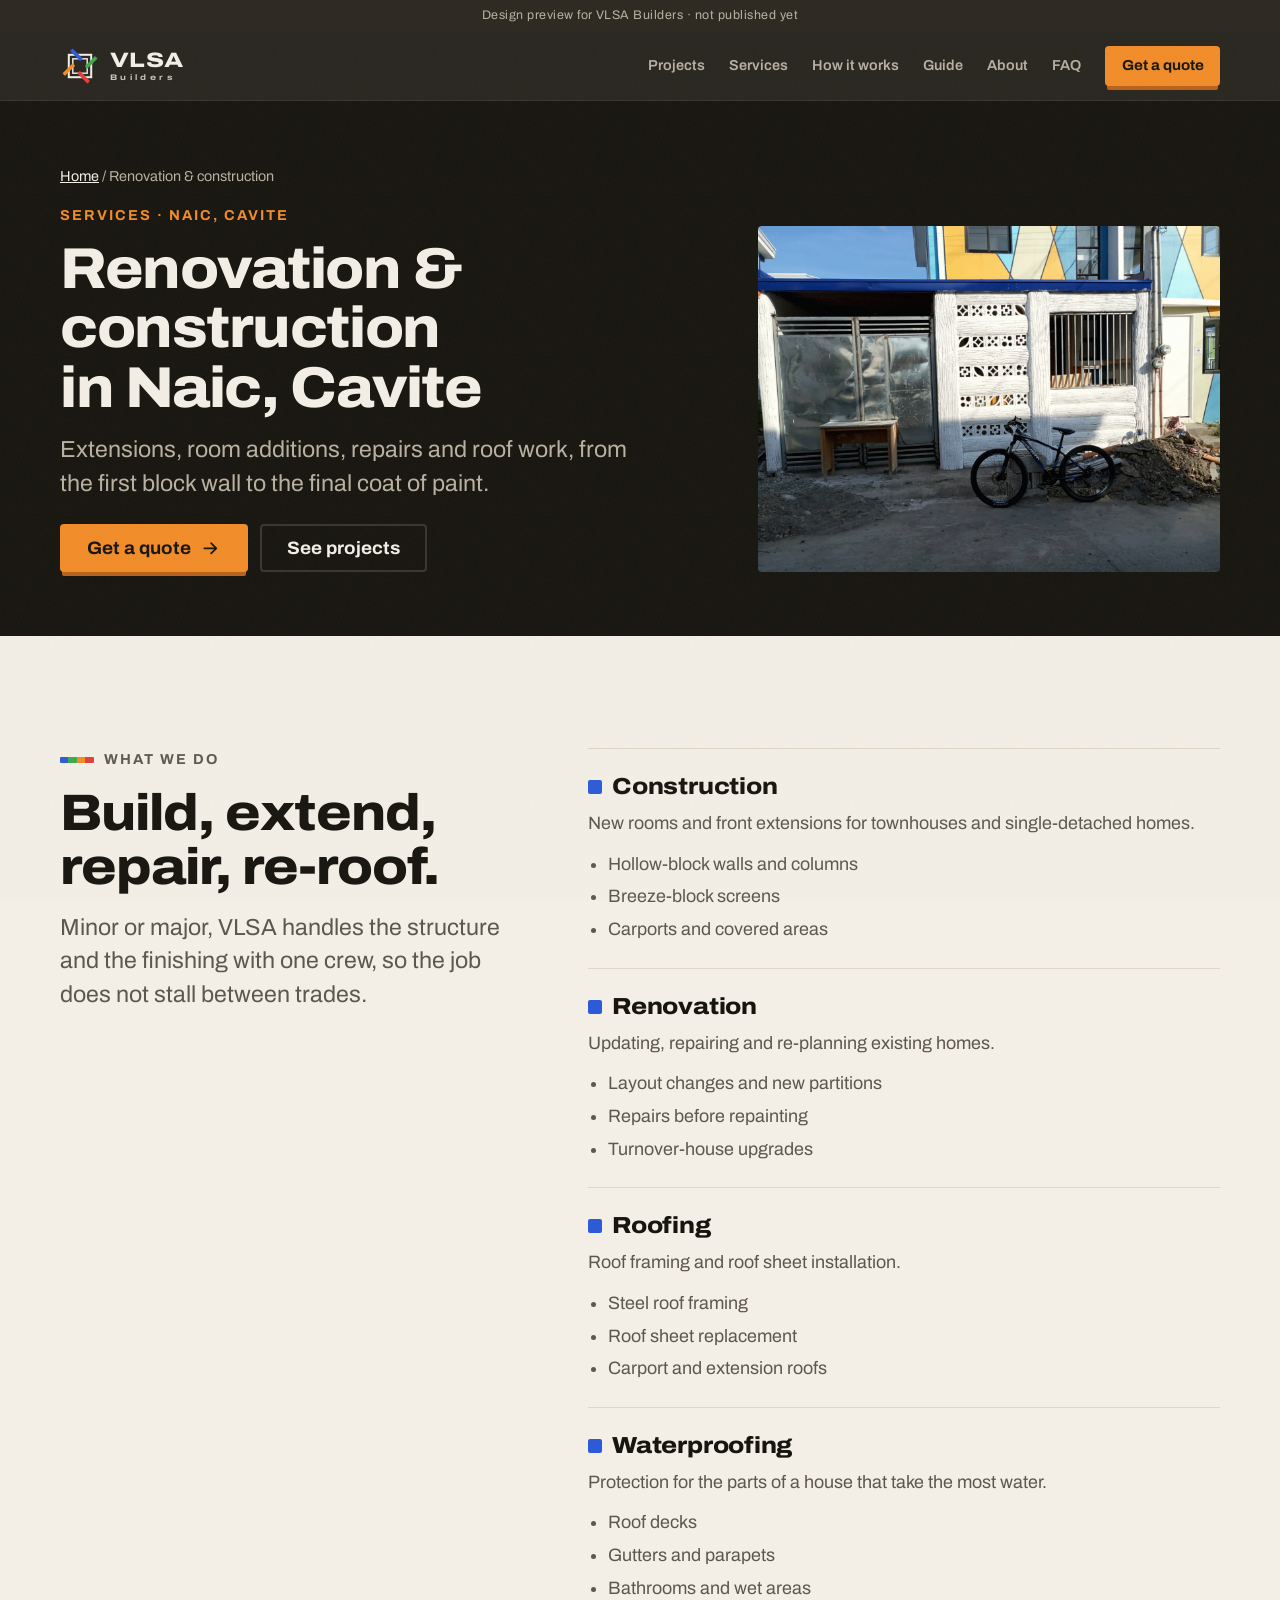
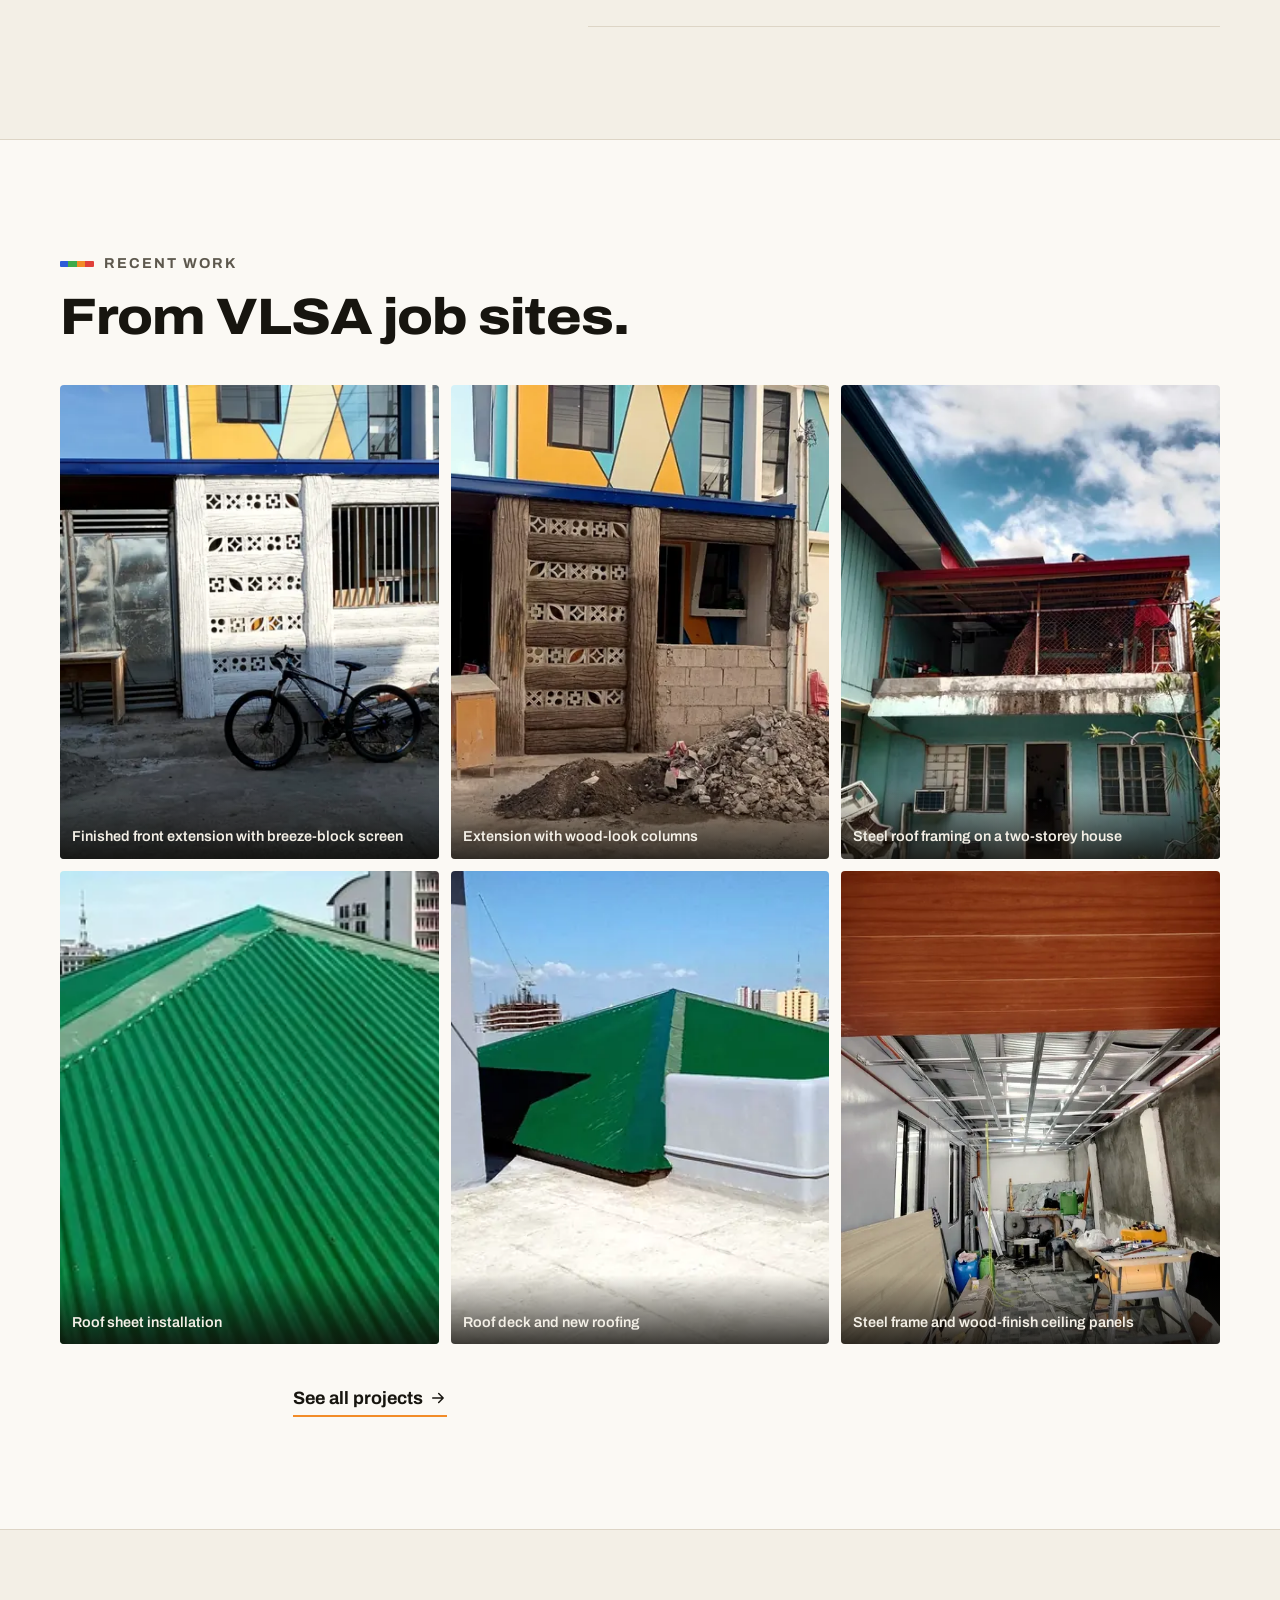
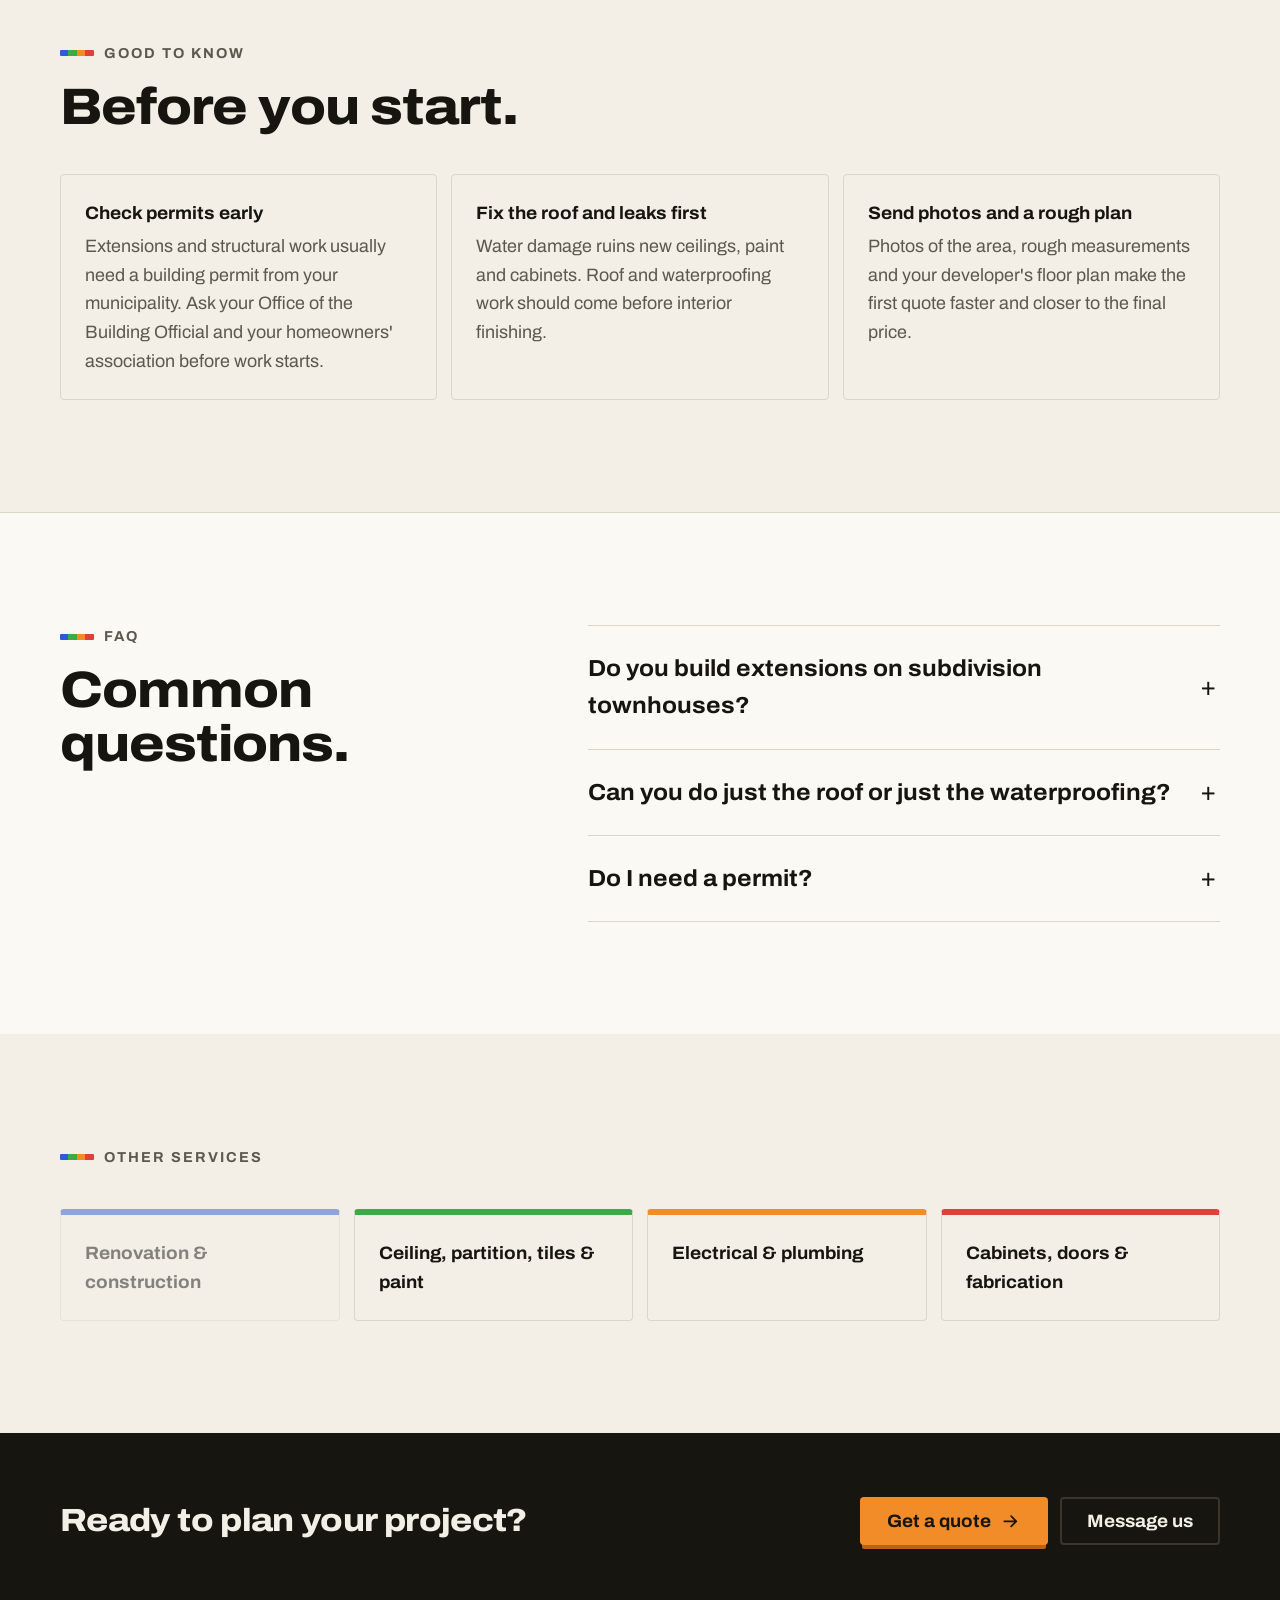
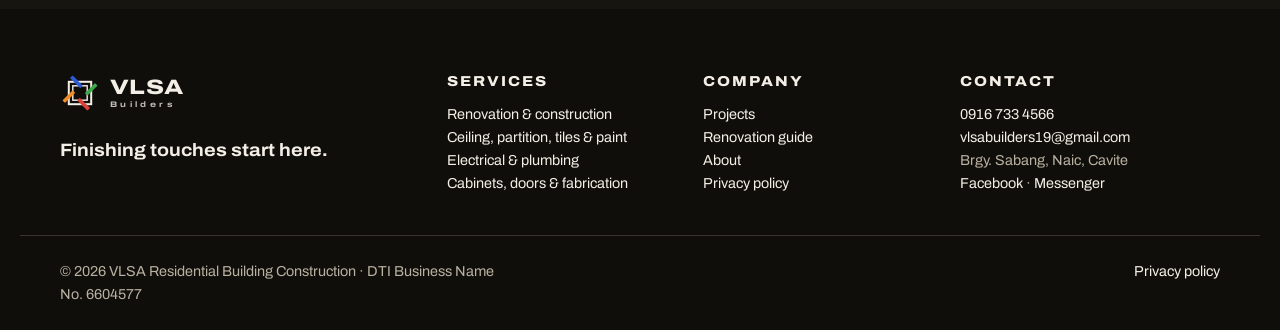
<file: renovation-construction-naic.html>
<!doctype html>
<html lang="en">
<head>
  <meta charset="utf-8">
  <meta name="viewport" content="width=device-width, initial-scale=1">
  <title>Renovation &amp; construction in Naic, Cavite | VLSA Builders</title>
  <meta name="description" content="Renovation and construction in Naic, Cavite: front extensions, room additions, repairs, roofing and waterproofing by VLSA Builders. Message us for a quote.">
  <!-- PREVIEW: remove this line when the client approves the site for launch -->
  <meta name="robots" content="noindex, nofollow">
  <link rel="canonical" href="https://siler1o.github.io/vlsa-builders/renovation-construction-naic.html">
  <meta name="theme-color" content="#17150f">
  <link rel="icon" href="assets/img/favicon.svg" type="image/svg+xml">
  <link rel="apple-touch-icon" href="assets/img/apple-touch-icon.png">
  <meta property="og:type" content="website">
  <meta property="og:site_name" content="VLSA Builders">
  <meta property="og:title" content="Renovation &amp; construction in Naic, Cavite | VLSA Builders">
  <meta property="og:description" content="Renovation and construction in Naic, Cavite: front extensions, room additions, repairs, roofing and waterproofing by VLSA Builders. Message us for a quote.">
  <meta property="og:url" content="https://siler1o.github.io/vlsa-builders/renovation-construction-naic.html">
  <meta property="og:image" content="https://siler1o.github.io/vlsa-builders/assets/img/og-image.jpg">
  <meta name="twitter:card" content="summary_large_image">
  <link rel="preconnect" href="https://fonts.googleapis.com">
  <link rel="preconnect" href="https://fonts.gstatic.com" crossorigin>
  <link href="https://fonts.googleapis.com/css2?family=Archivo:wdth,wght@100..125,400..800&display=swap" rel="stylesheet">
  <link rel="stylesheet" href="styles.css">
  <script type="application/ld+json">
  {"@context": "https://schema.org", "@type": "BreadcrumbList", "itemListElement": [{"@type": "ListItem", "position": 1, "name": "Home", "item": "https://siler1o.github.io/vlsa-builders/"}, {"@type": "ListItem", "position": 2, "name": "Renovation & construction", "item": "https://siler1o.github.io/vlsa-builders/renovation-construction-naic.html"}]}
  </script>
  <script type="application/ld+json">
  {"@context": "https://schema.org", "@type": "Service", "name": "Renovation & construction in Naic, Cavite", "serviceType": ["Residential construction", "Home renovation", "Roofing", "Waterproofing"], "provider": {"@type": "GeneralContractor", "name": "VLSA Builders", "telephone": "+639167334566", "url": "https://siler1o.github.io/vlsa-builders/"}, "areaServed": {"@type": "City", "name": "Naic, Cavite"}, "url": "https://siler1o.github.io/vlsa-builders/renovation-construction-naic.html"}
  </script>
  <script type="application/ld+json">
  {"@context": "https://schema.org", "@type": "FAQPage", "mainEntity": [{"@type": "Question", "name": "Do you build extensions on subdivision townhouses?", "acceptedAnswer": {"@type": "Answer", "text": "Yes. Front extensions with block walls, breeze-block screens and columns are part of our recent work. Check your homeowners' association rules before we start."}}, {"@type": "Question", "name": "Can you do just the roof or just the waterproofing?", "acceptedAnswer": {"@type": "Answer", "text": "Yes. Roofing and waterproofing can be taken as separate jobs."}}, {"@type": "Question", "name": "Do I need a permit?", "acceptedAnswer": {"@type": "Answer", "text": "Extensions and structural changes usually need a building permit from your municipality. Ask your Office of the Building Official before work begins."}}]}
  </script>
  <script>document.documentElement.classList.add('js')</script>
</head>
<body>
  <a class="skip" href="#main">Skip to content</a>

<!--HEADER-->
  <!-- PREVIEW: remove this bar at launch -->
  <div class="preview-bar">Design preview for VLSA Builders · not published yet</div>

  <header class="site-header">
    <div class="wrap header-inner">
      <a class="brand brand-light" href="./" aria-label="VLSA Builders home">
        <svg class="brand-mark" viewBox="0 0 100 100" aria-hidden="true"><use href="#mark-light"/></svg>
        <span class="brand-word">VLSA<small>Builders</small></span>
      </a>
      <nav class="nav" id="nav" aria-label="Main">
        <a href="projects.html">Projects</a>
        <a href="./#services" aria-current="page">Services</a>
        <a href="./#process">How it works</a>
        <a href="renovation-guide.html">Guide</a>
        <a href="./#about">About</a>
        <a href="./#faq">FAQ</a>
      </nav>
      <a class="btn btn-accent btn-sm header-cta" href="./#contact">Get a quote</a>
      <button class="menu-btn" type="button" aria-expanded="false" aria-controls="nav">
        <span class="sr-only">Menu</span><span class="menu-lines" aria-hidden="true"></span>
      </button>
    </div>
  </header>
<!--/HEADER-->

  <main id="main">
    <section class="page-hero">
      <div class="wrap page-hero-grid">
        <div>
          <p class="crumbs"><a href="./">Home</a> / Renovation &amp; construction</p>
          <p class="eyebrow">Services · Naic, Cavite</p>
          <h1>Renovation &amp; construction in Naic, Cavite</h1>
          <p class="lede">Extensions, room additions, repairs and roof work, from the first block wall to the final coat of paint.</p>
          <div class="cta-row"><a class="btn btn-accent" href="./#contact">Get a quote <svg class="i" aria-hidden="true"><use href="#i-arrow"/></svg></a><a class="btn btn-ghost" href="projects.html">See projects</a></div>
        </div>
        <figure class="page-hero-img"><img src="assets/img/g/front-extension.webp" alt="Finished front extension with breeze-block screen" fetchpriority="high"></figure>
      </div>
    </section>

    <section class="section">
      <div class="wrap detail-grid">
        <div class="section-head sticky-head" data-reveal>
          <p class="kicker"><span class="bars" aria-hidden="true"></span>What we do</p>
          <h2>Build, extend, repair, re-roof.</h2>
          <p>Minor or major, VLSA handles the structure and the finishing with one crew, so the job does not stall between trades.</p>
        </div>
        <div class="detail-list" data-reveal>
          <article style="--c: var(--blue)">
            <h3>Construction</h3>
            <p>New rooms and front extensions for townhouses and single-detached homes.</p>
            <ul><li>Hollow-block walls and columns</li><li>Breeze-block screens</li><li>Carports and covered areas</li></ul>
          </article>
          <article style="--c: var(--blue)">
            <h3>Renovation</h3>
            <p>Updating, repairing and re-planning existing homes.</p>
            <ul><li>Layout changes and new partitions</li><li>Repairs before repainting</li><li>Turnover-house upgrades</li></ul>
          </article>
          <article style="--c: var(--blue)">
            <h3>Roofing</h3>
            <p>Roof framing and roof sheet installation.</p>
            <ul><li>Steel roof framing</li><li>Roof sheet replacement</li><li>Carport and extension roofs</li></ul>
          </article>
          <article style="--c: var(--blue)">
            <h3>Waterproofing</h3>
            <p>Protection for the parts of a house that take the most water.</p>
            <ul><li>Roof decks</li><li>Gutters and parapets</li><li>Bathrooms and wet areas</li></ul>
          </article>
        </div>
      </div>
    </section>

    <section class="section services">
      <div class="wrap">
        <div class="section-head" data-reveal>
          <p class="kicker"><span class="bars" aria-hidden="true"></span>Recent work</p>
          <h2>From VLSA job sites.</h2>
        </div>
        <div class="photo-grid">
          <figure data-reveal><img src="assets/img/g/front-extension-s.webp" loading="lazy" alt="Finished front extension with breeze-block screen"><figcaption>Finished front extension with breeze-block screen</figcaption></figure>
          <figure data-reveal><img src="assets/img/g/extension-columns-s.webp" loading="lazy" alt="Extension with wood-look columns"><figcaption>Extension with wood-look columns</figcaption></figure>
          <figure data-reveal><img src="assets/img/g/roof-frame-s.webp" loading="lazy" alt="Steel roof framing on a two-storey house"><figcaption>Steel roof framing on a two-storey house</figcaption></figure>
          <figure data-reveal><img src="assets/img/g/roofing-s.webp" loading="lazy" alt="Roof sheet installation"><figcaption>Roof sheet installation</figcaption></figure>
          <figure data-reveal><img src="assets/img/g/roof-deck-s.webp" loading="lazy" alt="Roof deck and new roofing"><figcaption>Roof deck and new roofing</figcaption></figure>
          <figure data-reveal><img src="assets/img/g/steel-ceiling-frame-s.webp" loading="lazy" alt="Steel frame and wood-finish ceiling panels"><figcaption>Steel frame and wood-finish ceiling panels</figcaption></figure>
        </div>
        <p class="center"><a class="link-arrow" href="projects.html">See all projects <svg class="i" aria-hidden="true"><use href="#i-arrow"/></svg></a></p>
      </div>
    </section>

    <section class="section">
      <div class="wrap">
        <div class="section-head" data-reveal>
          <p class="kicker"><span class="bars" aria-hidden="true"></span>Good to know</p>
          <h2>Before you start.</h2>
        </div>
        <ul class="tips" data-reveal>
          <li><b>Check permits early</b>Extensions and structural work usually need a building permit from your municipality. Ask your Office of the Building Official and your homeowners&#x27; association before work starts.</li>
          <li><b>Fix the roof and leaks first</b>Water damage ruins new ceilings, paint and cabinets. Roof and waterproofing work should come before interior finishing.</li>
          <li><b>Send photos and a rough plan</b>Photos of the area, rough measurements and your developer&#x27;s floor plan make the first quote faster and closer to the final price.</li>
        </ul>
      </div>
    </section>

    <section class="section faq">
      <div class="wrap faq-grid">
        <div class="section-head" data-reveal>
          <p class="kicker"><span class="bars" aria-hidden="true"></span>FAQ</p>
          <h2>Common questions.</h2>
        </div>
        <div class="faq-list" data-reveal>
          <details>
            <summary>Do you build extensions on subdivision townhouses?</summary>
            <p>Yes. Front extensions with block walls, breeze-block screens and columns are part of our recent work. Check your homeowners&#x27; association rules before we start.</p>
          </details>
          <details>
            <summary>Can you do just the roof or just the waterproofing?</summary>
            <p>Yes. Roofing and waterproofing can be taken as separate jobs.</p>
          </details>
          <details>
            <summary>Do I need a permit?</summary>
            <p>Extensions and structural changes usually need a building permit from your municipality. Ask your Office of the Building Official before work begins.</p>
          </details>
        </div>
      </div>
    </section>

    <section class="section">
      <div class="wrap">
        <div class="section-head" data-reveal>
          <p class="kicker"><span class="bars" aria-hidden="true"></span>Other services</p>
        </div>
        <div class="other-svc">
          <a href="renovation-construction-naic.html" style="--c: var(--blue)" aria-current="page">Renovation &amp; construction</a>
          <a href="ceiling-partition-tiles-naic.html" style="--c: var(--green)">Ceiling, partition, tiles &amp; paint</a>
          <a href="electrical-plumbing-naic.html" style="--c: var(--orange)">Electrical &amp; plumbing</a>
          <a href="cabinets-doors-fabrication-naic.html" style="--c: var(--red)">Cabinets, doors &amp; fabrication</a>
        </div>
      </div>
    </section>

    <section class="cta-band">
      <div class="wrap">
        <h2>Ready to plan your project?</h2>
        <div class="cta-row">
          <a class="btn btn-accent" href="./#contact">Get a quote <svg class="i" aria-hidden="true"><use href="#i-arrow"/></svg></a>
          <a class="btn btn-ghost" href="https://m.me/vlsawoodworks" target="_blank" rel="noopener">Message us</a>
        </div>
      </div>
    </section>
  </main>

<!--FOOTER-->
  <footer class="site-footer">
    <div class="wrap footer-grid cols-4">
      <div>
        <a class="brand brand-light" href="./" aria-label="VLSA Builders home">
          <svg class="brand-mark" viewBox="0 0 100 100" aria-hidden="true"><use href="#mark-light"/></svg>
          <span class="brand-word">VLSA<small>Builders</small></span>
        </a>
        <p class="foot-tag">Finishing touches start here.</p>
      </div>
      <div>
        <h3>Services</h3>
        <p><a href="renovation-construction-naic.html">Renovation &amp; construction</a><br><a href="ceiling-partition-tiles-naic.html">Ceiling, partition, tiles &amp; paint</a><br><a href="electrical-plumbing-naic.html">Electrical &amp; plumbing</a><br><a href="cabinets-doors-fabrication-naic.html">Cabinets, doors &amp; fabrication</a></p>
      </div>
      <div>
        <h3>Company</h3>
        <p><a href="projects.html">Projects</a><br><a href="renovation-guide.html">Renovation guide</a><br><a href="./#about">About</a><br><a href="privacy.html">Privacy policy</a></p>
      </div>
      <div>
        <h3>Contact</h3>
        <p><a href="tel:+639167334566">0916 733 4566</a><br><a href="mailto:vlsabuilders19@gmail.com">vlsabuilders19@gmail.com</a><br>Brgy. Sabang, Naic, Cavite<br><a href="https://www.facebook.com/vlsawoodworks" target="_blank" rel="noopener">Facebook</a> · <a href="https://m.me/vlsawoodworks" target="_blank" rel="noopener">Messenger</a></p>
      </div>
    </div>
    <div class="wrap foot-legal">
      <p>© 2026 VLSA Residential Building Construction · DTI Business Name No. 6604577</p>
      <p><a href="privacy.html">Privacy policy</a></p>
    </div>
  </footer>

  <nav class="contact-bar" aria-label="Quick contact">
    <a href="tel:+639167334566" data-goatcounter-click="call-bar"><svg class="i" aria-hidden="true"><use href="#i-phone"/></svg>Call</a>
    <a href="https://m.me/vlsawoodworks" target="_blank" rel="noopener" data-goatcounter-click="messenger-bar"><svg class="i" aria-hidden="true"><use href="#i-chat"/></svg>Messenger</a>
  </nav>

  <!-- Sprite: brand mark + icons (Lucide-style, 2px stroke) -->
  <svg width="0" height="0" style="position:absolute" aria-hidden="true">
    <symbol id="mark" viewBox="0 0 100 100">
      <rect x="22" y="22" width="56" height="56" fill="none" stroke="#17150f" stroke-width="5"/>
      <rect x="32" y="32" width="36" height="36" fill="none" stroke="#17150f" stroke-width="3.5"/>
      <rect x="23" y="17.5" width="36" height="9" rx="1.5" fill="#2d5bd7" transform="rotate(45 41 22)"/>
      <rect x="23" y="17.5" width="36" height="9" rx="1.5" fill="#3daa4a" transform="rotate(90 50 50) rotate(45 41 22)"/>
      <rect x="23" y="17.5" width="36" height="9" rx="1.5" fill="#e0403a" transform="rotate(180 50 50) rotate(45 41 22)"/>
      <rect x="23" y="17.5" width="36" height="9" rx="1.5" fill="#f28c28" transform="rotate(270 50 50) rotate(45 41 22)"/>
    </symbol>
    <symbol id="mark-light" viewBox="0 0 100 100">
      <rect x="22" y="22" width="56" height="56" fill="none" stroke="#f3efe6" stroke-width="5"/>
      <rect x="32" y="32" width="36" height="36" fill="none" stroke="#f3efe6" stroke-width="3.5"/>
      <rect x="23" y="17.5" width="36" height="9" rx="1.5" fill="#2d5bd7" transform="rotate(45 41 22)"/>
      <rect x="23" y="17.5" width="36" height="9" rx="1.5" fill="#3daa4a" transform="rotate(90 50 50) rotate(45 41 22)"/>
      <rect x="23" y="17.5" width="36" height="9" rx="1.5" fill="#e0403a" transform="rotate(180 50 50) rotate(45 41 22)"/>
      <rect x="23" y="17.5" width="36" height="9" rx="1.5" fill="#f28c28" transform="rotate(270 50 50) rotate(45 41 22)"/>
    </symbol>
    <symbol id="i-arrow" viewBox="0 0 24 24" fill="none" stroke="currentColor" stroke-width="2" stroke-linecap="round" stroke-linejoin="round"><path d="M5 12h14M13 6l6 6-6 6"/></symbol>
    <symbol id="i-phone" viewBox="0 0 24 24" fill="none" stroke="currentColor" stroke-width="2" stroke-linecap="round" stroke-linejoin="round"><path d="M22 16.9v3a2 2 0 0 1-2.2 2 19.8 19.8 0 0 1-8.6-3.1 19.5 19.5 0 0 1-6-6A19.8 19.8 0 0 1 2.1 4.2 2 2 0 0 1 4.1 2h3a2 2 0 0 1 2 1.7c.1.9.4 1.8.7 2.7a2 2 0 0 1-.5 2.1L8 9.8a16 16 0 0 0 6 6l1.3-1.3a2 2 0 0 1 2.1-.4c.9.3 1.8.6 2.7.7a2 2 0 0 1 1.7 2z"/></symbol>
    <symbol id="i-chat" viewBox="0 0 24 24" fill="none" stroke="currentColor" stroke-width="2" stroke-linecap="round" stroke-linejoin="round"><path d="M21 11.5a8.4 8.4 0 0 1-9 8.4 8.6 8.6 0 0 1-3.8-.9L3 21l1.9-4.9A8.4 8.4 0 0 1 3.5 11.5 8.5 8.5 0 0 1 12 3a8.4 8.4 0 0 1 9 8.5z"/><path d="m8 13 3-3 2 2 3-3"/></symbol>
    <symbol id="i-mail" viewBox="0 0 24 24" fill="none" stroke="currentColor" stroke-width="2" stroke-linecap="round" stroke-linejoin="round"><rect x="2" y="4" width="20" height="16" rx="2"/><path d="m22 7-10 6L2 7"/></symbol>
    <symbol id="i-pin" viewBox="0 0 24 24" fill="none" stroke="currentColor" stroke-width="2" stroke-linecap="round" stroke-linejoin="round"><path d="M20 10c0 6-8 12-8 12s-8-6-8-12a8 8 0 0 1 16 0z"/><circle cx="12" cy="10" r="3"/></symbol>
  </svg>
<!--/FOOTER-->

  <script src="script.js" defer></script>
</body>
</html>
</file>
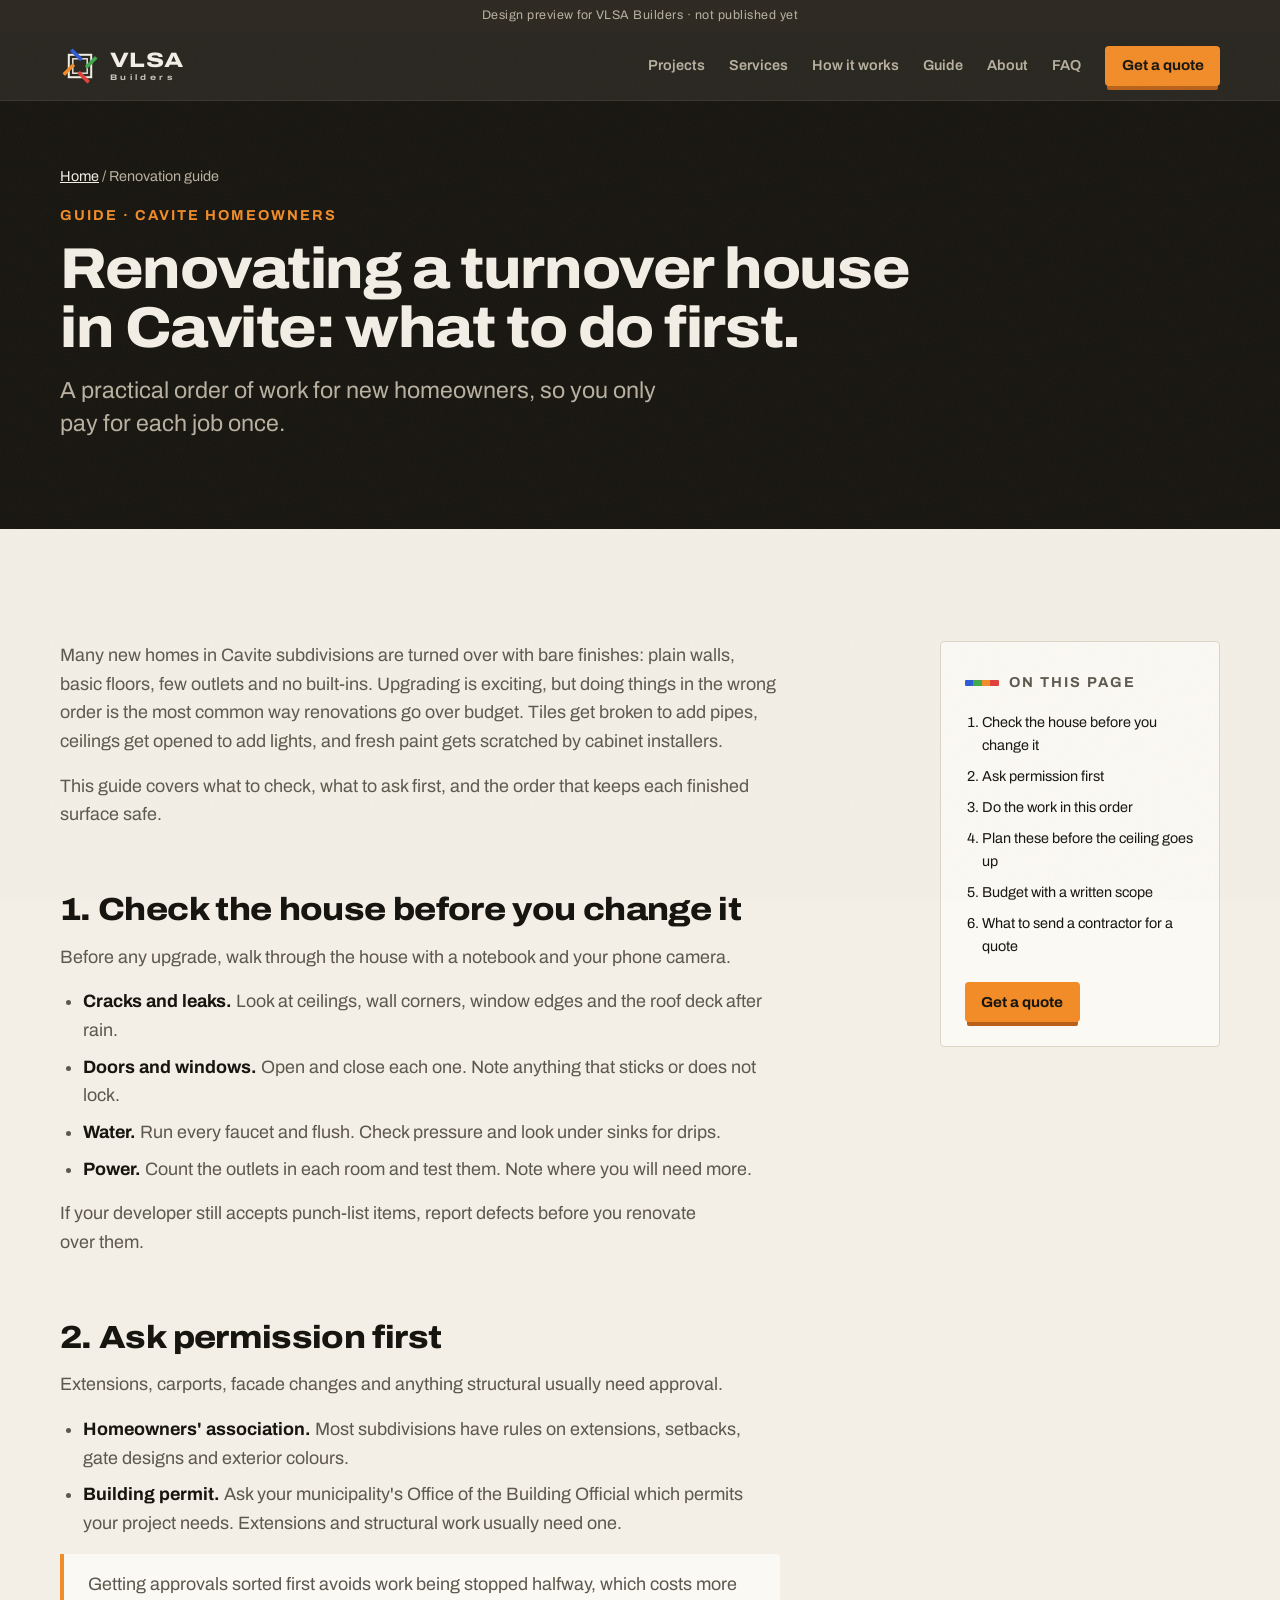
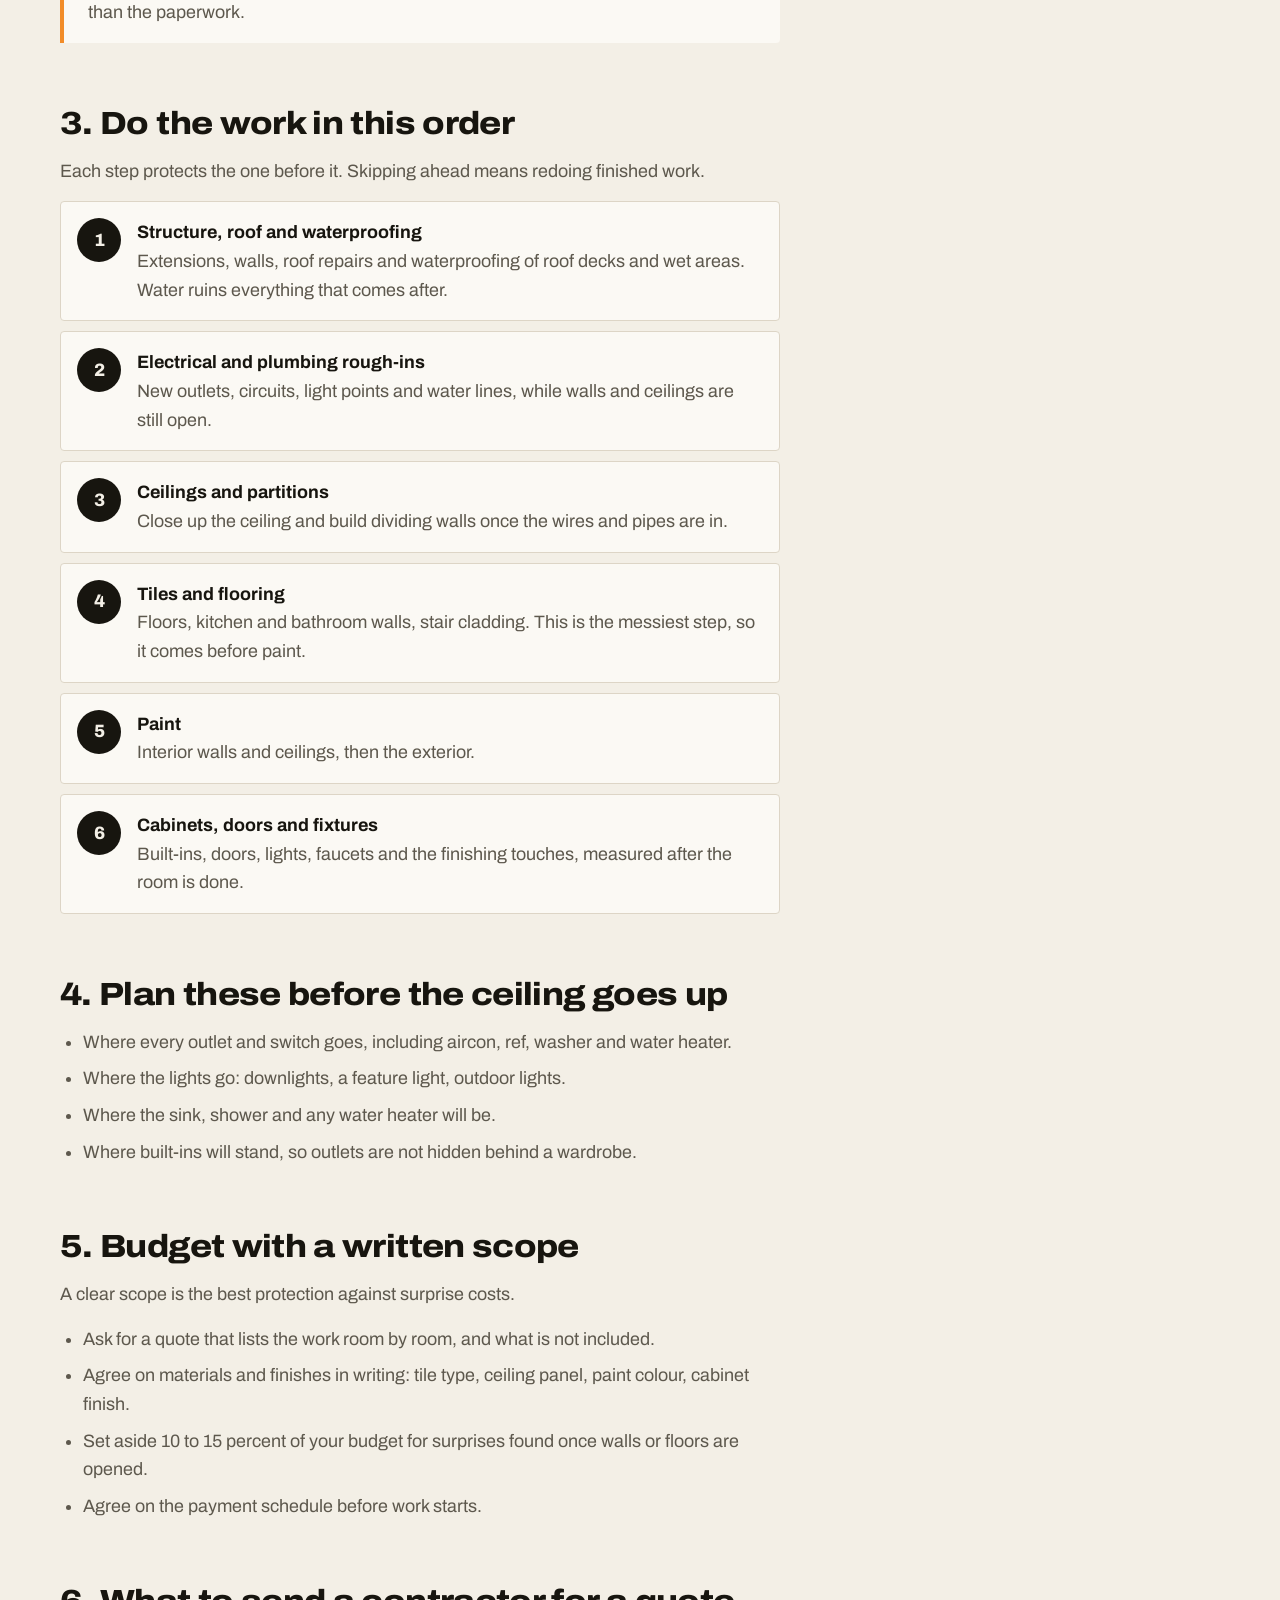
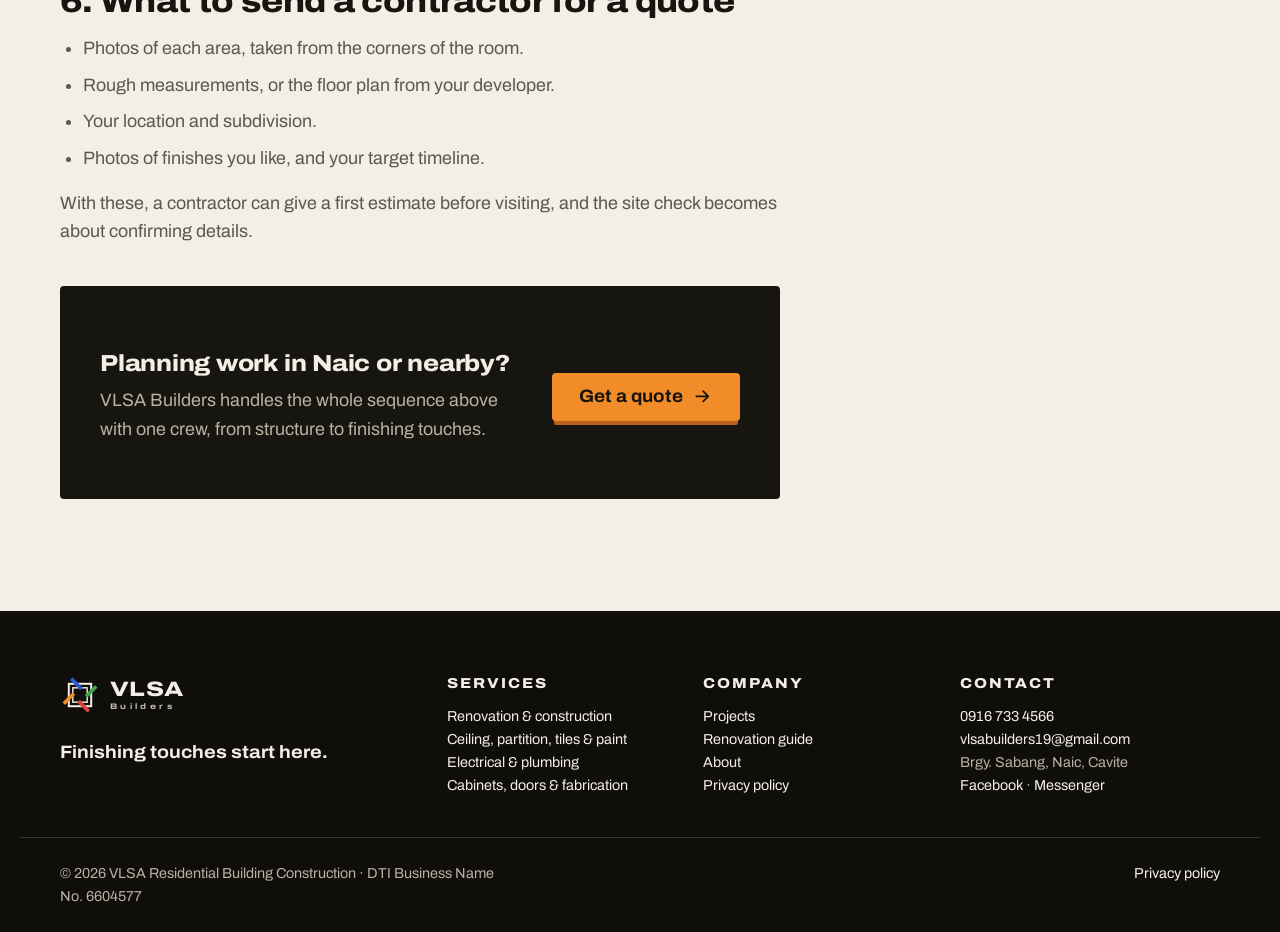
<file: renovation-guide.html>
<!doctype html>
<html lang="en">
<head>
  <meta charset="utf-8">
  <meta name="viewport" content="width=device-width, initial-scale=1">
  <title>Renovating a Turnover House in Cavite: What to Do First | VLSA Builders</title>
  <meta name="description" content="A practical renovation order for Cavite homeowners: what to check, permits to ask about, the right sequence of work, budgeting and what to send for a quote.">
  <!-- PREVIEW: remove this line when the client approves the site for launch -->
  <meta name="robots" content="noindex, nofollow">
  <link rel="canonical" href="https://siler1o.github.io/vlsa-builders/renovation-guide.html">
  <meta name="theme-color" content="#17150f">
  <link rel="icon" href="assets/img/favicon.svg" type="image/svg+xml">
  <link rel="apple-touch-icon" href="assets/img/apple-touch-icon.png">
  <meta property="og:type" content="website">
  <meta property="og:site_name" content="VLSA Builders">
  <meta property="og:title" content="Renovating a Turnover House in Cavite: What to Do First | VLSA Builders">
  <meta property="og:description" content="A practical renovation order for Cavite homeowners: what to check, permits to ask about, the right sequence of work, budgeting and what to send for a quote.">
  <meta property="og:url" content="https://siler1o.github.io/vlsa-builders/renovation-guide.html">
  <meta property="og:image" content="https://siler1o.github.io/vlsa-builders/assets/img/og-image.jpg">
  <meta name="twitter:card" content="summary_large_image">
  <link rel="preconnect" href="https://fonts.googleapis.com">
  <link rel="preconnect" href="https://fonts.gstatic.com" crossorigin>
  <link href="https://fonts.googleapis.com/css2?family=Archivo:wdth,wght@100..125,400..800&display=swap" rel="stylesheet">
  <link rel="stylesheet" href="styles.css">
  <script type="application/ld+json">
  {"@context": "https://schema.org", "@type": "BreadcrumbList", "itemListElement": [{"@type": "ListItem", "position": 1, "name": "Home", "item": "https://siler1o.github.io/vlsa-builders/"}, {"@type": "ListItem", "position": 2, "name": "Renovation guide", "item": "https://siler1o.github.io/vlsa-builders/renovation-guide.html"}]}
  </script>
  <script type="application/ld+json">
  {"@context": "https://schema.org", "@type": "Article", "headline": "Renovating a turnover house in Cavite: what to do first", "description": "A practical order of work for new homeowners in Cavite: checks, permits, sequence, budget and what to send for a quote.", "author": {"@type": "Organization", "name": "VLSA Builders"}, "publisher": {"@type": "Organization", "name": "VLSA Builders"}, "datePublished": "2026-10-10", "mainEntityOfPage": "https://siler1o.github.io/vlsa-builders/renovation-guide.html", "image": "https://siler1o.github.io/vlsa-builders/assets/img/og-image.jpg"}
  </script>
  <script>document.documentElement.classList.add('js')</script>
</head>
<body>
  <a class="skip" href="#main">Skip to content</a>

<!--HEADER-->
  <!-- PREVIEW: remove this bar at launch -->
  <div class="preview-bar">Design preview for VLSA Builders · not published yet</div>

  <header class="site-header">
    <div class="wrap header-inner">
      <a class="brand brand-light" href="./" aria-label="VLSA Builders home">
        <svg class="brand-mark" viewBox="0 0 100 100" aria-hidden="true"><use href="#mark-light"/></svg>
        <span class="brand-word">VLSA<small>Builders</small></span>
      </a>
      <nav class="nav" id="nav" aria-label="Main">
        <a href="projects.html">Projects</a>
        <a href="./#services">Services</a>
        <a href="./#process">How it works</a>
        <a href="renovation-guide.html" aria-current="page">Guide</a>
        <a href="./#about">About</a>
        <a href="./#faq">FAQ</a>
      </nav>
      <a class="btn btn-accent btn-sm header-cta" href="./#contact">Get a quote</a>
      <button class="menu-btn" type="button" aria-expanded="false" aria-controls="nav">
        <span class="sr-only">Menu</span><span class="menu-lines" aria-hidden="true"></span>
      </button>
    </div>
  </header>
<!--/HEADER-->

  <main id="main">
    <section class="page-hero compact">
      <div class="wrap page-hero-grid">
        <div>
          <p class="crumbs"><a href="./">Home</a> / Renovation guide</p>
          <p class="eyebrow">Guide · Cavite homeowners</p>
          <h1>Renovating a turnover house in Cavite: what to do first.</h1>
          <p class="lede">A practical order of work for new homeowners, so you only pay for each job once.</p>
        </div>
      </div>
    </section>

    <section class="section">
      <div class="wrap guide-grid">
        <aside class="toc" aria-label="On this page"><p class="kicker"><span class="bars" aria-hidden="true"></span>On this page</p><ol><li><a href="#check">Check the house before you change it</a></li><li><a href="#permits">Ask permission first</a></li><li><a href="#order">Do the work in this order</a></li><li><a href="#plan">Plan these before the ceiling goes up</a></li><li><a href="#budget">Budget with a written scope</a></li><li><a href="#quote">What to send a contractor for a quote</a></li></ol><a class="btn btn-accent btn-sm" href="./#contact">Get a quote</a></aside>
        <article class="prose">
          <p>Many new homes in Cavite subdivisions are turned over with bare finishes: plain walls, basic floors, few outlets and no built-ins. Upgrading is exciting, but doing things in the wrong order is the most common way renovations go over budget. Tiles get broken to add pipes, ceilings get opened to add lights, and fresh paint gets scratched by cabinet installers.</p>
          <p>This guide covers what to check, what to ask first, and the order that keeps each finished surface safe.</p>

          <h2 id="check">1. Check the house before you change it</h2>
          <p>Before any upgrade, walk through the house with a notebook and your phone camera.</p>
          <ul>
            <li><strong>Cracks and leaks.</strong> Look at ceilings, wall corners, window edges and the roof deck after rain.</li>
            <li><strong>Doors and windows.</strong> Open and close each one. Note anything that sticks or does not lock.</li>
            <li><strong>Water.</strong> Run every faucet and flush. Check pressure and look under sinks for drips.</li>
            <li><strong>Power.</strong> Count the outlets in each room and test them. Note where you will need more.</li>
          </ul>
          <p>If your developer still accepts punch-list items, report defects before you renovate over them.</p>

          <h2 id="permits">2. Ask permission first</h2>
          <p>Extensions, carports, facade changes and anything structural usually need approval.</p>
          <ul>
            <li><strong>Homeowners' association.</strong> Most subdivisions have rules on extensions, setbacks, gate designs and exterior colours.</li>
            <li><strong>Building permit.</strong> Ask your municipality's Office of the Building Official which permits your project needs. Extensions and structural work usually need one.</li>
          </ul>
          <p class="note">Getting approvals sorted first avoids work being stopped halfway, which costs more than the paperwork.</p>

          <h2 id="order">3. Do the work in this order</h2>
          <p>Each step protects the one before it. Skipping ahead means redoing finished work.</p>
          <ol class="order-list">
            <li><span><b>Structure, roof and waterproofing</b>Extensions, walls, roof repairs and waterproofing of roof decks and wet areas. Water ruins everything that comes after.</span></li>
            <li><span><b>Electrical and plumbing rough-ins</b>New outlets, circuits, light points and water lines, while walls and ceilings are still open.</span></li>
            <li><span><b>Ceilings and partitions</b>Close up the ceiling and build dividing walls once the wires and pipes are in.</span></li>
            <li><span><b>Tiles and flooring</b>Floors, kitchen and bathroom walls, stair cladding. This is the messiest step, so it comes before paint.</span></li>
            <li><span><b>Paint</b>Interior walls and ceilings, then the exterior.</span></li>
            <li><span><b>Cabinets, doors and fixtures</b>Built-ins, doors, lights, faucets and the finishing touches, measured after the room is done.</span></li>
          </ol>

          <h2 id="plan">4. Plan these before the ceiling goes up</h2>
          <ul>
            <li>Where every outlet and switch goes, including aircon, ref, washer and water heater.</li>
            <li>Where the lights go: downlights, a feature light, outdoor lights.</li>
            <li>Where the sink, shower and any water heater will be.</li>
            <li>Where built-ins will stand, so outlets are not hidden behind a wardrobe.</li>
          </ul>

          <h2 id="budget">5. Budget with a written scope</h2>
          <p>A clear scope is the best protection against surprise costs.</p>
          <ul>
            <li>Ask for a quote that lists the work room by room, and what is not included.</li>
            <li>Agree on materials and finishes in writing: tile type, ceiling panel, paint colour, cabinet finish.</li>
            <li>Set aside 10 to 15 percent of your budget for surprises found once walls or floors are opened.</li>
            <li>Agree on the payment schedule before work starts.</li>
          </ul>

          <h2 id="quote">6. What to send a contractor for a quote</h2>
          <ul>
            <li>Photos of each area, taken from the corners of the room.</li>
            <li>Rough measurements, or the floor plan from your developer.</li>
            <li>Your location and subdivision.</li>
            <li>Photos of finishes you like, and your target timeline.</li>
          </ul>
          <p>With these, a contractor can give a first estimate before visiting, and the site check becomes about confirming details.</p>

          <div class="guide-teaser">
            <div>
              <h3>Planning work in Naic or nearby?</h3>
              <p>VLSA Builders handles the whole sequence above with one crew, from structure to finishing touches.</p>
            </div>
            <div class="cta-row"><a class="btn btn-accent" href="./#contact">Get a quote <svg class="i" aria-hidden="true"><use href="#i-arrow"/></svg></a></div>
          </div>
        </article>
      </div>
    </section>
  </main>

<!--FOOTER-->
  <footer class="site-footer">
    <div class="wrap footer-grid cols-4">
      <div>
        <a class="brand brand-light" href="./" aria-label="VLSA Builders home">
          <svg class="brand-mark" viewBox="0 0 100 100" aria-hidden="true"><use href="#mark-light"/></svg>
          <span class="brand-word">VLSA<small>Builders</small></span>
        </a>
        <p class="foot-tag">Finishing touches start here.</p>
      </div>
      <div>
        <h3>Services</h3>
        <p><a href="renovation-construction-naic.html">Renovation &amp; construction</a><br><a href="ceiling-partition-tiles-naic.html">Ceiling, partition, tiles &amp; paint</a><br><a href="electrical-plumbing-naic.html">Electrical &amp; plumbing</a><br><a href="cabinets-doors-fabrication-naic.html">Cabinets, doors &amp; fabrication</a></p>
      </div>
      <div>
        <h3>Company</h3>
        <p><a href="projects.html">Projects</a><br><a href="renovation-guide.html">Renovation guide</a><br><a href="./#about">About</a><br><a href="privacy.html">Privacy policy</a></p>
      </div>
      <div>
        <h3>Contact</h3>
        <p><a href="tel:+639167334566">0916 733 4566</a><br><a href="mailto:vlsabuilders19@gmail.com">vlsabuilders19@gmail.com</a><br>Brgy. Sabang, Naic, Cavite<br><a href="https://www.facebook.com/vlsawoodworks" target="_blank" rel="noopener">Facebook</a> · <a href="https://m.me/vlsawoodworks" target="_blank" rel="noopener">Messenger</a></p>
      </div>
    </div>
    <div class="wrap foot-legal">
      <p>© 2026 VLSA Residential Building Construction · DTI Business Name No. 6604577</p>
      <p><a href="privacy.html">Privacy policy</a></p>
    </div>
  </footer>

  <nav class="contact-bar" aria-label="Quick contact">
    <a href="tel:+639167334566" data-goatcounter-click="call-bar"><svg class="i" aria-hidden="true"><use href="#i-phone"/></svg>Call</a>
    <a href="https://m.me/vlsawoodworks" target="_blank" rel="noopener" data-goatcounter-click="messenger-bar"><svg class="i" aria-hidden="true"><use href="#i-chat"/></svg>Messenger</a>
  </nav>

  <!-- Sprite: brand mark + icons (Lucide-style, 2px stroke) -->
  <svg width="0" height="0" style="position:absolute" aria-hidden="true">
    <symbol id="mark" viewBox="0 0 100 100">
      <rect x="22" y="22" width="56" height="56" fill="none" stroke="#17150f" stroke-width="5"/>
      <rect x="32" y="32" width="36" height="36" fill="none" stroke="#17150f" stroke-width="3.5"/>
      <rect x="23" y="17.5" width="36" height="9" rx="1.5" fill="#2d5bd7" transform="rotate(45 41 22)"/>
      <rect x="23" y="17.5" width="36" height="9" rx="1.5" fill="#3daa4a" transform="rotate(90 50 50) rotate(45 41 22)"/>
      <rect x="23" y="17.5" width="36" height="9" rx="1.5" fill="#e0403a" transform="rotate(180 50 50) rotate(45 41 22)"/>
      <rect x="23" y="17.5" width="36" height="9" rx="1.5" fill="#f28c28" transform="rotate(270 50 50) rotate(45 41 22)"/>
    </symbol>
    <symbol id="mark-light" viewBox="0 0 100 100">
      <rect x="22" y="22" width="56" height="56" fill="none" stroke="#f3efe6" stroke-width="5"/>
      <rect x="32" y="32" width="36" height="36" fill="none" stroke="#f3efe6" stroke-width="3.5"/>
      <rect x="23" y="17.5" width="36" height="9" rx="1.5" fill="#2d5bd7" transform="rotate(45 41 22)"/>
      <rect x="23" y="17.5" width="36" height="9" rx="1.5" fill="#3daa4a" transform="rotate(90 50 50) rotate(45 41 22)"/>
      <rect x="23" y="17.5" width="36" height="9" rx="1.5" fill="#e0403a" transform="rotate(180 50 50) rotate(45 41 22)"/>
      <rect x="23" y="17.5" width="36" height="9" rx="1.5" fill="#f28c28" transform="rotate(270 50 50) rotate(45 41 22)"/>
    </symbol>
    <symbol id="i-arrow" viewBox="0 0 24 24" fill="none" stroke="currentColor" stroke-width="2" stroke-linecap="round" stroke-linejoin="round"><path d="M5 12h14M13 6l6 6-6 6"/></symbol>
    <symbol id="i-phone" viewBox="0 0 24 24" fill="none" stroke="currentColor" stroke-width="2" stroke-linecap="round" stroke-linejoin="round"><path d="M22 16.9v3a2 2 0 0 1-2.2 2 19.8 19.8 0 0 1-8.6-3.1 19.5 19.5 0 0 1-6-6A19.8 19.8 0 0 1 2.1 4.2 2 2 0 0 1 4.1 2h3a2 2 0 0 1 2 1.7c.1.9.4 1.8.7 2.7a2 2 0 0 1-.5 2.1L8 9.8a16 16 0 0 0 6 6l1.3-1.3a2 2 0 0 1 2.1-.4c.9.3 1.8.6 2.7.7a2 2 0 0 1 1.7 2z"/></symbol>
    <symbol id="i-chat" viewBox="0 0 24 24" fill="none" stroke="currentColor" stroke-width="2" stroke-linecap="round" stroke-linejoin="round"><path d="M21 11.5a8.4 8.4 0 0 1-9 8.4 8.6 8.6 0 0 1-3.8-.9L3 21l1.9-4.9A8.4 8.4 0 0 1 3.5 11.5 8.5 8.5 0 0 1 12 3a8.4 8.4 0 0 1 9 8.5z"/><path d="m8 13 3-3 2 2 3-3"/></symbol>
    <symbol id="i-mail" viewBox="0 0 24 24" fill="none" stroke="currentColor" stroke-width="2" stroke-linecap="round" stroke-linejoin="round"><rect x="2" y="4" width="20" height="16" rx="2"/><path d="m22 7-10 6L2 7"/></symbol>
    <symbol id="i-pin" viewBox="0 0 24 24" fill="none" stroke="currentColor" stroke-width="2" stroke-linecap="round" stroke-linejoin="round"><path d="M20 10c0 6-8 12-8 12s-8-6-8-12a8 8 0 0 1 16 0z"/><circle cx="12" cy="10" r="3"/></symbol>
  </svg>
<!--/FOOTER-->

  <script src="script.js" defer></script>
</body>
</html>
</file>
<file: styles.css>
/* VLSA Builders: tokens */
:root {
  --ink: #17150f;
  --ink-2: #211e17;
  --ink-3: #2c2820;
  --ink-soft: #5d584d;
  --paper: #f3efe6;
  --surface: #fbf9f4;
  --line: #ddd5c6;
  --line-dark: #3a352c;
  --muted-dark: #b9b1a1;

  --blue: #2d5bd7;
  --green: #3daa4a;
  --orange: #f28c28;
  --red: #e0403a;
  --accent: var(--orange);
  --on-accent: #17150f;

  --step--1: clamp(0.83rem, 0.8rem + 0.15vw, 0.9rem);
  --step-0: clamp(1rem, 0.96rem + 0.2vw, 1.125rem);
  --step-1: clamp(1.2rem, 1.1rem + 0.5vw, 1.45rem);
  --step-2: clamp(1.5rem, 1.3rem + 1vw, 2rem);
  --step-3: clamp(2rem, 1.5rem + 2.2vw, 3.2rem);
  --step-4: clamp(2.5rem, 1.6rem + 3.6vw, 4.5rem);

  --space-1: 4px; --space-2: 8px; --space-3: 12px; --space-4: 16px;
  --space-5: 24px; --space-6: 40px; --space-7: 64px; --space-8: 112px;
  --radius: 4px;
  --wrap: 1240px;
  --gutter: clamp(16px, 4vw, 40px);
}

*, *::before, *::after { box-sizing: border-box; }
html { scroll-behavior: smooth; scroll-padding-top: 84px; }
@media (prefers-reduced-motion: reduce) { html { scroll-behavior: auto; } }
body {
  margin: 0;
  font-family: "Archivo", system-ui, sans-serif;
  font-size: var(--step-0);
  line-height: 1.6;
  color: var(--ink);
  background: var(--paper);
  -webkit-font-smoothing: antialiased;
}
img { max-width: 100%; height: auto; display: block; }
a { color: inherit; }
h1, h2, h3 { font-stretch: 112%; font-weight: 800; margin: 0; text-wrap: balance; }
h1 { font-size: var(--step-4); line-height: 1.0; letter-spacing: -0.025em; }
h2 { font-size: var(--step-3); line-height: 1.05; letter-spacing: -0.02em; }
h3 { font-size: var(--step-1); line-height: 1.2; letter-spacing: -0.01em; }
p { margin: 0; max-width: 62ch; text-wrap: pretty; }
.wrap { max-width: var(--wrap); margin-inline: auto; padding-inline: var(--gutter); }
.sr-only { position: absolute; width: 1px; height: 1px; overflow: hidden; clip: rect(0 0 0 0); white-space: nowrap; }
.skip { position: absolute; left: 8px; top: -60px; z-index: 200; background: var(--accent); color: var(--on-accent); padding: 10px 14px; font-weight: 700; }
.skip:focus { top: 8px; }
:focus-visible { outline: 3px solid var(--accent); outline-offset: 3px; }
.i { width: 1.15em; height: 1.15em; flex: none; }

/* subtle grain */
body::after {
  content: ""; position: fixed; inset: 0; pointer-events: none; z-index: 300; opacity: .045;
  background-image: url("data:image/svg+xml,%3Csvg xmlns='http://www.w3.org/2000/svg' width='160' height='160'%3E%3Cfilter id='n'%3E%3CfeTurbulence type='fractalNoise' baseFrequency='.85' numOctaves='3' stitchTiles='stitch'/%3E%3C/filter%3E%3Crect width='100%25' height='100%25' filter='url(%23n)'/%3E%3C/svg%3E");
}

/* buttons */
.btn {
  display: inline-flex; align-items: center; justify-content: center; gap: .5em;
  min-height: 48px; padding: 0 1.4em; border-radius: var(--radius);
  font: inherit; font-weight: 700; font-stretch: 105%; text-decoration: none; cursor: pointer;
  border: 2px solid transparent; transition: transform .15s ease, box-shadow .15s ease, background-color .15s ease;
}
.btn:hover { transform: translateY(-2px); }
.btn:active { transform: translateY(0); }
.btn-accent { background: var(--accent); color: var(--on-accent); box-shadow: 0 6px 0 -2px #b9611a; }
.btn-accent:hover { box-shadow: 0 9px 0 -2px #b9611a; }
.btn-accent:active { box-shadow: 0 3px 0 -2px #b9611a; }
.btn-ghost { border-color: var(--line-dark); color: var(--paper); }
.btn-ghost:hover { border-color: var(--paper); }
.btn-sm { min-height: 40px; padding: 0 1em; font-size: var(--step--1); }

/* preview bar (remove at launch) */
.preview-bar { background: var(--ink-3); color: var(--muted-dark); text-align: center; font-size: .78rem; letter-spacing: .04em; padding: 6px 12px; }

/* header */
.site-header { position: sticky; top: 0; z-index: 60; background: color-mix(in srgb, var(--ink) 92%, transparent); backdrop-filter: blur(10px); border-bottom: 1px solid var(--line-dark); color: var(--paper); }
.header-inner { display: flex; align-items: center; gap: var(--space-5); min-height: 68px; }
.brand { display: inline-flex; align-items: center; gap: 10px; text-decoration: none; }
.brand-mark { width: 40px; height: 40px; }
.brand-word { font-weight: 800; font-stretch: 125%; font-size: 1.3rem; letter-spacing: .02em; line-height: .9; display: flex; flex-direction: column; }
.brand-word small { font-size: .5rem; letter-spacing: .42em; font-weight: 700; margin-top: 4px; opacity: .8; }
.nav { display: flex; gap: var(--space-5); margin-left: auto; }
.nav a { text-decoration: none; font-size: var(--step--1); font-weight: 600; color: var(--muted-dark); position: relative; padding: 6px 0; }
.nav a::after { content: ""; position: absolute; left: 0; right: 100%; bottom: 0; height: 2px; background: var(--accent); transition: right .2s ease; }
.nav a:hover { color: var(--paper); }
.nav a:hover::after { right: 0; }
.menu-btn { display: none; }

/* hero */
.hero { background: var(--ink); color: var(--paper); padding: var(--space-5) 0 var(--space-7); }
.hero-grid { display: grid; grid-template-columns: repeat(12, 1fr); grid-template-rows: auto minmax(240px, 300px); gap: 14px; }
.tile { margin: 0; border-radius: var(--radius); overflow: hidden; position: relative; }
.tile-head {
  grid-column: 1 / 9; grid-row: 1;
  background: var(--ink-2);
  padding: clamp(28px, 4vw, 56px);
  display: flex; flex-direction: column; justify-content: flex-end; gap: var(--space-5);
  box-shadow: inset 0 0 0 1px var(--line-dark), inset 0 0 0 10px var(--ink-2), inset 0 0 0 11px var(--line-dark);
}
.tile-head h1 { font-size: clamp(2.3rem, 1.4rem + 2.9vw, 3.7rem); font-stretch: 108%; line-height: 1.02; }
.eyebrow { font-size: var(--step--1); text-transform: uppercase; letter-spacing: .14em; font-weight: 700; color: var(--accent); }
.lede { font-size: var(--step-1); line-height: 1.45; color: var(--muted-dark); max-width: 46ch; }
.cta-row { display: flex; flex-wrap: wrap; gap: var(--space-3); margin-top: var(--space-2); }
.tile-photo img { width: 100%; height: 100%; object-fit: cover; }
.tile-photo figcaption {
  position: absolute; left: 0; right: 0; bottom: 0; padding: 40px 18px 14px;
  background: linear-gradient(transparent, rgba(15, 13, 9, .78));
  font-size: var(--step--1); font-weight: 600; color: var(--paper);
}
.tile-facade { grid-column: 9 / 13; grid-row: 1 / 3; min-height: 520px; }
.tile-facade img { object-position: 50% 40%; }
.tile-slat { grid-column: 1 / 5; grid-row: 2; }
.tile-mark { grid-column: 5 / 9; grid-row: 2; background: var(--paper); color: var(--ink); display: grid; place-items: center; align-content: center; gap: var(--space-3); padding: var(--space-5); }
.mark-anim { width: min(150px, 70%); height: auto; overflow: visible; }
.mark-anim .b1 rect { fill: var(--blue); }
.mark-anim .b2 rect { fill: var(--green); }
.mark-anim .b3 rect { fill: var(--red); }
.mark-anim .b4 rect { fill: var(--orange); }
.tagline { font-weight: 800; font-stretch: 112%; font-size: var(--step-1); text-align: center; line-height: 1.15; }

/* signature moment: the mark assembles */
@media (prefers-reduced-motion: no-preference) {
  .js .mark-anim .sq { stroke-dasharray: 1; stroke-dashoffset: 1; animation: draw .9s cubic-bezier(.6,0,.2,1) .2s forwards; }
  .js .mark-anim .sq2 { animation-delay: .45s; }
  .js .mark-anim .bar rect { opacity: 0; translate: -16px -16px; animation: barIn .7s cubic-bezier(.2,.8,.2,1) forwards; }
  .js .mark-anim .b1 rect { animation-delay: .9s; }
  .js .mark-anim .b2 rect { animation-delay: 1.02s; }
  .js .mark-anim .b3 rect { animation-delay: 1.14s; }
  .js .mark-anim .b4 rect { animation-delay: 1.26s; }
  .js .tagline { opacity: 0; animation: fade .6s ease 1.6s forwards; }
  .js .tile-mark:not(.play) .mark-anim *, .js .tile-mark:not(.play) .tagline { animation-play-state: paused; }
}
@keyframes draw { to { stroke-dashoffset: 0; } }
@keyframes barIn { to { opacity: 1; translate: 0 0; } }
@keyframes fade { to { opacity: 1; } }

/* trust strip */
.trust { background: var(--surface); border-bottom: 1px solid var(--line); }
.trust-list { list-style: none; margin: 0 auto; display: grid; grid-template-columns: repeat(4, 1fr); }
.trust-list li { padding: var(--space-5) var(--space-5) var(--space-5) 0; display: grid; gap: 2px; position: relative; }
.trust-list li::before { content: ""; width: 28px; height: 5px; background: var(--c); margin-bottom: var(--space-3); border-radius: 1px; }
.trust-list strong { font-stretch: 110%; font-size: var(--step-1); line-height: 1.2; }
.trust-list span { color: var(--ink-soft); font-size: var(--step--1); }

/* sections */
.section { padding: var(--space-8) 0; }
.section-head { display: grid; gap: var(--space-4); margin-bottom: var(--space-6); }
.section-head p:not(.kicker) { color: var(--ink-soft); font-size: var(--step-1); line-height: 1.45; }
.kicker { display: inline-flex; align-items: center; gap: 10px; font-size: var(--step--1); text-transform: uppercase; letter-spacing: .14em; font-weight: 700; color: var(--ink-soft); }
.bars { width: 34px; height: 6px; background: linear-gradient(90deg, var(--blue) 0 25%, var(--green) 0 50%, var(--orange) 0 75%, var(--red) 0); border-radius: 1px; }

/* work gallery */
.gallery { display: grid; grid-template-columns: repeat(4, 1fr); grid-auto-rows: 210px; grid-auto-flow: dense; gap: 14px; }
.g { margin: 0; grid-row: span 2; position: relative; overflow: hidden; border-radius: var(--radius); background: var(--line); }
.g-wide { grid-column: span 2; }
.g img { width: 100%; height: 100%; object-fit: cover; transition: transform .6s cubic-bezier(.2,.8,.2,1); }
.g-ceiling img { object-position: 50% 85%; }
.g:hover img { transform: scale(1.035); }
.g figcaption {
  position: absolute; inset: auto 0 0 0; padding: 48px 16px 14px; color: var(--paper);
  background: linear-gradient(transparent, rgba(15, 13, 9, .82));
  display: grid; gap: 1px; font-size: var(--step--1);
}
.g figcaption b { font-size: var(--step-0); font-stretch: 108%; }
.g figcaption span { opacity: .8; }
.more { margin-top: var(--space-5); color: var(--ink-soft); }
.more a { color: var(--ink); font-weight: 700; text-underline-offset: 3px; }

/* services */
.services { background: var(--surface); border-block: 1px solid var(--line); }
.svc-grid { display: grid; grid-template-columns: repeat(2, 1fr); gap: 14px; }
.svc { background: var(--paper); border: 1px solid var(--line); border-radius: var(--radius); padding: var(--space-6) var(--space-6) var(--space-5); position: relative; }
.svc::before { content: ""; position: absolute; left: -1px; right: -1px; top: -1px; height: 6px; background: var(--c); border-radius: var(--radius) var(--radius) 0 0; }
.svc h3 { margin-bottom: var(--space-4); }
.svc ul { list-style: none; margin: 0; padding: 0; display: grid; }
.svc li { padding: var(--space-3) 0; border-top: 1px solid var(--line); color: var(--ink-soft); display: grid; grid-template-columns: 9.5em 1fr; gap: var(--space-4); }
.svc li b { color: var(--ink); font-stretch: 105%; }

/* process */
.process { background: var(--ink); color: var(--paper); }
.process .kicker { color: var(--muted-dark); }
.steps { list-style: none; margin: 0; padding: 0; display: grid; grid-template-columns: repeat(4, 1fr); gap: 14px; }
.steps li { border-top: 6px solid var(--c); background: var(--ink-2); padding: var(--space-5); border-radius: 0 0 var(--radius) var(--radius); display: grid; gap: var(--space-3); align-content: start; }
.steps .n { font-weight: 800; font-stretch: 125%; font-size: var(--step-3); line-height: 1; color: var(--c); }
.steps p { color: var(--muted-dark); }

/* about */
.about-grid { display: grid; grid-template-columns: 5fr 7fr; gap: clamp(32px, 6vw, 88px); align-items: center; }
.about-photo { margin: 0; border-radius: var(--radius); overflow: hidden; position: relative; }
.about-photo::after { content: ""; position: absolute; inset: 12px; border: 1px solid rgba(243, 239, 230, .55); pointer-events: none; }
.about-photo img { width: 100%; aspect-ratio: 4 / 5; object-fit: cover; }
.about-copy { display: grid; gap: var(--space-4); }
.about-copy > p:not(.kicker) { color: var(--ink-soft); }
.about-copy b { color: var(--ink); }
.facts { margin: var(--space-4) 0 0; display: grid; grid-template-columns: repeat(3, 1fr); border-top: 1px solid var(--line); }
.facts div { padding: var(--space-4) var(--space-4) 0 0; }
.facts dt { font-size: var(--step--1); color: var(--ink-soft); }
.facts dd { margin: 2px 0 0; font-weight: 700; font-stretch: 105%; line-height: 1.3; }

/* faq */
.faq { background: var(--surface); border-top: 1px solid var(--line); }
.faq-grid { display: grid; grid-template-columns: 5fr 7fr; gap: clamp(32px, 6vw, 88px); align-items: start; }
.faq-list details { border-top: 1px solid var(--line); }
.faq-list details:last-child { border-bottom: 1px solid var(--line); }
.faq-list summary { cursor: pointer; list-style: none; padding: var(--space-5) 40px var(--space-5) 0; font-weight: 700; font-stretch: 106%; font-size: var(--step-1); position: relative; }
.faq-list summary::-webkit-details-marker { display: none; }
.faq-list summary::after { content: "+"; position: absolute; right: 4px; top: 50%; translate: 0 -50%; font-size: 1.6rem; font-weight: 400; transition: rotate .2s ease; }
.faq-list details[open] summary::after { rotate: 45deg; }
.faq-list details p { padding: 0 0 var(--space-5); color: var(--ink-soft); }

/* contact */
.contact { background: var(--ink); color: var(--paper); }
.contact .kicker { color: var(--muted-dark); }
.contact-grid { display: grid; grid-template-columns: 6fr 5fr; gap: clamp(32px, 6vw, 88px); align-items: start; }
.contact-copy { display: grid; gap: var(--space-4); }
.contact-copy > p:not(.kicker) { color: var(--muted-dark); font-size: var(--step-1); line-height: 1.45; }
.channels { list-style: none; margin: var(--space-3) 0 0; padding: 0; display: grid; gap: 10px; }
.channels a { display: flex; align-items: center; gap: var(--space-4); padding: 14px 18px; border: 1px solid var(--line-dark); border-radius: var(--radius); text-decoration: none; transition: border-color .15s ease, background-color .15s ease; }
.channels a:hover { border-color: var(--accent); background: var(--ink-2); }
.channels .i { width: 26px; height: 26px; color: var(--accent); }
.channels span { display: grid; font-size: var(--step--1); color: var(--muted-dark); line-height: 1.35; }
.channels b { color: var(--paper); font-size: var(--step-0); font-stretch: 106%; overflow-wrap: anywhere; }
.map { margin-top: var(--space-3); border: 1px solid var(--line-dark); border-radius: var(--radius); overflow: hidden;
  background:
    linear-gradient(var(--line-dark) 1px, transparent 1px) 0 0 / 28px 28px,
    linear-gradient(90deg, var(--line-dark) 1px, transparent 1px) 0 0 / 28px 28px,
    var(--ink-2);
}
.map-card { display: flex; gap: var(--space-4); align-items: center; padding: var(--space-6) var(--space-5); }
.map-card .i { width: 34px; height: 34px; color: var(--red); }
.map-card p { display: grid; color: var(--muted-dark); font-size: var(--step--1); }
.map-card b { color: var(--paper); font-size: var(--step-1); font-stretch: 108%; }
.map-actions { display: flex; flex-wrap: wrap; gap: var(--space-4); align-items: center; padding: 12px var(--space-5); border-top: 1px solid var(--line-dark); background: var(--ink); font-size: var(--step--1); }
.map-actions button { font: inherit; font-weight: 700; color: var(--ink); background: var(--paper); border: 0; border-radius: var(--radius); min-height: 40px; padding: 0 14px; cursor: pointer; }
.map-actions a { color: var(--paper); font-weight: 600; text-underline-offset: 3px; }

.form { background: var(--paper); color: var(--ink); border-radius: var(--radius); padding: clamp(24px, 3vw, 40px); display: grid; gap: var(--space-4); }
.form h3 { margin-bottom: var(--space-2); }
.form label { display: grid; gap: 6px; font-weight: 600; font-size: var(--step--1); }
.form input, .form select, .form textarea {
  font: inherit; font-weight: 400; font-size: 1rem; color: var(--ink); background: var(--surface);
  border: 1px solid #c9c0ae; border-radius: var(--radius); padding: 12px 14px; min-height: 48px; width: 100%;
}
.form textarea { resize: vertical; }
.form input:focus, .form select:focus, .form textarea:focus { outline: 3px solid var(--accent); outline-offset: 0; border-color: var(--ink); }
.form .consent { display: flex; gap: 10px; align-items: flex-start; font-weight: 400; color: var(--ink-soft); }
.form .consent input { width: 20px; height: 20px; min-height: 0; margin-top: 3px; accent-color: var(--ink); }
.form .consent a { color: var(--ink); }
.form button { width: 100%; margin-top: var(--space-2); }
.form-note { font-size: var(--step--1); color: var(--ink-soft); min-height: 1.4em; }
.hp { position: absolute; left: -9999px; }

/* footer */
.site-footer { background: #100e0a; color: var(--muted-dark); padding: var(--space-7) 0 var(--space-5); font-size: var(--step--1); }
.footer-grid { display: grid; grid-template-columns: 2fr 1fr 1fr; gap: var(--space-6); }
.site-footer h3 { font-size: var(--step--1); text-transform: uppercase; letter-spacing: .14em; color: var(--paper); margin-bottom: var(--space-3); }
.site-footer a { color: var(--paper); text-decoration: none; }
.site-footer a:hover { text-decoration: underline; }
.brand-light { color: var(--paper); }
.foot-tag { margin-top: var(--space-4); font-weight: 700; font-stretch: 110%; color: var(--paper); font-size: var(--step-0); }
.foot-legal { display: flex; flex-wrap: wrap; justify-content: space-between; gap: var(--space-3); margin-top: var(--space-6); padding-top: var(--space-5); border-top: 1px solid var(--line-dark); }

/* reveal */
@media (prefers-reduced-motion: no-preference) {
  .js [data-reveal] { opacity: 0; translate: 0 18px; transition: opacity .7s ease, translate .7s cubic-bezier(.2,.8,.2,1); }
  .js [data-reveal].in { opacity: 1; translate: 0 0; }
}

/* mobile contact bar */
.contact-bar { display: none; }

/* ≤ 960 */
@media (max-width: 960px) {
  .hero-grid { grid-template-columns: repeat(6, 1fr); grid-template-rows: auto; }
  .tile-head { grid-column: 1 / -1; grid-row: auto; }
  .tile-facade { grid-column: 1 / -1; grid-row: auto; min-height: 0; aspect-ratio: 4 / 5; max-height: 78vh; }
  .tile-slat { grid-column: 1 / 4; grid-row: auto; aspect-ratio: 1; }
  .tile-mark { grid-column: 4 / -1; grid-row: auto; }
  .trust-list { grid-template-columns: repeat(2, 1fr); }
  .steps { grid-template-columns: repeat(2, 1fr); }
  .about-grid, .faq-grid, .contact-grid { grid-template-columns: 1fr; }
  .about-photo { max-width: 520px; }
  .nav { gap: var(--space-4); }
}

/* ≤ 760 */
@media (max-width: 760px) {
  .header-inner { gap: var(--space-3); }
  .menu-btn { display: inline-grid; place-items: center; width: 44px; height: 44px; margin-left: 4px; background: none; border: 1px solid var(--line-dark); border-radius: var(--radius); color: var(--paper); cursor: pointer; }
  .menu-lines, .menu-lines::before, .menu-lines::after { display: block; width: 18px; height: 2px; background: currentColor; position: relative; transition: transform .2s ease, background-color .2s ease; }
  .menu-lines::before, .menu-lines::after { content: ""; position: absolute; left: 0; }
  .menu-lines::before { top: -6px; }
  .menu-lines::after { top: 6px; }
  .menu-btn[aria-expanded="true"] .menu-lines { background: transparent; }
  .menu-btn[aria-expanded="true"] .menu-lines::before { transform: translateY(6px) rotate(45deg); }
  .menu-btn[aria-expanded="true"] .menu-lines::after { transform: translateY(-6px) rotate(-45deg); }
  .header-cta { margin-left: auto; }
  .nav { display: none; position: absolute; left: 0; right: 0; top: 100%; flex-direction: column; gap: 0; background: var(--ink); border-bottom: 1px solid var(--line-dark); padding: 8px var(--gutter) 16px; }
  .nav.open { display: flex; }
  .nav a { padding: 14px 0; font-size: 1rem; border-bottom: 1px solid var(--line-dark); }
  .nav a::after { display: none; }

  .section { padding: var(--space-7) 0; }
  .hero { padding-top: var(--space-4); }
  .gallery { grid-template-columns: repeat(2, 1fr); grid-auto-rows: 150px; gap: 10px; }
  .svc-grid { grid-template-columns: 1fr; }
  .svc { padding: var(--space-5); }
  .svc li { grid-template-columns: 1fr; gap: 2px; }
  .steps { grid-template-columns: 1fr; }
  .facts { grid-template-columns: 1fr; }
  .footer-grid { grid-template-columns: 1fr 1fr; }
  .footer-grid > :first-child { grid-column: 1 / -1; }

  .contact-bar {
    display: grid; grid-auto-flow: column; grid-auto-columns: 1fr; gap: 8px;
    position: fixed; inset: auto 0 0 0; z-index: 70;
    background: var(--ink); border-top: 1px solid var(--line-dark);
    padding: 8px 8px calc(8px + env(safe-area-inset-bottom));
  }
  .contact-bar a { min-height: 48px; display: flex; align-items: center; justify-content: center; gap: 8px; border-radius: var(--radius); font-weight: 700; text-decoration: none; color: var(--paper); border: 1px solid var(--line-dark); }
  .contact-bar a:first-child { background: var(--accent); color: var(--on-accent); border-color: var(--accent); }
  body { padding-bottom: calc(72px + env(safe-area-inset-bottom)); }
}

@media (max-width: 420px) {
  .header-cta { display: none; }
  .menu-btn { margin-left: auto; }
  .trust-list li { padding-right: var(--space-3); }
}

/* ===== Inner pages ===== */
.page-hero { background: var(--ink); color: var(--paper); padding: var(--space-7) 0; }
.page-hero-grid { display: grid; grid-template-columns: 7fr 5fr; gap: clamp(24px, 4vw, 56px); align-items: end; }
.page-hero .crumbs { font-size: var(--step--1); color: var(--muted-dark); margin-bottom: var(--space-4); }
.page-hero .crumbs a { color: var(--paper); }
.page-hero h1 { font-size: clamp(2.2rem, 1.4rem + 2.8vw, 3.6rem); font-stretch: 108%; line-height: 1.03; margin: var(--space-3) 0 var(--space-4); }
.page-hero .lede { margin-bottom: var(--space-5); }
.page-hero-img { margin: 0; border-radius: var(--radius); overflow: hidden; aspect-ratio: 4 / 3; }
.page-hero-img img { width: 100%; height: 100%; object-fit: cover; }
.page-hero.compact .page-hero-grid { grid-template-columns: 1fr; }

/* project stories */
.stories { background: var(--surface); border-block: 1px solid var(--line); }
.story + .story { margin-top: var(--space-8); }
.story-head { display: grid; grid-template-columns: 5fr 7fr; gap: clamp(24px, 4vw, 56px); align-items: end; margin-bottom: var(--space-5); }
.story-head h3 { font-size: var(--step-2); }
.story-head p { color: var(--ink-soft); }
.tag { display: inline-block; font-size: .72rem; font-weight: 700; letter-spacing: .12em; text-transform: uppercase; padding: 4px 8px; border-radius: 2px; background: var(--c, var(--ink)); color: #fff; margin-bottom: var(--space-3); }
.steps-strip { list-style: none; margin: 0; padding: 0; display: grid; grid-auto-flow: column; grid-auto-columns: minmax(0, 1fr); gap: 14px; counter-reset: s; }
.steps-strip li { counter-increment: s; }
.steps-strip figure { margin: 0; }
.steps-strip .ph { position: relative; border-radius: var(--radius); overflow: hidden; aspect-ratio: 3 / 4; background: var(--line); }
.steps-strip .ph img { width: 100%; height: 100%; object-fit: cover; }
.steps-strip .ph::before { content: counter(s, decimal-leading-zero); position: absolute; top: 10px; left: 10px; z-index: 1; background: var(--ink); color: var(--paper); font-weight: 800; font-stretch: 120%; font-size: .85rem; padding: 4px 8px; border-radius: 2px; }
.steps-strip li:last-child .ph::before { background: var(--accent); color: var(--on-accent); }
.steps-strip figcaption { padding-top: var(--space-3); font-size: var(--step--1); color: var(--ink-soft); }
.steps-strip figcaption b { display: block; color: var(--ink); font-size: var(--step-0); font-stretch: 106%; }
.story-teasers { display: grid; grid-template-columns: repeat(2, 1fr); gap: 14px; margin-top: var(--space-6); }
.teaser { display: grid; grid-template-columns: 120px 1fr; gap: var(--space-4); align-items: center; padding: 12px; border: 1px solid var(--line); border-radius: var(--radius); background: var(--paper); text-decoration: none; transition: border-color .15s ease; }
.teaser:hover { border-color: var(--ink); }
.teaser img { width: 120px; height: 120px; object-fit: cover; border-radius: 2px; }
.teaser b { display: block; font-stretch: 106%; font-size: var(--step-1); line-height: 1.2; }
.teaser span { font-size: var(--step--1); color: var(--ink-soft); }
.link-arrow { display: inline-flex; align-items: center; gap: 6px; font-weight: 700; text-decoration: none; border-bottom: 2px solid var(--accent); padding-bottom: 2px; }
.link-arrow .i { width: 1em; height: 1em; }
.center { text-align: center; margin-top: var(--space-6); }

/* projects gallery + filters */
.filters { display: flex; flex-wrap: wrap; gap: 8px; margin-bottom: var(--space-5); }
.filters button { font: inherit; font-size: var(--step--1); font-weight: 700; min-height: 44px; padding: 0 16px; border-radius: 999px; border: 1px solid var(--line); background: var(--surface); color: var(--ink); cursor: pointer; }
.filters button[aria-pressed="true"] { background: var(--ink); color: var(--paper); border-color: var(--ink); }
.pgrid { columns: 4 260px; column-gap: 14px; }
.pgrid button { all: unset; box-sizing: border-box; display: block; width: 100%; margin-bottom: 14px; break-inside: avoid; cursor: zoom-in; position: relative; border-radius: var(--radius); overflow: hidden; background: var(--line); }
.pgrid button:focus-visible { outline: 3px solid var(--accent); outline-offset: 3px; }
.pgrid img { width: 100%; height: auto; transition: transform .5s cubic-bezier(.2,.8,.2,1); }
.pgrid button:hover img { transform: scale(1.03); }
.pgrid .cap { position: absolute; inset: auto 0 0 0; padding: 36px 12px 10px; color: var(--paper); font-size: var(--step--1); font-weight: 600; background: linear-gradient(transparent, rgba(15, 13, 9, .8)); opacity: 0; transition: opacity .2s ease; }
.pgrid button:hover .cap, .pgrid button:focus-visible .cap { opacity: 1; }
.pgrid [hidden] { display: none; }
.count { color: var(--ink-soft); font-size: var(--step--1); margin-bottom: var(--space-4); }

.lightbox { border: 0; padding: 0; background: transparent; max-width: 100vw; max-height: 100vh; width: 100vw; height: 100vh; }
.lightbox::backdrop { background: rgba(10, 9, 6, .92); }
.lb-inner { width: 100%; height: 100%; display: grid; grid-template-rows: 1fr auto; place-items: center; padding: 56px 16px 16px; }
.lb-inner img { max-width: min(1400px, 100%); max-height: calc(100vh - 140px); width: auto; height: auto; object-fit: contain; border-radius: 2px; }
.lb-cap { color: var(--paper); text-align: center; padding-top: 12px; font-size: var(--step--1); }
.lb-btn { position: fixed; z-index: 2; width: 48px; height: 48px; border-radius: 50%; border: 1px solid rgba(243,239,230,.35); background: rgba(23,21,15,.6); color: var(--paper); font-size: 1.5rem; line-height: 1; cursor: pointer; display: grid; place-items: center; }
.lb-close { top: 12px; right: 12px; }
.lb-prev { left: 12px; top: 50%; translate: 0 -50%; }
.lb-next { right: 12px; top: 50%; translate: 0 -50%; }

/* service pages */
.detail-grid { display: grid; grid-template-columns: 5fr 7fr; gap: clamp(32px, 6vw, 88px); align-items: start; }
.detail-list article { padding: var(--space-5) 0; border-top: 1px solid var(--line); }
.detail-list article:last-child { border-bottom: 1px solid var(--line); }
.detail-list h3 { display: flex; align-items: center; gap: 10px; margin-bottom: var(--space-2); }
.detail-list h3::before { content: ""; width: 14px; height: 14px; background: var(--c); border-radius: 2px; flex: none; }
.detail-list p { color: var(--ink-soft); }
.detail-list ul { margin: var(--space-3) 0 0; padding-left: 1.1em; color: var(--ink-soft); display: grid; gap: 4px; }
.photo-grid { display: grid; grid-template-columns: repeat(3, 1fr); gap: 12px; }
.photo-grid figure { margin: 0; position: relative; border-radius: var(--radius); overflow: hidden; aspect-ratio: 4 / 5; background: var(--line); }
.photo-grid img { width: 100%; height: 100%; object-fit: cover; }
.photo-grid figcaption { position: absolute; inset: auto 0 0 0; padding: 36px 12px 10px; color: var(--paper); font-size: var(--step--1); font-weight: 600; background: linear-gradient(transparent, rgba(15, 13, 9, .8)); }
.tips { list-style: none; margin: 0; padding: 0; display: grid; grid-template-columns: repeat(3, 1fr); gap: 14px; }
.tips li { background: var(--paper); border: 1px solid var(--line); border-radius: var(--radius); padding: var(--space-5); color: var(--ink-soft); }
.tips b { display: block; color: var(--ink); font-stretch: 106%; margin-bottom: 4px; }
.cta-band { background: var(--ink); color: var(--paper); padding: var(--space-7) 0; }
.cta-band .wrap { display: flex; flex-wrap: wrap; align-items: center; justify-content: space-between; gap: var(--space-5); }
.cta-band h2 { font-size: var(--step-2); max-width: 22ch; }
.cta-band .cta-row { margin: 0; }
.other-svc { display: grid; grid-template-columns: repeat(4, 1fr); gap: 14px; }
.other-svc a { display: block; padding: var(--space-5); border: 1px solid var(--line); border-top: 6px solid var(--c); border-radius: var(--radius); background: var(--paper); text-decoration: none; font-weight: 700; font-stretch: 106%; transition: transform .15s ease; }
.other-svc a:hover { transform: translateY(-2px); }
.other-svc a[aria-current="page"] { opacity: .5; pointer-events: none; }
.svc .more-link { margin-top: var(--space-4); }

/* guide */
.prose { max-width: 720px; }
.prose h2 { font-size: var(--step-2); margin: var(--space-7) 0 var(--space-4); }
.prose h3 { margin: var(--space-5) 0 var(--space-2); }
.prose p, .prose li { color: var(--ink-soft); }
.prose p { max-width: none; margin-bottom: var(--space-4); }
.prose li { margin-bottom: var(--space-2); }
.prose ol, .prose ul { padding-left: 1.3em; margin: 0 0 var(--space-4); }
.prose strong { color: var(--ink); }
.prose .note { border-left: 4px solid var(--accent); background: var(--surface); padding: var(--space-4) var(--space-5); border-radius: 0 var(--radius) var(--radius) 0; }
.order-list { list-style: none; padding: 0 !important; margin: var(--space-5) 0; counter-reset: o; display: grid; gap: 10px; }
.order-list li { counter-increment: o; display: grid; grid-template-columns: 44px 1fr; gap: var(--space-4); align-items: start; background: var(--surface); border: 1px solid var(--line); border-radius: var(--radius); padding: var(--space-4); margin: 0; }
.order-list li::before { content: counter(o); width: 44px; height: 44px; display: grid; place-items: center; border-radius: 50%; background: var(--ink); color: var(--paper); font-weight: 800; }
.order-list b { display: block; color: var(--ink); }
.guide-teaser { display: grid; grid-template-columns: 1fr auto; gap: var(--space-5); align-items: center; padding: var(--space-6); border-radius: var(--radius); background: var(--ink); color: var(--paper); margin-top: var(--space-6); }
.guide-teaser p { color: var(--muted-dark); }
.guide-teaser h3 { margin-bottom: var(--space-2); }

/* footer columns */
.footer-grid.cols-4 { grid-template-columns: 1.6fr 1fr 1fr 1.2fr; }

@media (max-width: 960px) {
  .page-hero-grid, .story-head, .detail-grid { grid-template-columns: 1fr; }
  .steps-strip { grid-auto-flow: row; grid-template-columns: repeat(2, 1fr); }
  .story-teasers, .tips { grid-template-columns: 1fr; }
  .other-svc { grid-template-columns: repeat(2, 1fr); }
  .footer-grid.cols-4 { grid-template-columns: 1fr 1fr; }
}
@media (max-width: 760px) {
  .photo-grid { grid-template-columns: repeat(2, 1fr); }
  .guide-teaser { grid-template-columns: 1fr; }
  .pgrid { columns: 2 140px; column-gap: 10px; }
  .pgrid button { margin-bottom: 10px; }
  .pgrid .cap { opacity: 1; padding-top: 28px; font-size: .75rem; }
  .teaser { grid-template-columns: 88px 1fr; }
  .teaser img { width: 88px; height: 88px; }
  .footer-grid.cols-4 > :first-child { grid-column: 1 / -1; }
}

/* guide layout */
.guide-grid { display: grid; grid-template-columns: minmax(0, 720px) 280px; gap: clamp(32px, 6vw, 96px); justify-content: space-between; align-items: start; }
.guide-grid .toc { order: 2; position: sticky; top: 100px; padding: var(--space-5); border: 1px solid var(--line); border-radius: var(--radius); background: var(--surface); }
.toc ol { margin: var(--space-4) 0 var(--space-5); padding-left: 1.2em; display: grid; gap: 8px; font-size: var(--step--1); }
.toc a { color: var(--ink); text-decoration: none; }
.toc a:hover { text-decoration: underline; }
.prose h2 { scroll-margin-top: 90px; }
@media (max-width: 960px) { .guide-grid { grid-template-columns: 1fr; } .guide-grid .toc { order: 0; position: static; } }
@media (min-width: 961px) { .sticky-head { position: sticky; top: 100px; } }
</file>
